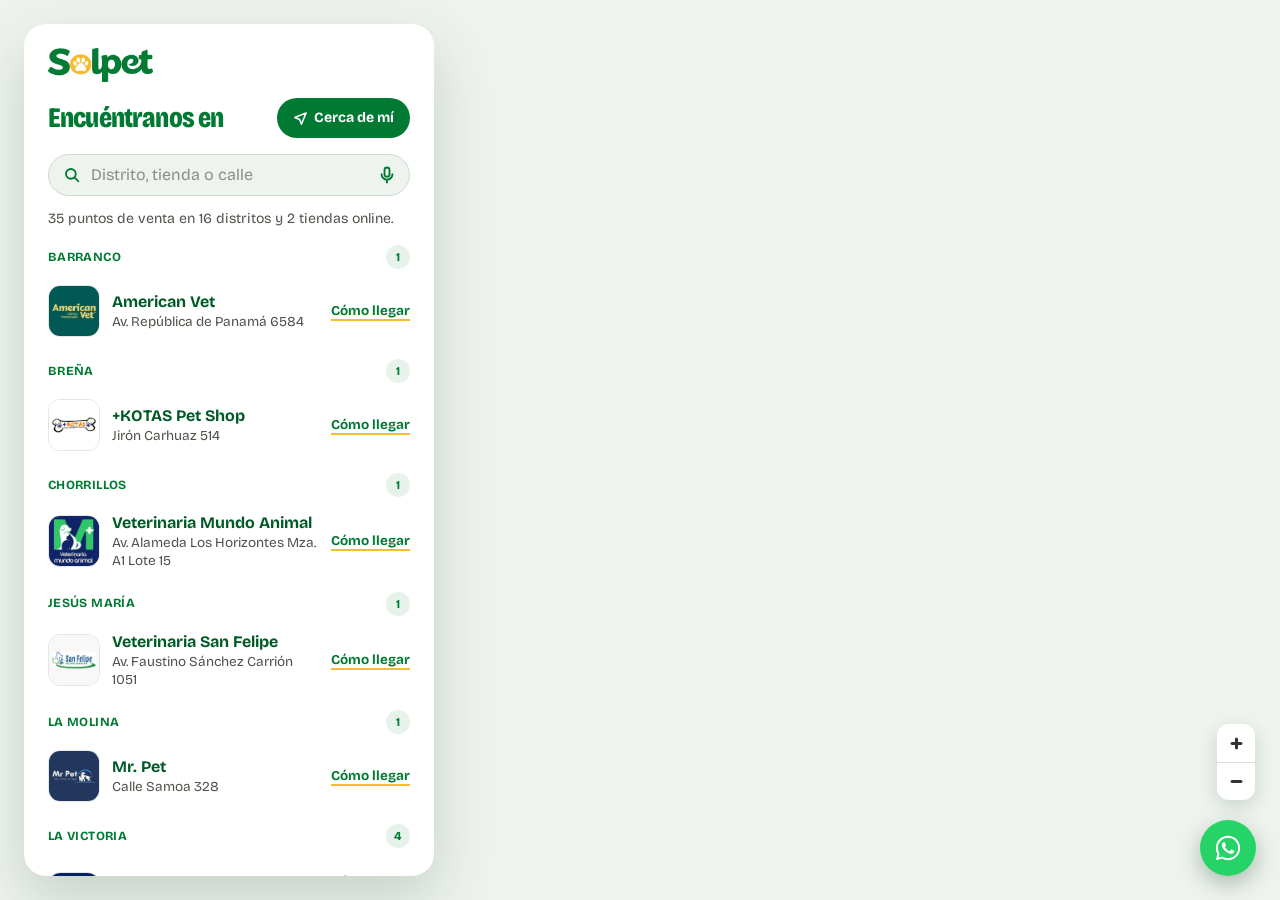
<file: index.html>
<!doctype html>
<html lang="es">
<head>
  <meta charset="utf-8">
  <meta name="viewport" content="width=device-width, initial-scale=1, viewport-fit=cover">
  <title>Solpet | Puntos de venta</title>
  <meta name="description" content="Encuentra las tiendas y veterinarias de Lima donde están los productos de Solpet.">
  <meta name="theme-color" content="#007A33">
  <link rel="icon" type="image/png" href="assets/favicon.png">
  <link rel="apple-touch-icon" href="assets/apple-touch-icon.png">
  <link rel="canonical" href="https://unrecord.github.io/SOLPET/">
  <link rel="manifest" href="manifest.webmanifest">
  <!-- vista previa al compartir el enlace (WhatsApp, Facebook, etc.): las direcciones deben ser completas -->
  <meta property="og:type" content="website">
  <meta property="og:site_name" content="Solpet">
  <meta property="og:locale" content="es_PE">
  <meta property="og:url" content="https://unrecord.github.io/SOLPET/">
  <meta property="og:title" content="Solpet | Encuentra tu punto de venta más cercano">
  <meta property="og:description" content="Tiendas y veterinarias de Lima donde están los productos de Solpet. Busca por distrito, por voz o cerca de ti.">
  <meta property="og:image" content="https://unrecord.github.io/SOLPET/assets/compartir.png">
  <meta property="og:image:width" content="1200">
  <meta property="og:image:height" content="630">
  <meta property="og:image:alt" content="Logo de Solpet y el texto: encuentra tu punto de venta más cercano">
  <meta name="twitter:card" content="summary_large_image">
  <link rel="preconnect" href="https://fonts.googleapis.com">
  <link rel="preconnect" href="https://fonts.gstatic.com" crossorigin>
  <link rel="preconnect" href="https://tiles.openfreemap.org" crossorigin>
  <link href="https://fonts.googleapis.com/css2?family=Bricolage+Grotesque:opsz,wdth,wght@12..96,75..100,400..800&display=swap" rel="stylesheet">
  <link rel="stylesheet" href="assets/vendor/maplibre/maplibre-gl.css">
  <link rel="stylesheet" href="mapa/base.css">
  <link rel="stylesheet" href="mapa/estilos.css">
  <script src="assets/vendor/maplibre/maplibre-gl.js" defer></script>
  <script src="mapa/tiendas.js" defer></script>
  <script src="mapa/mapa.js" defer></script>
  <script src="mapa/lugares.js" defer></script>
  <script src="mapa/app.js" defer></script>
</head>
<body>
  <main>
    <h1 class="sr-only">Solpet: puntos de venta en Lima</h1>
    <div class="map" id="map" role="region" aria-label="Mapa de puntos de venta en Lima"></div>
  </main>
  <noscript><p class="noscript">Para ver el mapa de puntos de venta, activa JavaScript en tu navegador.</p></noscript>

  <!-- barra superior: logo, buscador (con voz) y "cerca de mí" -->
  <header class="bar">
    <div class="bar__row">
      <img class="bar__logo" src="assets/solpet-logo.webp" alt="Solpet" width="640" height="208">
      <div class="search">
        <label class="sr-only" for="store-q">Buscar por distrito, tienda o calle</label>
        <svg viewBox="0 0 24 24" aria-hidden="true" fill="none" stroke="currentColor" stroke-width="2.4" stroke-linecap="round"><circle cx="10.5" cy="10.5" r="6.5"/><path d="m15.5 15.5 5 5"/></svg>
        <input id="store-q" type="search" placeholder="Distrito, tienda o calle" autocomplete="off" enterkeyhint="search">
        <button class="search__mic" id="voice" type="button" aria-label="Buscar por voz: di tu distrito o zona" hidden>
          <svg viewBox="0 0 24 24" aria-hidden="true" fill="none" stroke="currentColor" stroke-width="2.2" stroke-linecap="round" stroke-linejoin="round"><rect x="9" y="3" width="6" height="11" rx="3"/><path d="M5.5 11a6.5 6.5 0 0 0 13 0M12 17.5V21"/></svg>
        </button>
      </div>
      <button class="btn btn--verde bar__near" id="near-me" type="button" aria-label="Ver los puntos de venta más cercanos a mí">
        <svg viewBox="0 0 24 24" aria-hidden="true" fill="none" stroke="currentColor" stroke-width="2.4" stroke-linecap="round" stroke-linejoin="round"><path d="M21 3 3 10.5l7.5 3 3 7.5z"/></svg>
        <span>Cerca de mí</span>
      </button>
    </div>
    <p class="bar__count" id="store-count" aria-live="polite"></p>
  </header>

  <!-- contacto por WhatsApp: el mensaje se arma al tocarlo (con el lugar buscado, si hay uno) -->
  <aside aria-label="Contacto">
  <a class="wsp" id="wsp" href="https://wa.me/51960471967" target="_blank" rel="noopener"
     aria-label="Escríbenos por WhatsApp al 960 471 967 para saber cuál es la tienda más cercana" title="Escríbenos por WhatsApp">
    <svg viewBox="0 0 32 32" aria-hidden="true"><path fill="currentColor" d="M16.04 3C8.86 3 3.02 8.83 3.02 16c0 2.29.6 4.53 1.74 6.5L3 29l6.68-1.75A13 13 0 0 0 16.04 29C23.2 29 29 23.17 29 16S23.2 3 16.04 3Zm0 23.8c-2 0-3.95-.54-5.65-1.55l-.4-.24-3.97 1.04 1.06-3.86-.26-.4A10.77 10.77 0 0 1 5.2 16c0-5.97 4.86-10.82 10.84-10.82 5.97 0 10.8 4.85 10.8 10.82 0 5.96-4.84 10.8-10.8 10.8Zm5.93-8.1c-.33-.16-1.93-.95-2.23-1.06-.3-.11-.52-.16-.73.16-.22.33-.84 1.06-1.03 1.27-.19.22-.38.25-.7.08-.33-.16-1.38-.5-2.62-1.6-.97-.87-1.62-1.93-1.81-2.26-.19-.32-.02-.5.14-.66.15-.15.33-.38.49-.57.16-.19.22-.33.33-.54.1-.22.05-.41-.03-.57-.08-.16-.73-1.76-1-2.41-.27-.63-.54-.55-.73-.56h-.62c-.22 0-.57.08-.87.41-.3.32-1.14 1.11-1.14 2.71s1.17 3.15 1.33 3.36c.16.22 2.3 3.5 5.56 4.91.78.34 1.39.54 1.86.69.78.25 1.49.21 2.05.13.63-.09 1.93-.79 2.2-1.55.27-.76.27-1.41.19-1.55-.08-.13-.3-.21-.62-.37Z"/></svg>
  </a>
  </aside>

  <!-- avisos breves en el celular (ubicación, búsqueda por voz, tienda más cercana) -->
  <p class="toast" id="toast" role="status" aria-live="polite"></p>

  <!-- tarjetas que se deslizan; cada una corresponde a un pin -->
  <section class="deck" aria-label="Puntos de venta">
    <div class="deck__actions">
      <button class="btn deck__list-btn" id="open-list" type="button" aria-expanded="false" aria-controls="sheet">
        <svg viewBox="0 0 24 24" aria-hidden="true" fill="none" stroke="currentColor" stroke-width="2.4" stroke-linecap="round"><path d="M8 6h13M8 12h13M8 18h13"/><circle cx="3.5" cy="6" r="1.2" fill="currentColor"/><circle cx="3.5" cy="12" r="1.2" fill="currentColor"/><circle cx="3.5" cy="18" r="1.2" fill="currentColor"/></svg>
        <span>Ver lista</span>
      </button>
      <button class="deck__min" id="toggle-deck" type="button" aria-expanded="true" aria-controls="deck" aria-label="Ocultar las tiendas para ver más mapa">
        <svg viewBox="0 0 24 24" aria-hidden="true" fill="none" stroke-width="2.6" stroke-linecap="round" stroke-linejoin="round"><path d="m6 5 6 6 6-6" stroke="var(--verde)"/><path d="m6 12 6 6 6-6" stroke="var(--amarillo)"/></svg>
      </button>
    </div>
    <button class="deck__nav deck__nav--prev" type="button" data-dir="-1" aria-label="Tienda anterior"><svg viewBox="0 0 24 24" aria-hidden="true" fill="none" stroke="currentColor" stroke-width="2.6" stroke-linecap="round" stroke-linejoin="round"><path d="m15 5-7 7 7 7"/></svg></button>
    <ul class="deck__track" id="deck"></ul>
    <button class="deck__nav deck__nav--next" type="button" data-dir="1" aria-label="Tienda siguiente"><svg viewBox="0 0 24 24" aria-hidden="true" fill="none" stroke="currentColor" stroke-width="2.6" stroke-linecap="round" stroke-linejoin="round"><path d="m9 5 7 7-7 7"/></svg></button>
  </section>

  <!-- lista completa por distrito -->
  <aside class="sheet" id="sheet" aria-labelledby="t-lista" inert>
    <div class="sheet__head">
      <span class="sheet__grip" aria-hidden="true"></span>
      <h2 class="sheet__title" id="t-lista">Encuéntranos en</h2>
      <button class="sheet__close" id="close-list" type="button" aria-label="Cerrar la lista y volver al mapa">
        <svg viewBox="0 0 24 24" aria-hidden="true" fill="none" stroke="currentColor" stroke-width="2.6" stroke-linecap="round"><path d="M6 6l12 12M18 6 6 18"/></svg>
      </button>
    </div>
    <div class="sheet__list" id="store-list"></div>
  </aside>
</body>
</html>
</file>
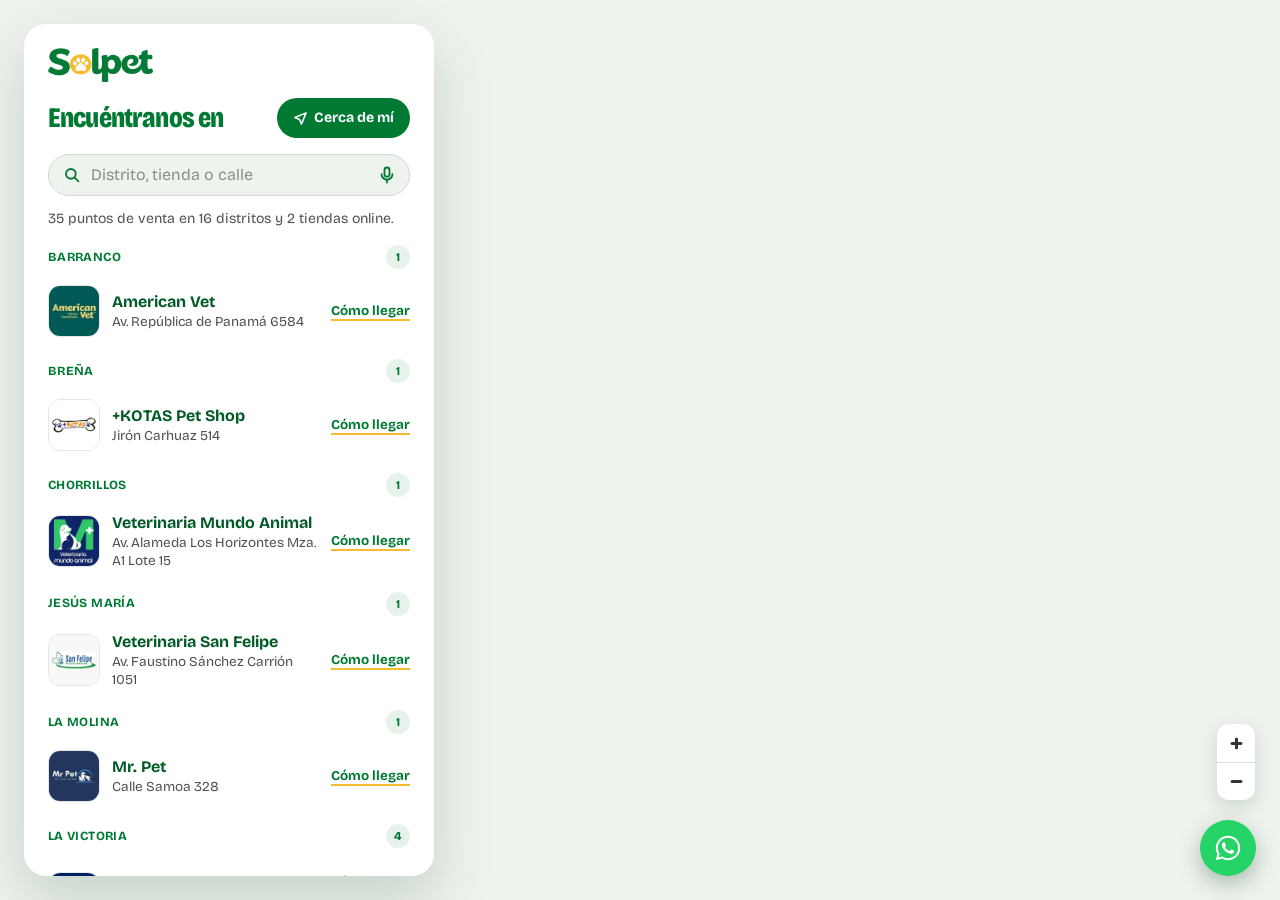
<file: propuesta-1/index.html>
<!doctype html>
<html lang="es">
<head>
  <meta charset="utf-8">
  <meta name="viewport" content="width=device-width, initial-scale=1">
  <title>Solpet | Puntos de venta</title>
  <meta name="robots" content="noindex">
  <!-- direccion anterior del mapa: lleva al mapa publicado en la raiz del sitio -->
  <link rel="canonical" href="../">
  <meta http-equiv="refresh" content="0; url=../">
  <script>location.replace('../' + location.search + location.hash);</script>
</head>
<body>
  <p><a href="../">Ir al mapa de puntos de venta de Solpet</a></p>
</body>
</html>
</file>
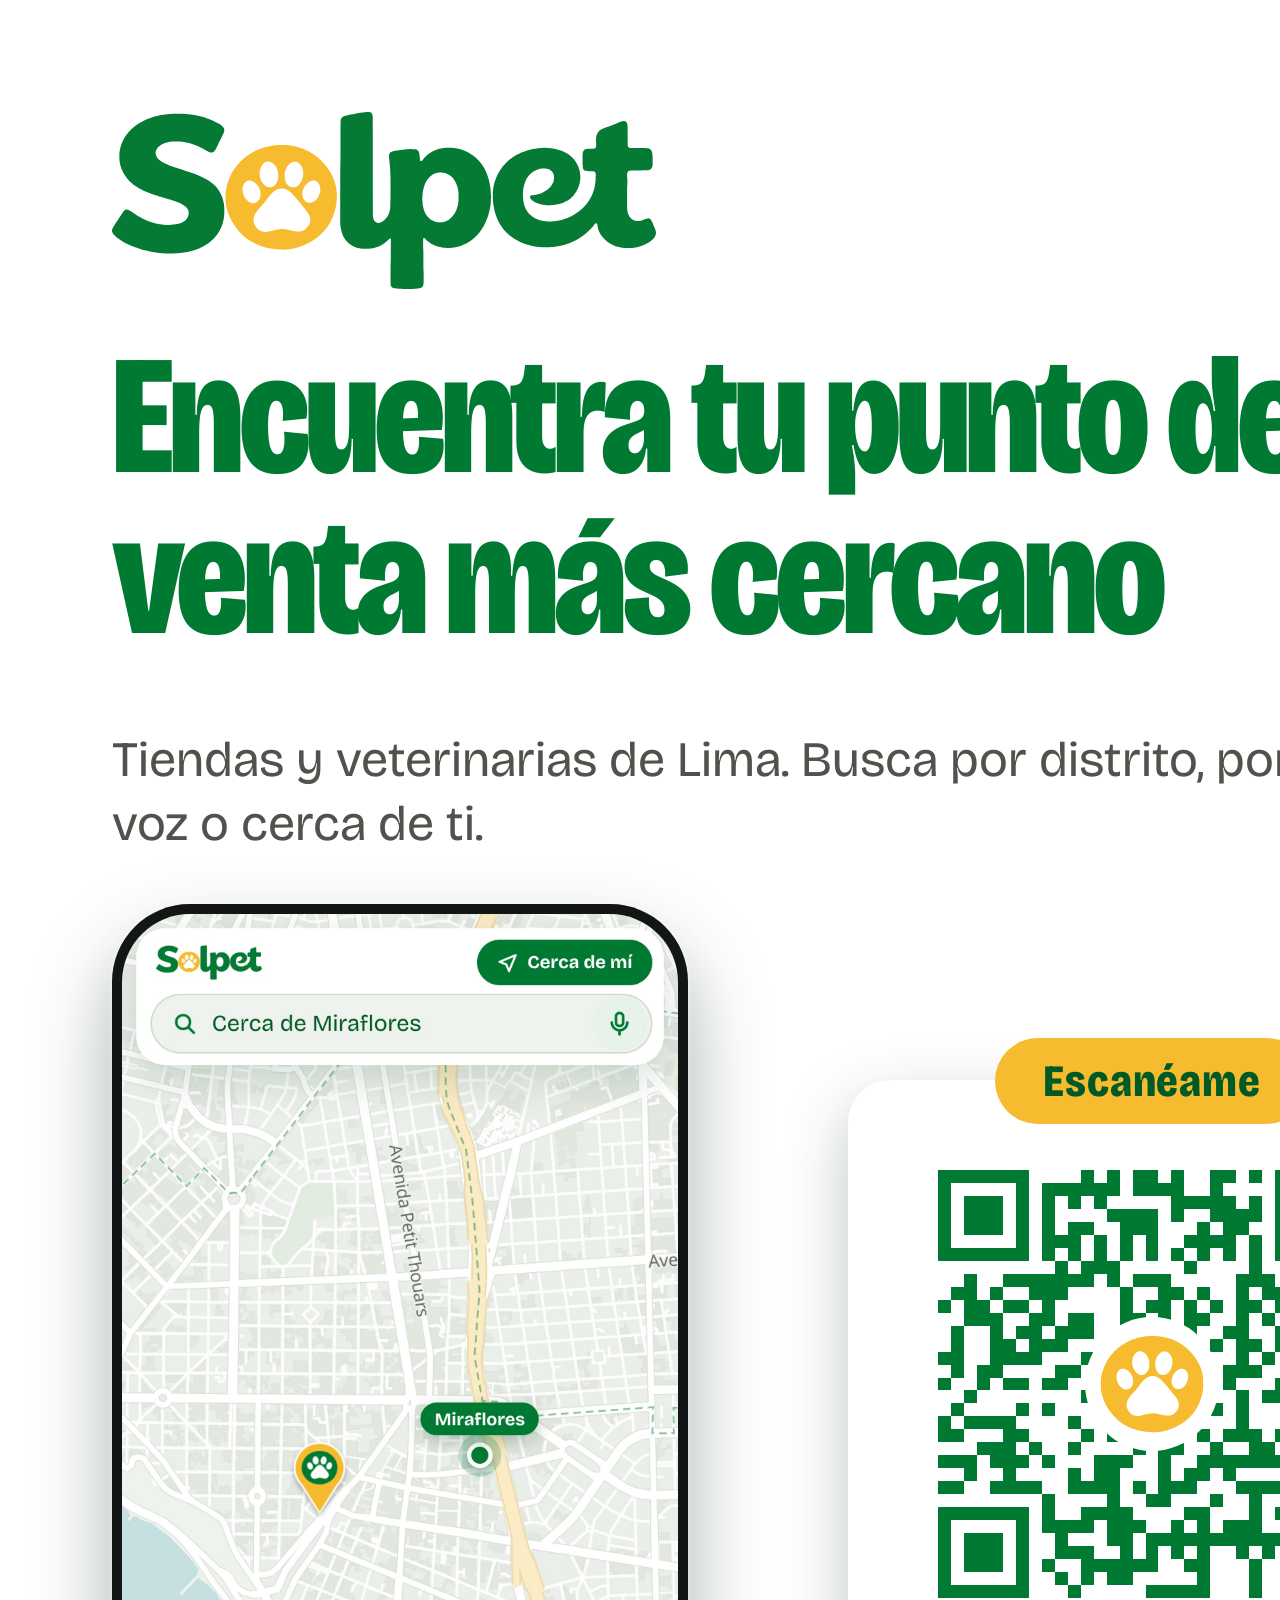
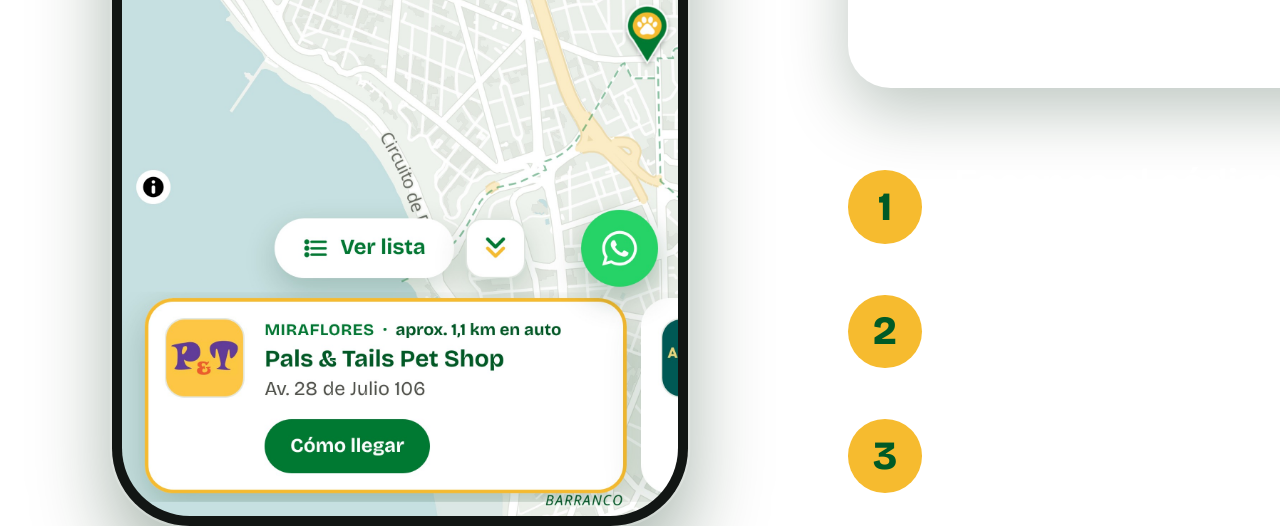
<file: publicidad/fuente/afiche-a3.html>
<!doctype html>
<html lang="es" data-impresion="297x420" data-vista="1200">
<head>
<meta charset="utf-8">
<title>Afiche A3 · Mapa de puntos de venta Solpet</title>
<link href="https://fonts.googleapis.com/css2?family=Bricolage+Grotesque:opsz,wdth,wght@12..96,75..100,400..800&display=block" rel="stylesheet">
<link rel="stylesheet" href="comun.css">
<style>
  .logo { position: absolute; left: 7rem; top: 7rem; width: 34rem; }
  .etiqueta { position: absolute; right: 7rem; top: 9rem; font-size: 1.8rem; padding: .8rem 2rem; }
  .titular { position: absolute; left: 7rem; top: 21rem; width: 86rem; font-size: 10.6rem; }
  .sub { position: absolute; left: 7rem; top: 45.5rem; width: 74rem; font-size: 3.1rem; line-height: 1.3; }
  .panel { left: calc(-1 * var(--b)); right: calc(-1 * var(--b)); top: 61rem; bottom: calc(-1 * var(--b)); background: var(--verde); overflow: hidden; }
  .banda { left: calc(-1 * var(--b)); right: calc(-1 * var(--b)); bottom: calc(-1 * var(--b)); height: calc(2.6rem + var(--b)); background: var(--amarillo); }
  .celular { left: 7rem; top: 56.5rem; --cw: 36rem; }
  .qr { left: 53rem; top: 67.5rem; width: 38rem; padding: 2.4rem; }
  .qr__cta { top: -2.6rem; font-size: 2.8rem; padding: 1rem 3rem; }
  .pasos { position: absolute; left: 53rem; top: 110rem; width: 41rem; gap: 1.9rem; color: var(--blanco); }
  .pasos li { gap: 2rem; }
  .pasos b { width: 4.6rem; height: 4.6rem; font-size: 2.5rem; }
  .pasos span { font-size: 2.45rem; }
</style>
</head>
<body>
<div class="pieza">
  <img class="logo" src="../../assets/solpet-logo.svg" alt="Solpet">
  <span class="etiqueta">Mapa de puntos de venta</span>
  <h1 class="titular">Encuentra tu punto de venta más cercano</h1>
  <p class="sub">Tiendas y veterinarias de Lima. Busca por distrito, por voz o cerca de ti.</p>

  <div class="sangra panel">
    <div class="halo" style="width:70rem;height:70rem;left:-9rem;top:4rem"></div>
    <div class="halo" style="width:50rem;height:50rem;left:1rem;top:14rem"></div>
    <img class="pin" src="../../assets/pin.svg" style="width:6rem;left:45rem;top:2rem;transform:rotate(8deg)">
  </div>
  <div class="sangra banda"></div>

  <div class="celular"><img src="app-celular.jpg" alt=""></div>

  <div class="qr">
    <span class="qr__cta">Escanéame</span>
    <img src="../../qr/qr-mapa-solpet.svg" alt="Código QR del mapa de puntos de venta">
  </div>
  <ol class="pasos">
    <li><b>1</b><span>Escanea el código con la cámara de tu celular</span></li>
    <li><b>2</b><span>Busca tu distrito, dilo por voz o toca «Cerca de mí»</span></li>
    <li><b>3</b><span>Toca «Cómo llegar» y ve con Google Maps</span></li>
  </ol>
</div>
</body>
</html>
</file>
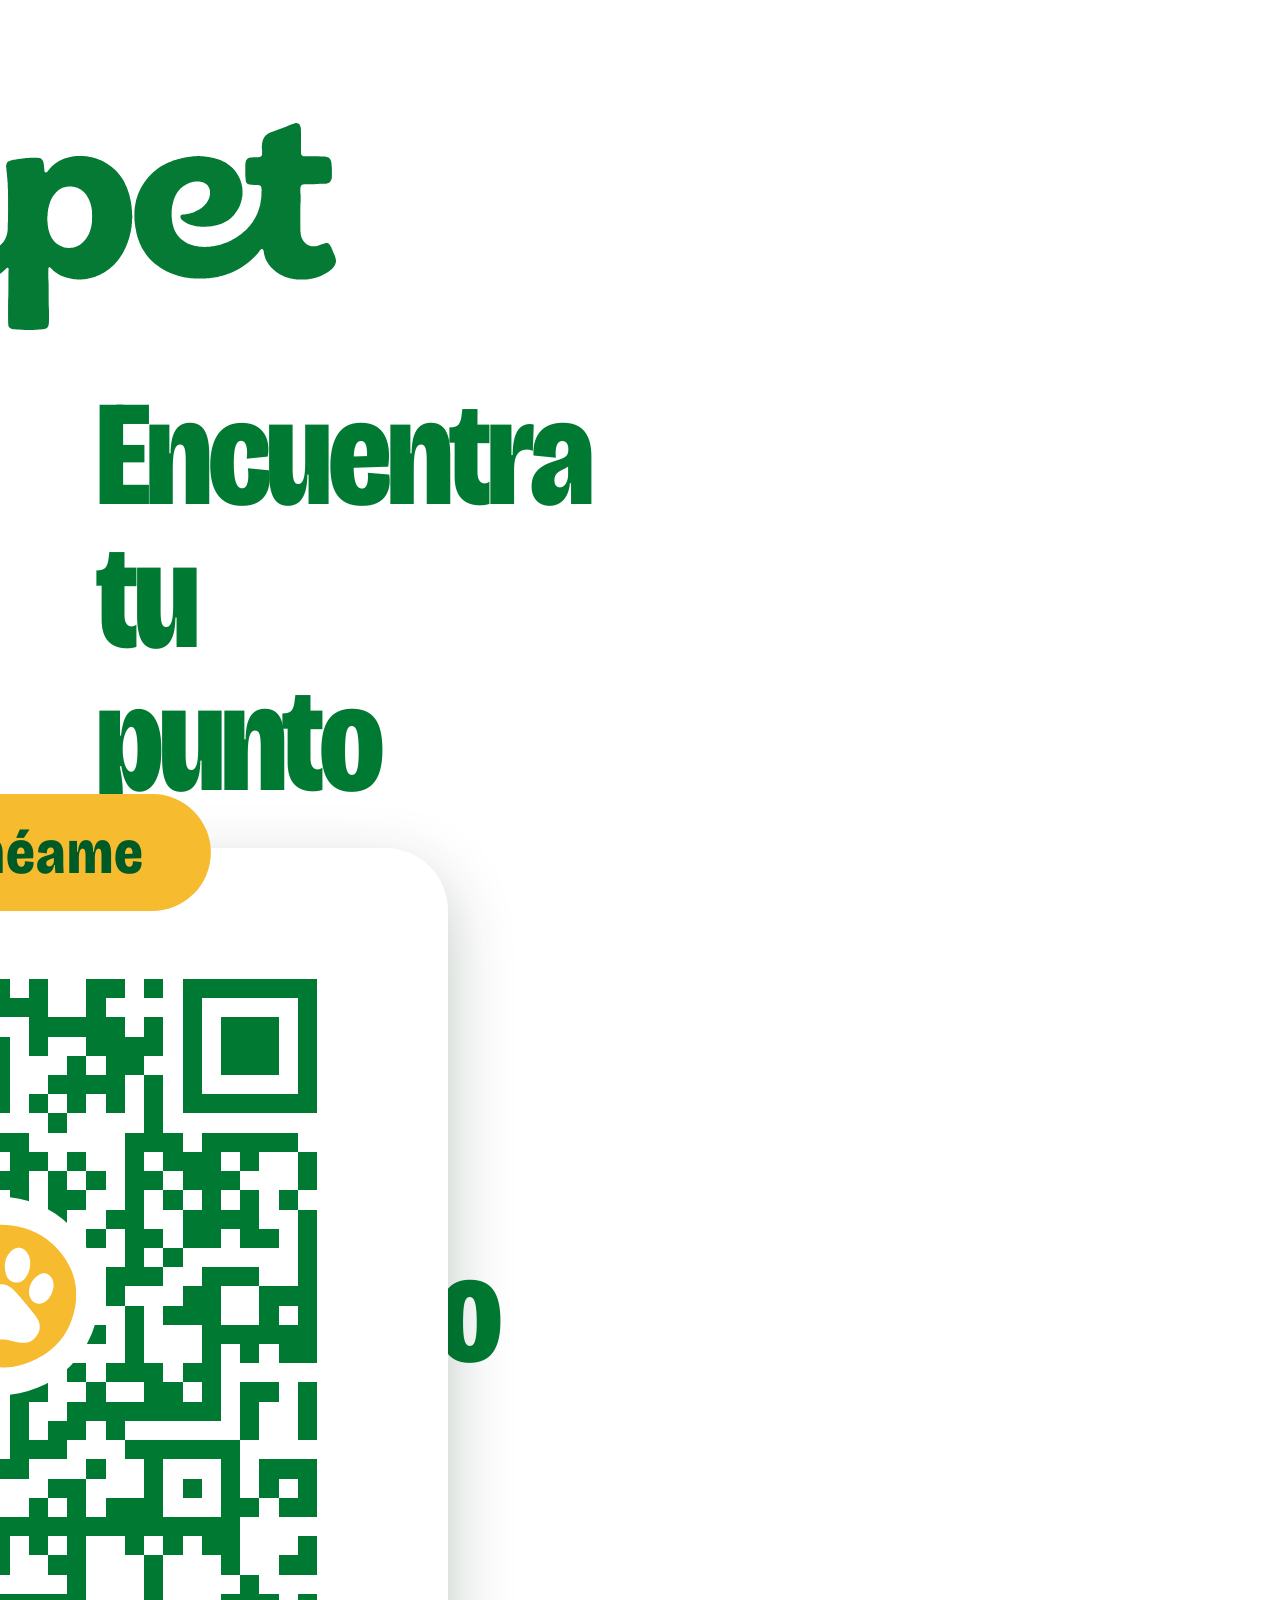
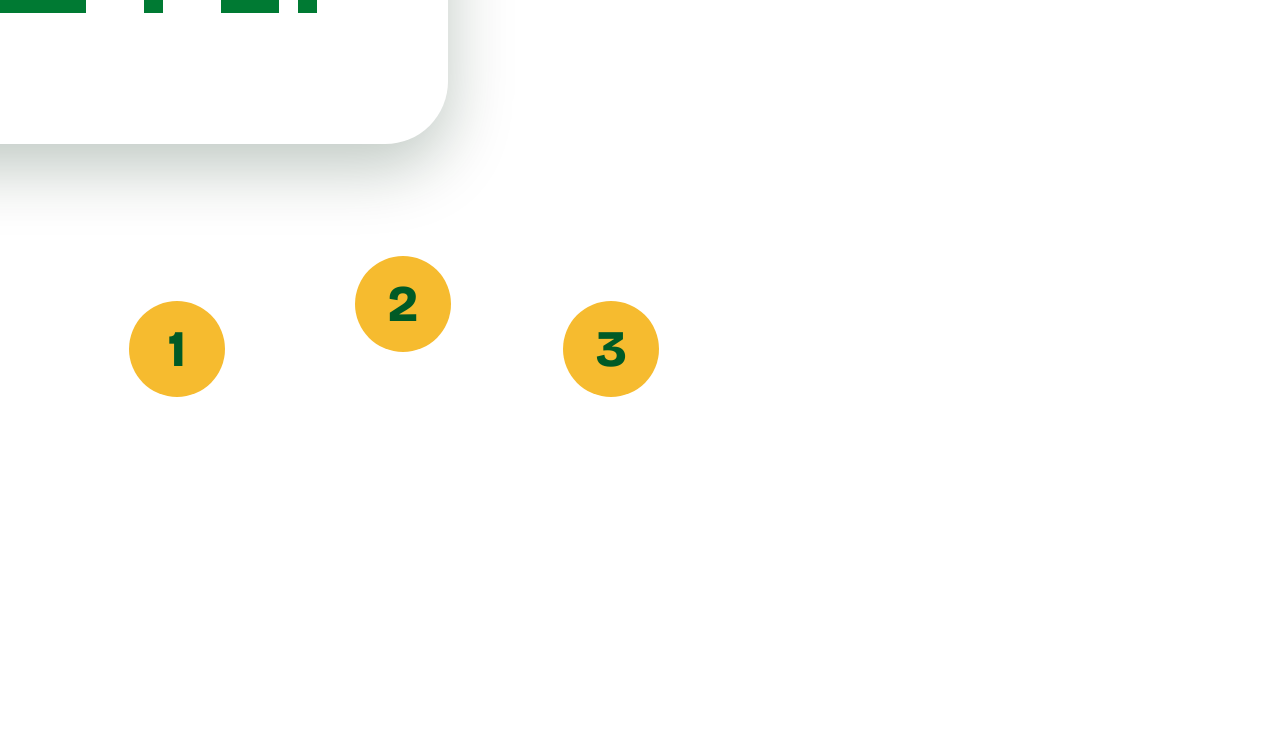
<file: publicidad/fuente/hablador-a5.html>
<!doctype html>
<html lang="es" data-impresion="148x210" data-vista="900">
<head>
<meta charset="utf-8">
<title>Hablador A5 · Mapa de puntos de venta Solpet</title>
<link href="https://fonts.googleapis.com/css2?family=Bricolage+Grotesque:opsz,wdth,wght@12..96,75..100,400..800&display=block" rel="stylesheet">
<link rel="stylesheet" href="comun.css">
<style>
  /* para mostradores y mesas: el QR es el protagonista */
  .logo { position: absolute; left: 50%; transform: translateX(-50%); top: 7rem; width: 42rem; }
  .titular { position: absolute; left: 6rem; right: 6rem; top: 24rem; font-size: 9.4rem; text-align: center; }
  .panel { left: calc(-1 * var(--b)); right: calc(-1 * var(--b)); top: 78rem; bottom: calc(-1 * var(--b)); background: var(--verde); overflow: hidden; }
  .banda { left: calc(-1 * var(--b)); right: calc(-1 * var(--b)); bottom: calc(-1 * var(--b)); height: calc(3rem + var(--b)); background: var(--amarillo); }
  .qr { left: 50%; transform: translateX(-50%); top: 53rem; width: 56rem; padding: 3.4rem; }
  .qr__cta { top: -3.4rem; font-size: 3.8rem; padding: 1.4rem 4.2rem; }
  .pasos { position: absolute; left: 5rem; right: 5rem; top: 116rem; grid-template-columns: repeat(3, 1fr); gap: 3rem; color: var(--blanco); }
  .pasos li { grid-template-columns: 1fr; justify-items: center; text-align: center; gap: 1.6rem; }
  .pasos b { width: 6rem; height: 6rem; font-size: 3.2rem; }
  .pasos span { font-size: 3.1rem; }
</style>
</head>
<body>
<div class="pieza">
  <img class="logo" src="../../assets/solpet-logo.svg" alt="Solpet">
  <h1 class="titular">Encuentra tu punto de venta más cercano</h1>
  <div class="sangra panel">
    <div class="halo" style="width:70rem;height:70rem;left:-25rem;top:20rem"></div>
    <div class="halo" style="width:60rem;height:60rem;left:70rem;top:-10rem"></div>
  </div>
  <div class="sangra banda"></div>
  <div class="qr">
    <span class="qr__cta">Escanéame</span>
    <img src="../../qr/qr-mapa-solpet.svg" alt="Código QR del mapa de puntos de venta">
  </div>
  <ol class="pasos">
    <li><b>1</b><span>Escanea el código</span></li>
    <li><b>2</b><span>Busca tu distrito o dilo por voz</span></li>
    <li><b>3</b><span>Toca «Cómo llegar»</span></li>
  </ol>
</div>
</body>
</html>
</file>
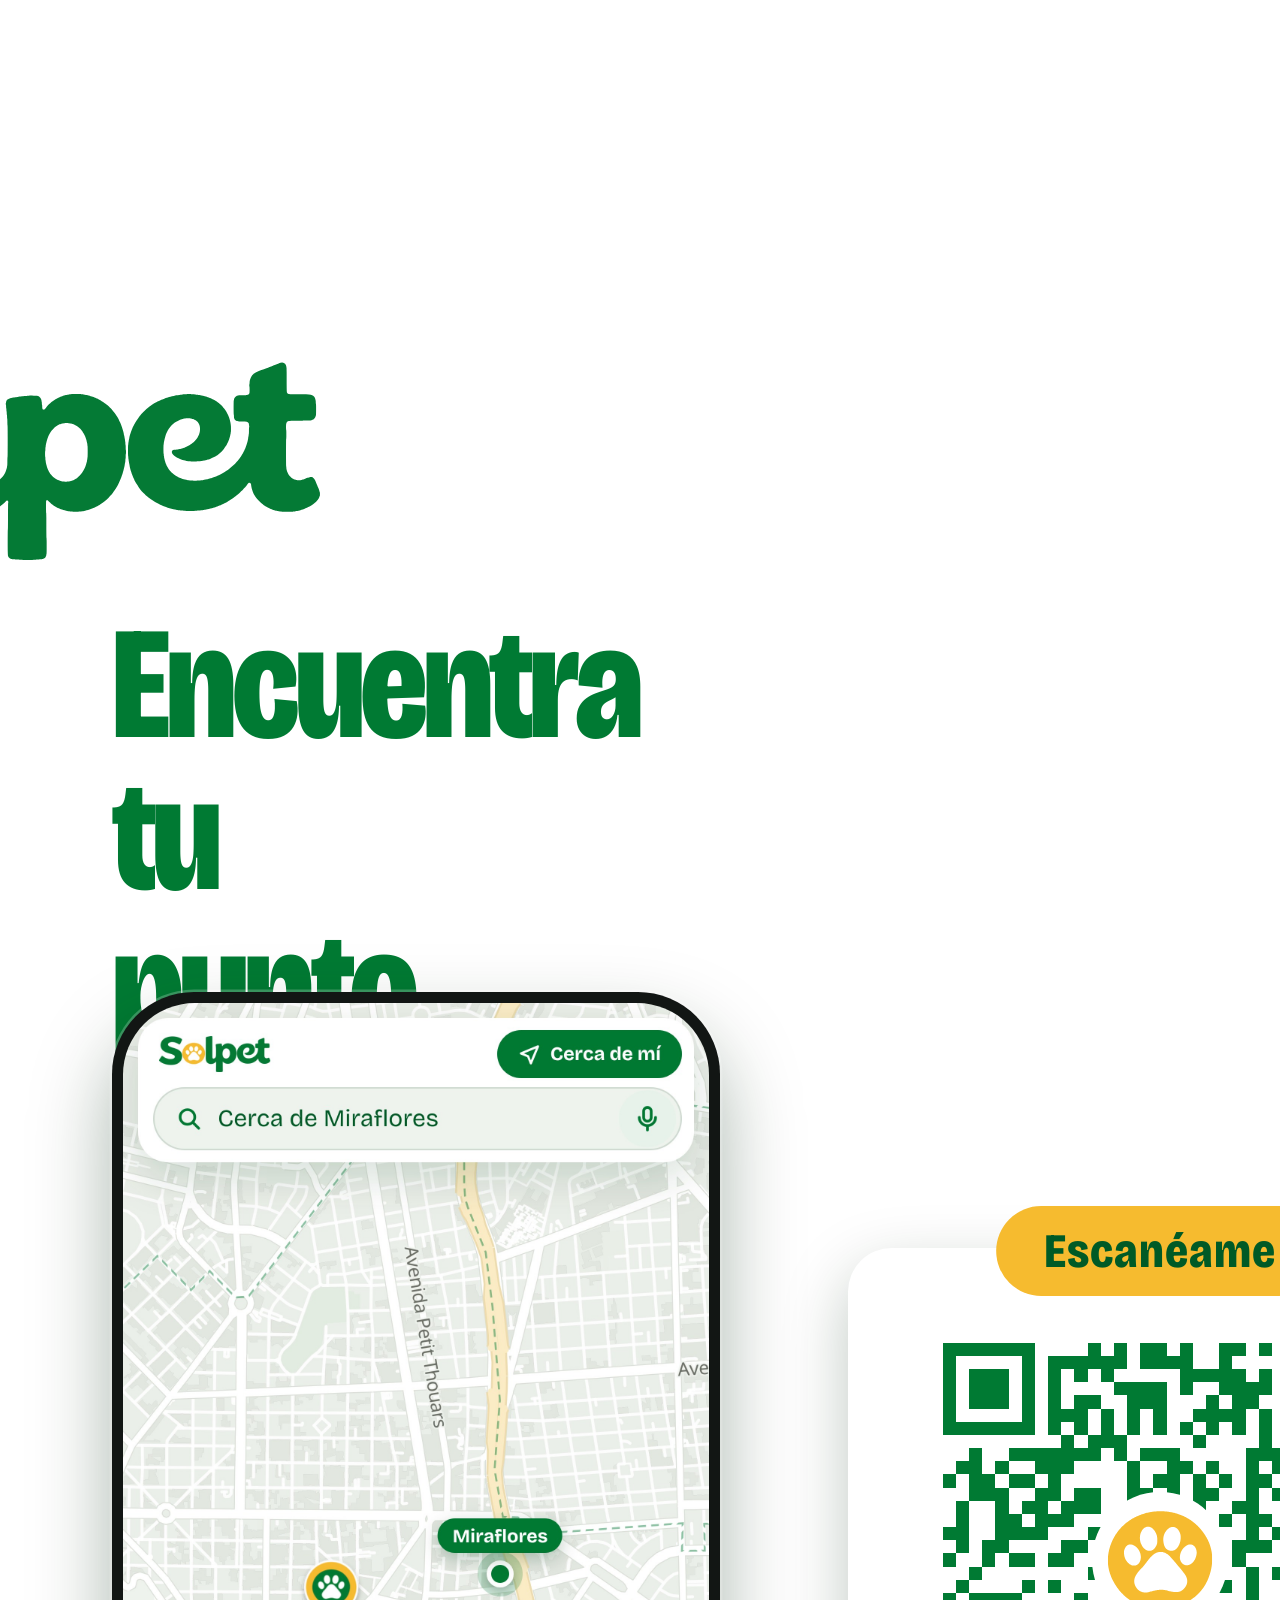
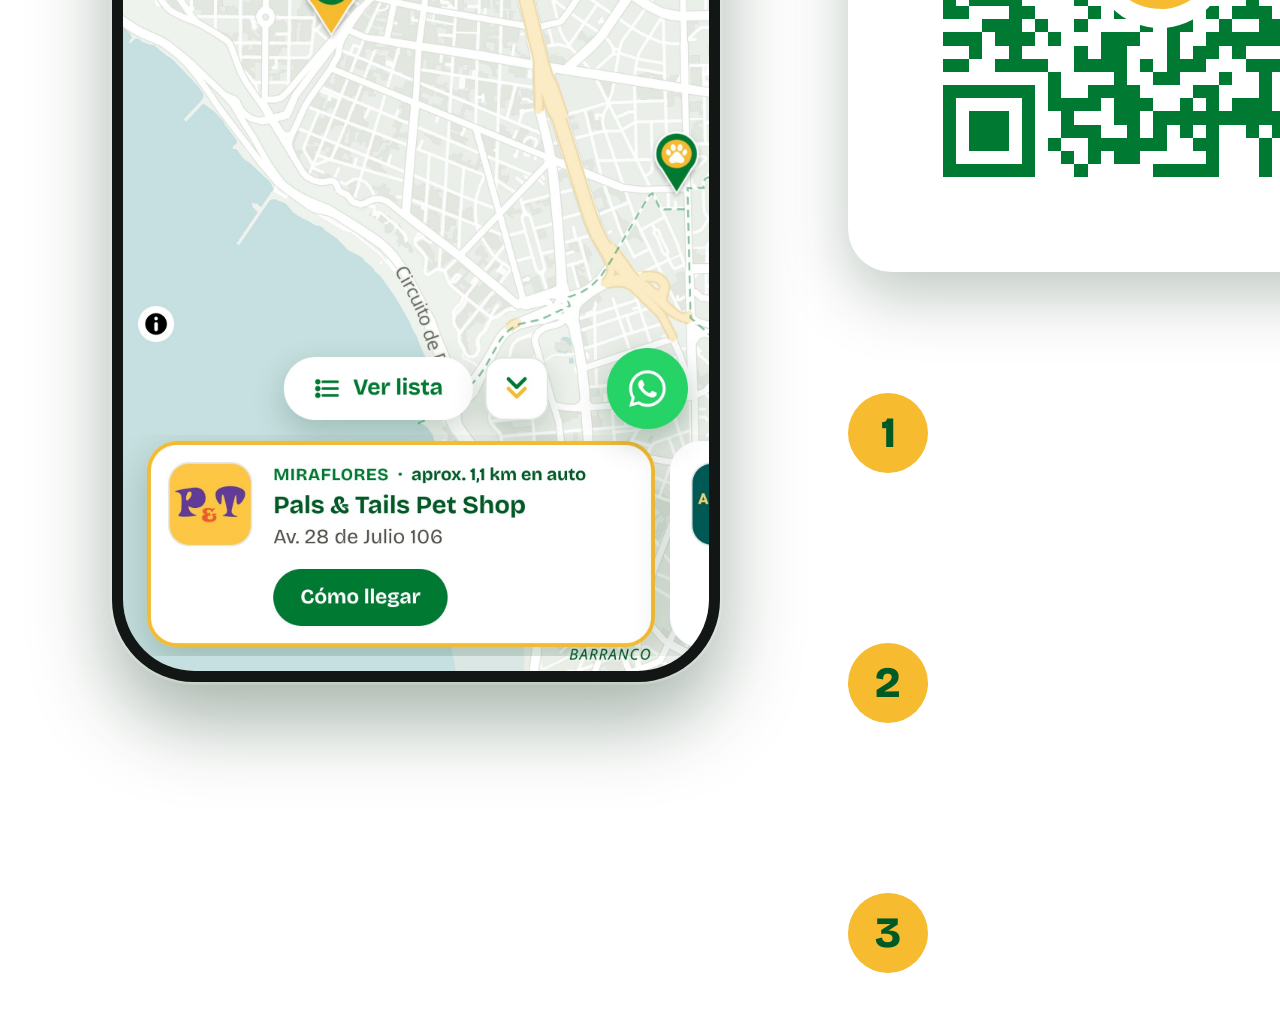
<file: publicidad/fuente/historia-1080x1920.html>
<!doctype html>
<html lang="es" data-digital="1080x1920">
<head>
<meta charset="utf-8">
<title>Historia 1080 × 1920 · Mapa de puntos de venta Solpet</title>
<link href="https://fonts.googleapis.com/css2?family=Bricolage+Grotesque:opsz,wdth,wght@12..96,75..100,400..800&display=block" rel="stylesheet">
<link rel="stylesheet" href="comun.css">
<style>
  /* Instagram y WhatsApp tapan ~14 % arriba y ~18 % abajo: lo importante va en el centro */
  .logo { position: absolute; left: 50%; transform: translateX(-50%); top: 22rem; width: 40rem; }
  .titular { position: absolute; left: 7rem; right: 7rem; top: 38rem; font-size: 10rem; text-align: center; }
  .panel { left: 0; right: 0; top: 68rem; bottom: 0; background: var(--verde); overflow: hidden; }
  .celular { left: 7rem; top: 62rem; --cw: 38rem; }
  .qr { left: 53rem; top: 78rem; width: 39rem; padding: 2.6rem; }
  .qr__cta { top: -2.6rem; font-size: 3rem; padding: 1rem 3rem; }
  .pasos { position: absolute; left: 53rem; right: 6rem; top: 122rem; gap: 2.2rem; color: var(--blanco); }
  .pasos li { gap: 1.8rem; }
  .pasos b { width: 5rem; height: 5rem; font-size: 2.7rem; }
  .pasos span { font-size: 2.8rem; }
  .banda { left: 0; right: 0; bottom: 0; height: 2.4rem; background: var(--amarillo); }
</style>
</head>
<body>
<div class="pieza">
  <img class="logo" src="../../assets/solpet-logo.svg" alt="Solpet">
  <h1 class="titular">Encuentra tu punto de venta más cercano</h1>
  <div class="sangra panel">
    <div class="halo" style="width:80rem;height:80rem;left:-25rem;top:10rem"></div>
    <div class="halo" style="width:55rem;height:55rem;left:-12rem;top:22rem"></div>
    <img class="pin" src="../../assets/pin.svg" style="width:6rem;left:88rem;top:4rem;transform:rotate(8deg)">
  </div>
  <div class="sangra banda"></div>
  <div class="celular"><img src="app-celular.jpg" alt=""></div>
  <div class="qr">
    <span class="qr__cta">Escanéame</span>
    <img src="../../qr/qr-mapa-solpet.svg" alt="Código QR del mapa de puntos de venta">
  </div>
  <ol class="pasos">
    <li><b>1</b><span>Escanea el código</span></li>
    <li><b>2</b><span>Busca tu distrito o dilo por voz</span></li>
    <li><b>3</b><span>Toca «Cómo llegar»</span></li>
  </ol>
</div>
</body>
</html>
</file>
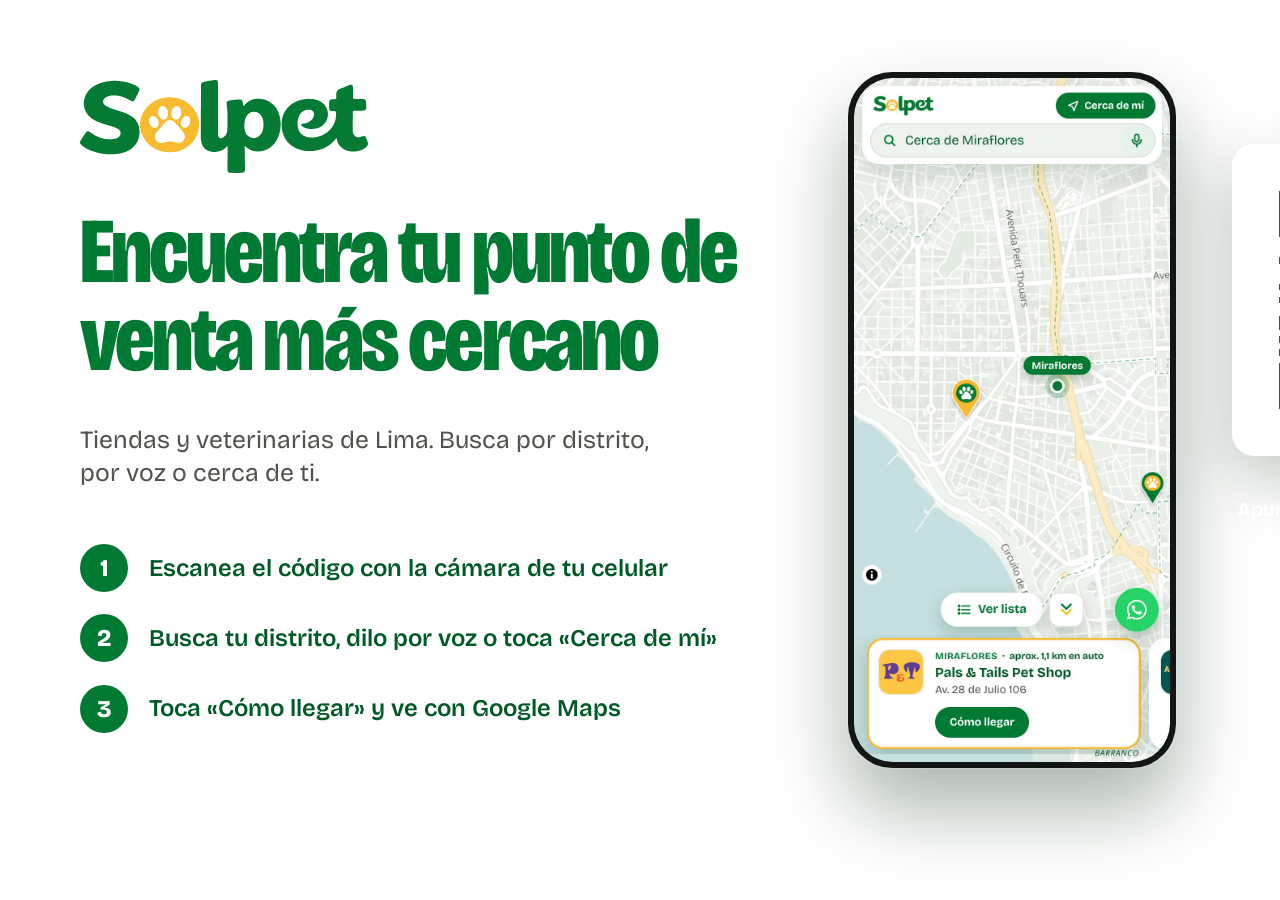
<file: publicidad/fuente/pantalla-1920x1080.html>
<!doctype html>
<html lang="es" data-digital="1920x1080">
<head>
<meta charset="utf-8">
<title>Pantalla 1920 × 1080 · Mapa de puntos de venta Solpet</title>
<link href="https://fonts.googleapis.com/css2?family=Bricolage+Grotesque:opsz,wdth,wght@12..96,75..100,400..800&display=block" rel="stylesheet">
<link rel="stylesheet" href="comun.css">
<style>
  /* para un TV o monitor en el stand: el QR se escanea desde la pantalla */
  .logo { position: absolute; left: 5rem; top: 5rem; width: 18rem; }
  .titular { position: absolute; left: 5rem; top: 13rem; width: 42rem; font-size: 5.8rem; }
  .sub { position: absolute; left: 5rem; top: 26.5rem; width: 38rem; font-size: 1.55rem; line-height: 1.35; }
  .pasos { position: absolute; left: 5rem; top: 34rem; width: 40rem; gap: 1.4rem; }
  .pasos li { gap: 1.3rem; }
  .pasos b { width: 3rem; height: 3rem; font-size: 1.5rem; background: var(--verde); color: var(--blanco); }
  .pasos span { font-size: 1.5rem; color: var(--verde-900); }
  .panel { left: 50rem; right: 0; top: 0; bottom: 0; background: var(--verde); overflow: hidden; }
  .banda { left: 0; right: 0; bottom: 0; height: 1rem; background: var(--amarillo); }
  .celular { left: 53rem; top: 4.5rem; --cw: 20.5rem; }
  .qr { left: 77rem; top: 9rem; width: 19.5rem; padding: 1.3rem; }
  .qr__cta { top: -1.7rem; font-size: 1.6rem; padding: .6rem 1.8rem; }
  .bajo-qr { position: absolute; left: 77rem; width: 19.5rem; top: 31rem; text-align: center; color: var(--blanco); font-size: 1.25rem; font-weight: 600; line-height: 1.35; }
</style>
</head>
<body>
<div class="pieza">
  <img class="logo" src="../../assets/solpet-logo.svg" alt="Solpet">
  <h1 class="titular">Encuentra tu punto de venta más cercano</h1>
  <p class="sub">Tiendas y veterinarias de Lima. Busca por distrito, por voz o cerca de ti.</p>
  <ol class="pasos">
    <li><b>1</b><span>Escanea el código con la cámara de tu celular</span></li>
    <li><b>2</b><span>Busca tu distrito, dilo por voz o toca «Cerca de mí»</span></li>
    <li><b>3</b><span>Toca «Cómo llegar» y ve con Google Maps</span></li>
  </ol>
  <div class="sangra panel">
    <div class="halo" style="width:40rem;height:40rem;left:-4rem;top:12rem"></div>
    <div class="halo" style="width:28rem;height:28rem;left:2rem;top:18rem"></div>
    <img class="pin" src="../../assets/pin.svg" style="width:3.2rem;left:44rem;top:44rem;transform:rotate(8deg)">
  </div>
  <div class="sangra banda"></div>
  <div class="celular"><img src="app-celular.jpg" alt=""></div>
  <div class="qr">
    <span class="qr__cta">Escanéame</span>
    <img src="../../qr/qr-mapa-solpet.svg" alt="Código QR del mapa de puntos de venta">
  </div>
  <p class="bajo-qr">Apunta la cámara de tu celular a la pantalla</p>
</div>
</body>
</html>
</file>
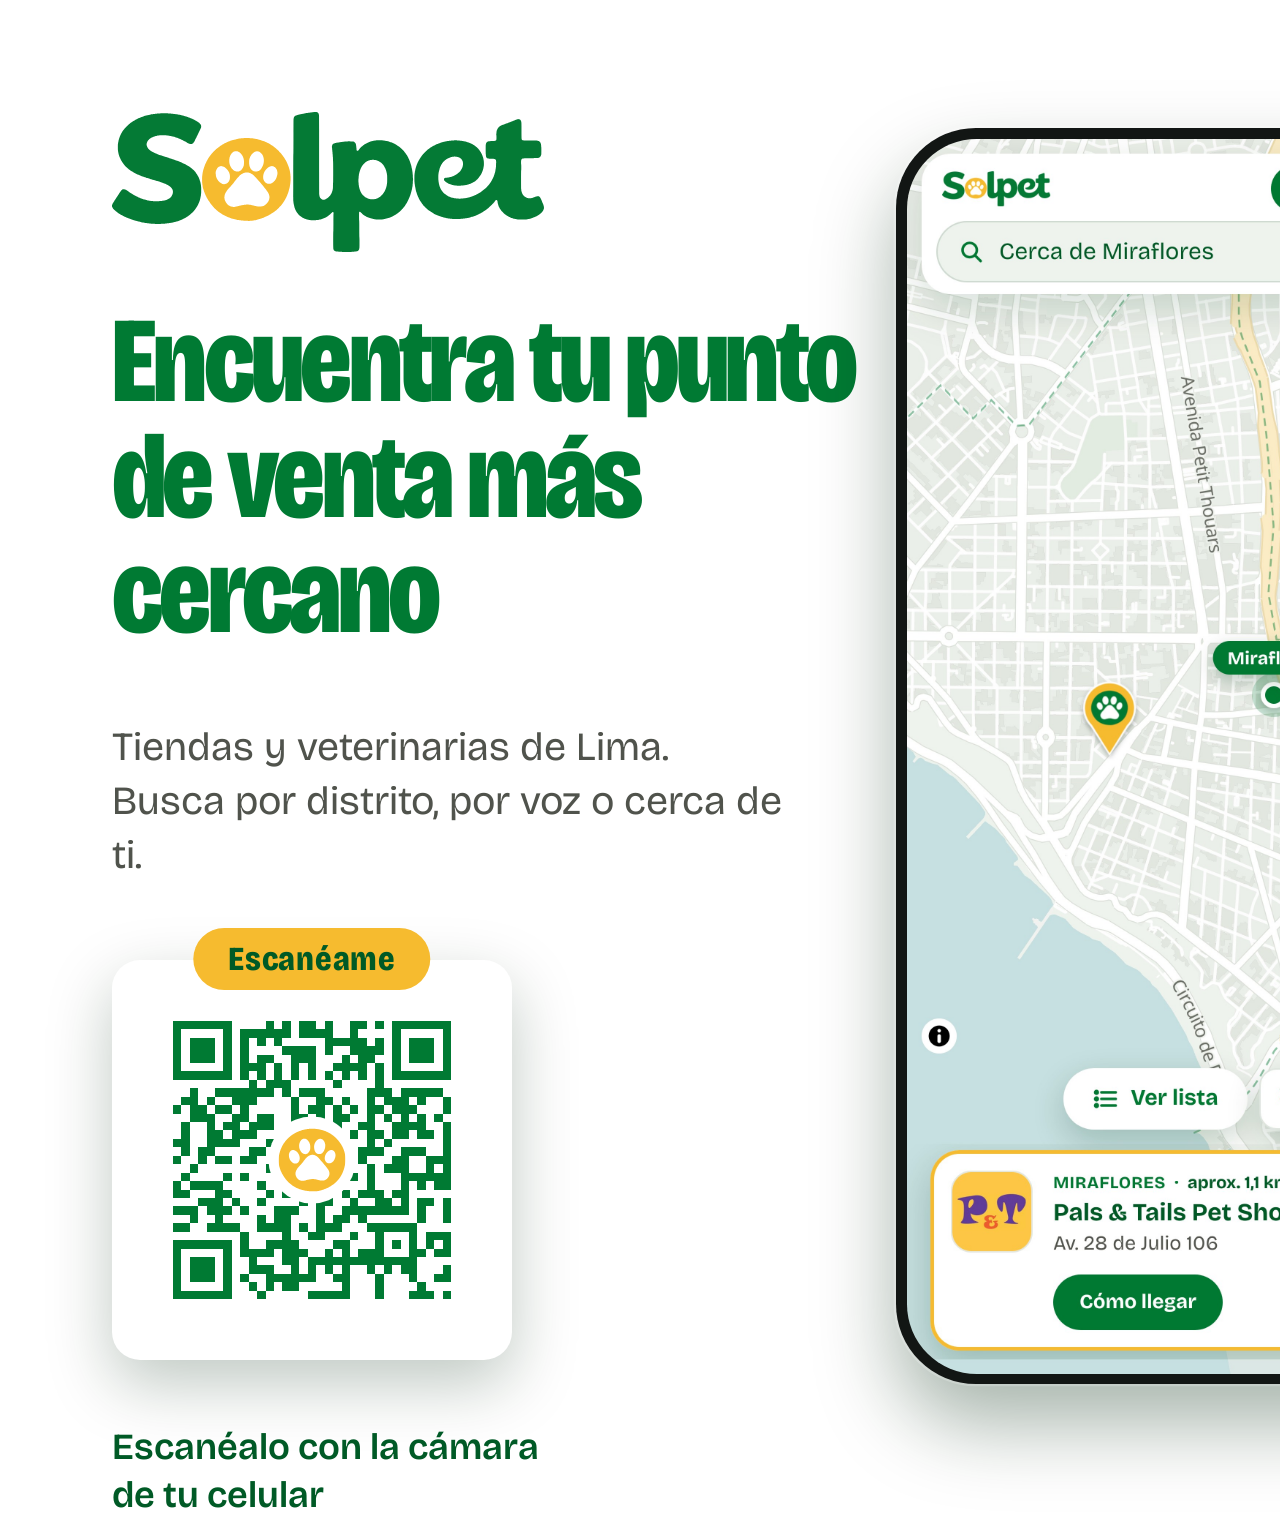
<file: publicidad/fuente/post-1080x1080.html>
<!doctype html>
<html lang="es" data-digital="1080x1080">
<head>
<meta charset="utf-8">
<title>Post 1080 × 1080 · Mapa de puntos de venta Solpet</title>
<link href="https://fonts.googleapis.com/css2?family=Bricolage+Grotesque:opsz,wdth,wght@12..96,75..100,400..800&display=block" rel="stylesheet">
<link rel="stylesheet" href="comun.css">
<style>
  .logo { position: absolute; left: 7rem; top: 7rem; width: 27rem; }
  .titular { position: absolute; left: 7rem; top: 19rem; width: 47rem; font-size: 7.6rem; }
  .sub { position: absolute; left: 7rem; top: 45rem; width: 42rem; font-size: 2.5rem; line-height: 1.35; }
  .qr { left: 7rem; top: 60rem; width: 25rem; padding: 1.7rem; }
  .qr__cta { top: -2rem; font-size: 2.1rem; padding: .7rem 2.2rem; }
  .bajo-qr { position: absolute; left: 7rem; top: 89rem; width: 27rem; font-size: 2.3rem; font-weight: 600; line-height: 1.3; color: var(--verde-900); }
  .panel { left: 58rem; right: 0; top: 0; bottom: 0; background: var(--verde); overflow: hidden; }
  .celular { left: 56rem; top: 8rem; --cw: 37rem; }
  .banda { left: 58rem; right: 0; bottom: 0; height: 2.2rem; background: var(--amarillo); }
</style>
</head>
<body>
<div class="pieza">
  <img class="logo" src="../../assets/solpet-logo.svg" alt="Solpet">
  <h1 class="titular">Encuentra tu punto de venta más cercano</h1>
  <p class="sub">Tiendas y veterinarias de Lima. Busca por distrito, por voz o cerca de ti.</p>
  <div class="qr">
    <span class="qr__cta">Escanéame</span>
    <img src="../../qr/qr-mapa-solpet.svg" alt="Código QR del mapa de puntos de venta">
  </div>
  <p class="bajo-qr">Escanéalo con la cámara de tu celular</p>
  <div class="sangra panel">
    <div class="halo" style="width:60rem;height:60rem;left:-10rem;top:20rem"></div>
    <div class="halo" style="width:40rem;height:40rem;left:0rem;top:30rem"></div>
  </div>
  <div class="sangra banda"></div>
  <div class="celular"><img src="app-celular.jpg" alt=""></div>
</div>
</body>
</html>
</file>
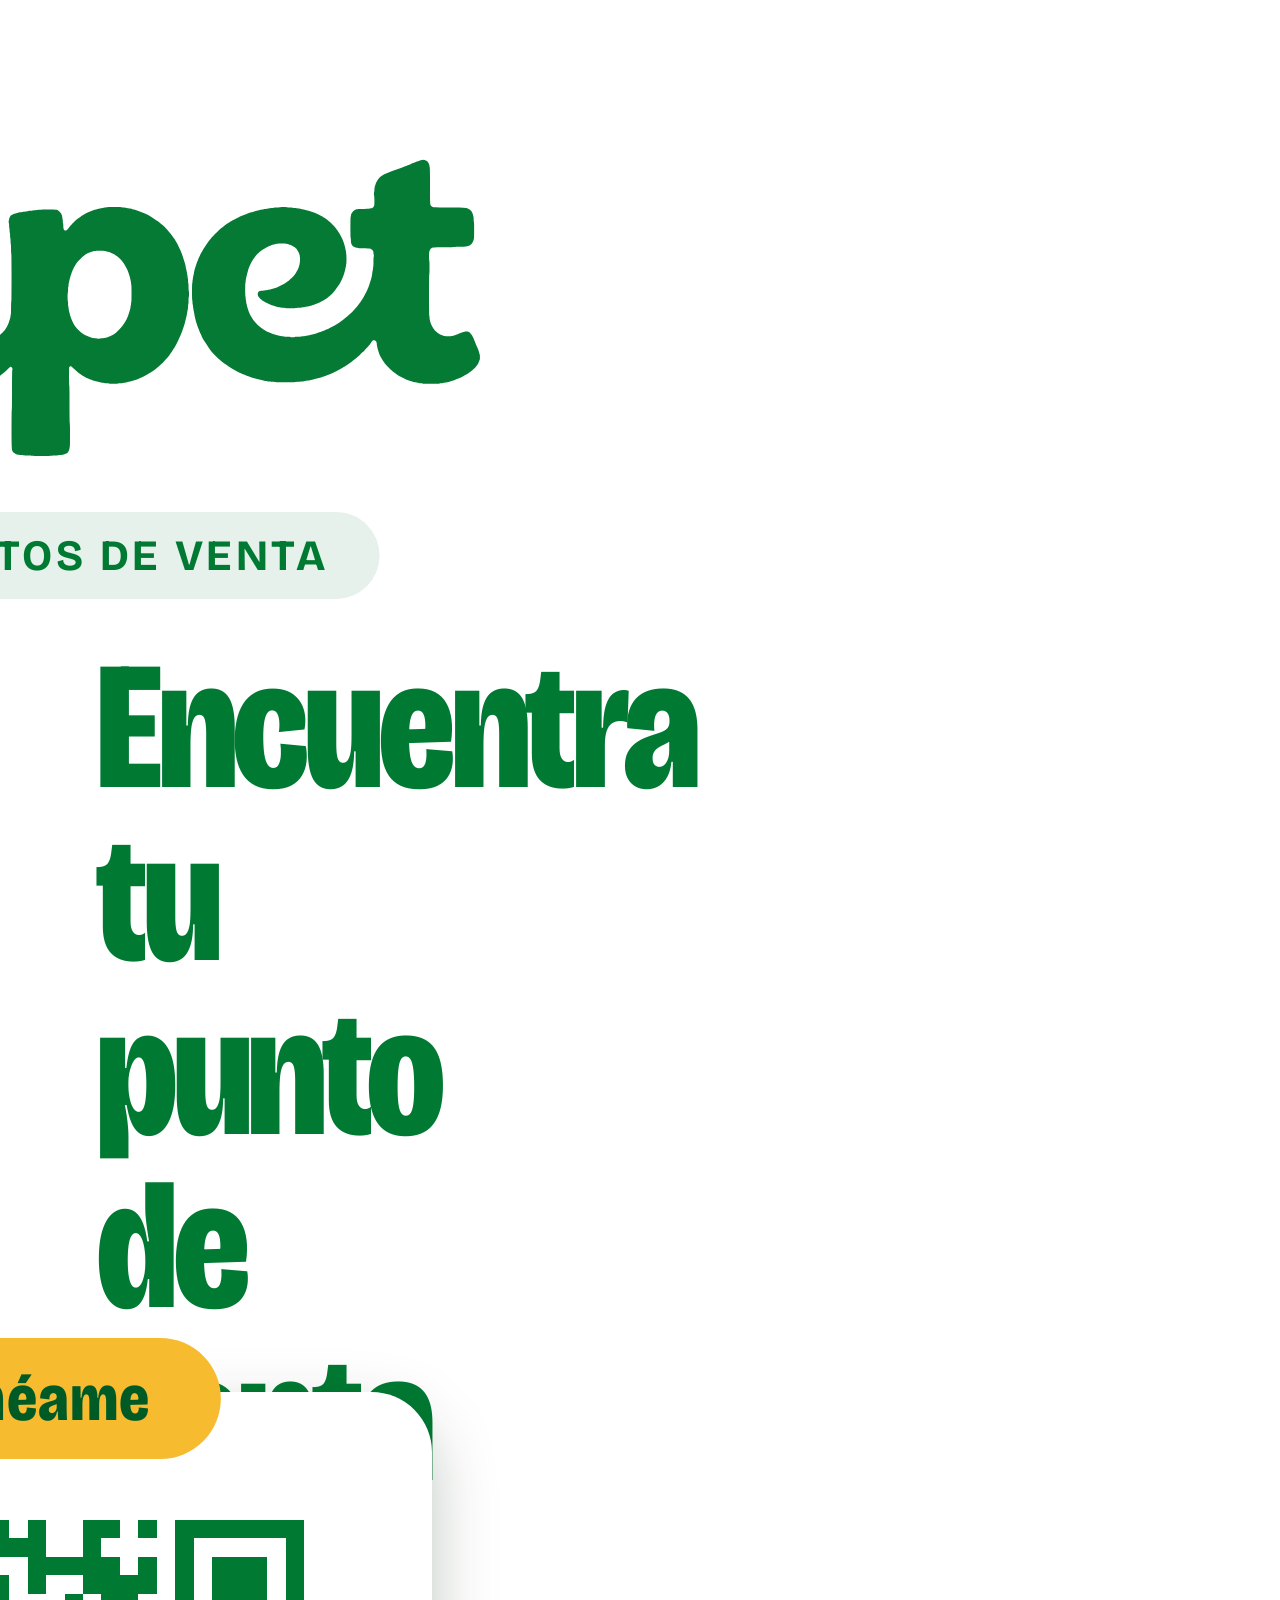
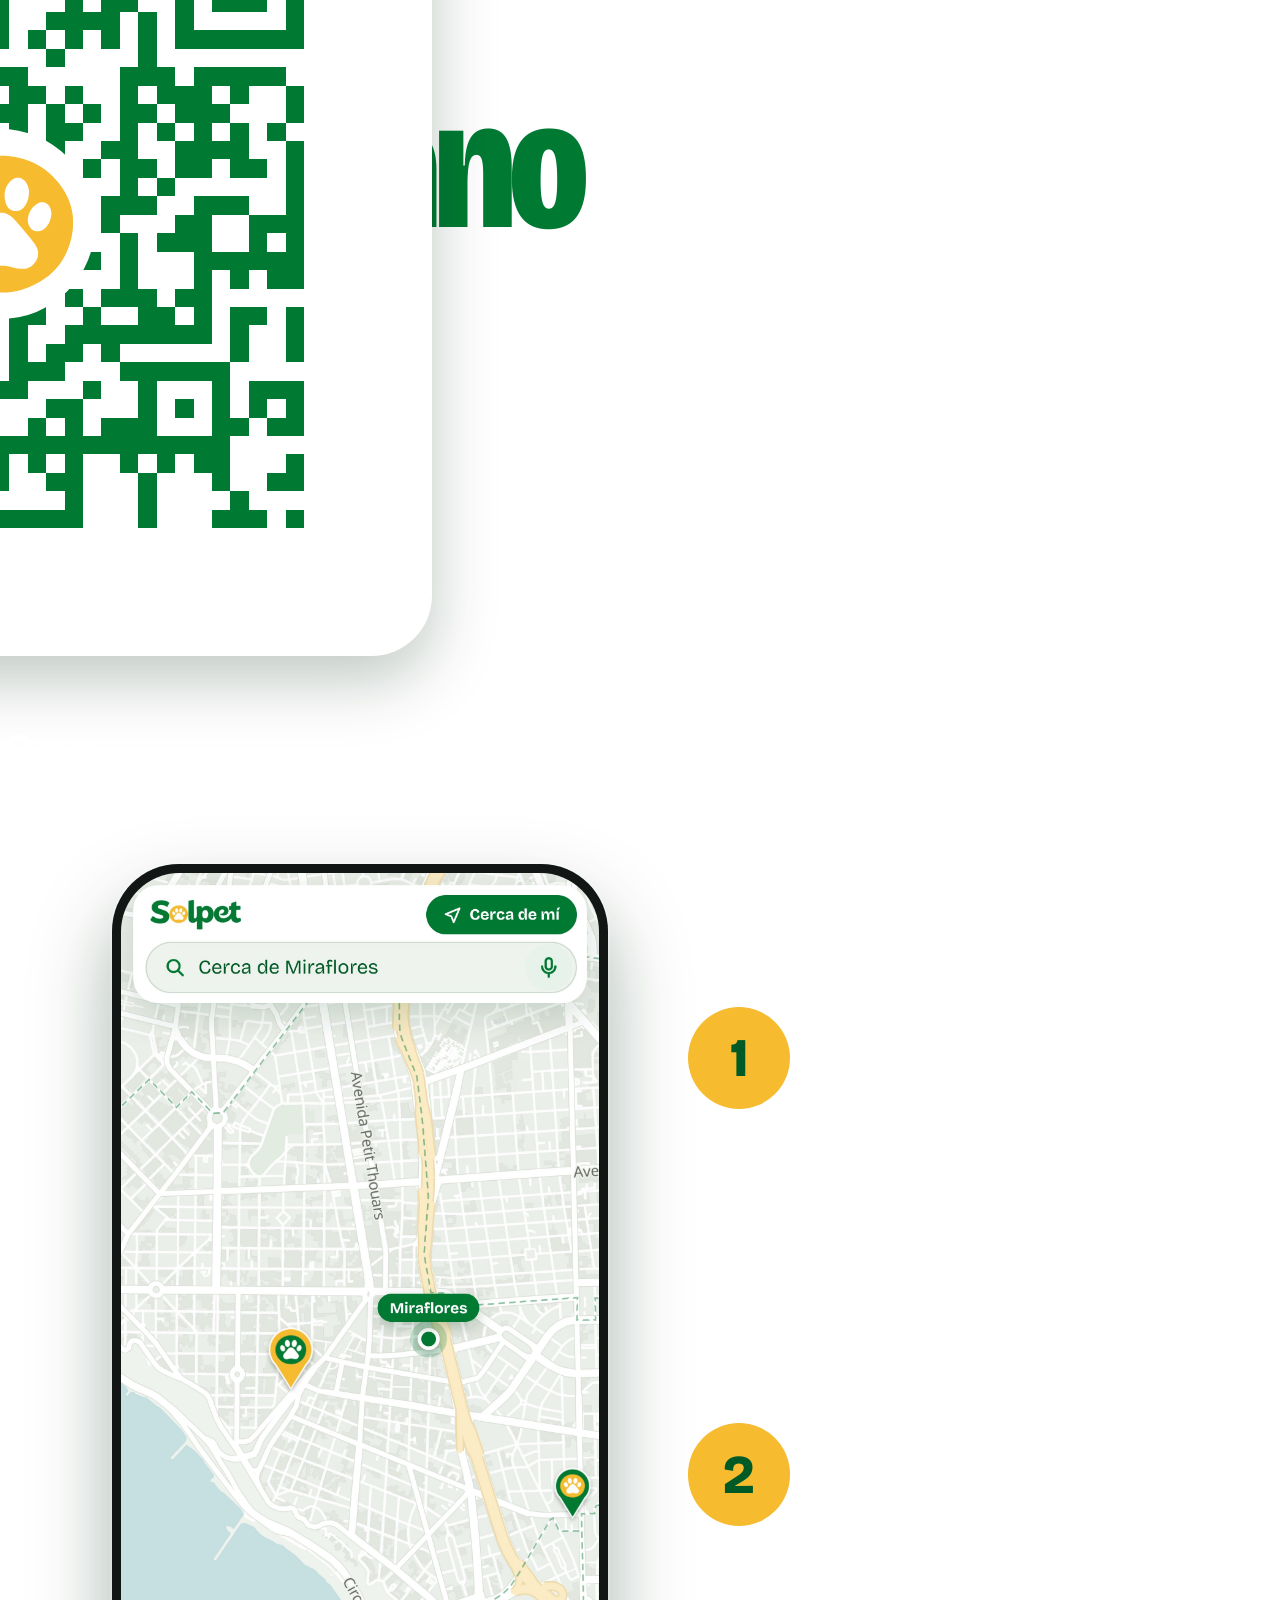
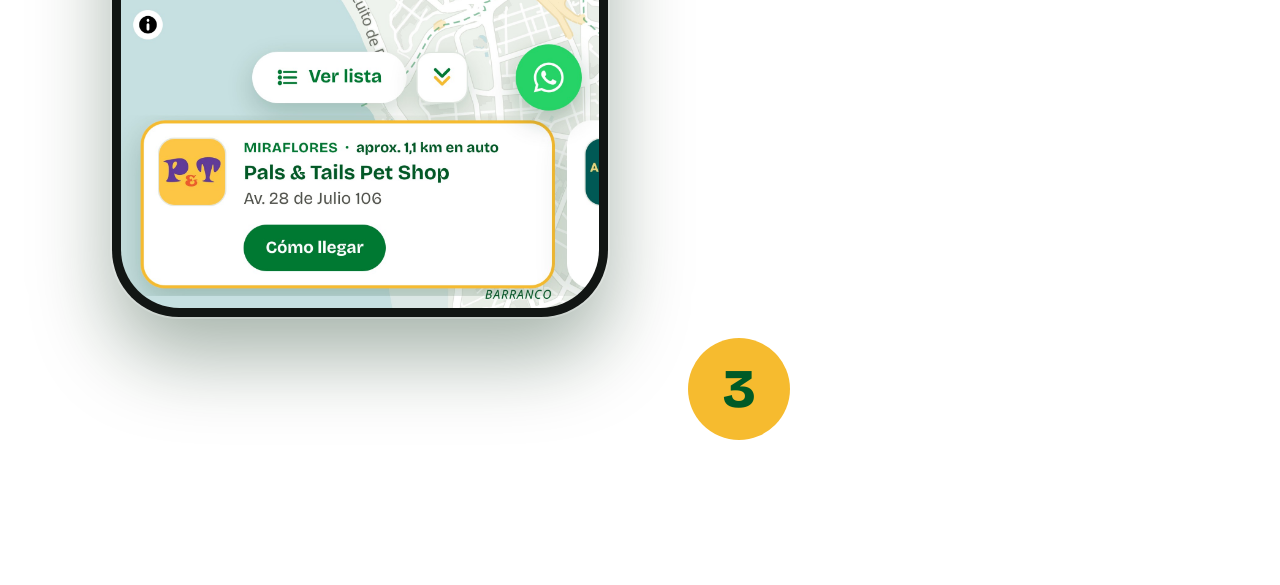
<file: publicidad/fuente/rollup-85x200.html>
<!doctype html>
<html lang="es" data-impresion="850x2000" data-vista="680">
<head>
<meta charset="utf-8">
<title>Roll-up 85 × 200 cm · Mapa de puntos de venta Solpet</title>
<link href="https://fonts.googleapis.com/css2?family=Bricolage+Grotesque:opsz,wdth,wght@12..96,75..100,400..800&display=block" rel="stylesheet">
<link rel="stylesheet" href="comun.css">
<style>
  /* 100rem = 85 cm. El QR queda a la altura del pecho (su centro a ~1,05 m del piso) y los últimos 12 cm
     quedan libres: en muchos roll-up la base los tapa. */
  .logo { position: absolute; left: 50%; transform: translateX(-50%); top: 9rem; width: 60rem; }
  .etiqueta { position: absolute; left: 50%; transform: translateX(-50%); top: 32rem; font-size: 2.7rem; padding: 1.1rem 3.2rem; white-space: nowrap; }
  .titular { position: absolute; left: 6rem; right: 6rem; top: 40rem; font-size: 11.4rem; text-align: center; }
  .panel { left: calc(-1 * var(--b)); right: calc(-1 * var(--b)); top: 80rem; bottom: calc(-1 * var(--b)); background: var(--verde); overflow: hidden; }
  .banda { left: calc(-1 * var(--b)); right: calc(-1 * var(--b)); bottom: calc(-1 * var(--b)); height: calc(14rem + var(--b)); background: var(--amarillo); }
  .qr { left: 50%; transform: translateX(-50%); top: 87rem; width: 54rem; padding: 3.4rem; }
  .qr__cta { top: -3.4rem; font-size: 4rem; padding: 1.4rem 4.4rem; }
  .bajo-qr { position: absolute; left: 0; right: 0; top: 145rem; text-align: center; color: var(--blanco); font-size: 3.6rem; font-weight: 600; }
  .celular { left: 7rem; top: 154rem; --cw: 31rem; }
  .pasos { position: absolute; left: 43rem; right: 6rem; top: 160rem; gap: 3.6rem; color: var(--blanco); }
  .pasos li { gap: 2.6rem; }
  .pasos b { width: 6.4rem; height: 6.4rem; font-size: 3.4rem; }
  .pasos span { font-size: 3.4rem; }
  .base { position: absolute; left: 0; right: 0; bottom: 4.4rem; text-align: center; font-size: 3.4rem; font-weight: 700; color: var(--verde-900); }
</style>
</head>
<body>
<div class="pieza">
  <img class="logo" src="../../assets/solpet-logo.svg" alt="Solpet">
  <span class="etiqueta">Mapa de puntos de venta</span>
  <h1 class="titular">Encuentra tu punto de venta más cercano</h1>

  <div class="sangra panel">
    <div class="halo" style="width:90rem;height:90rem;left:-30rem;top:60rem"></div>
    <div class="halo" style="width:60rem;height:60rem;left:-15rem;top:75rem"></div>
    <div class="halo" style="width:70rem;height:70rem;left:60rem;top:-20rem"></div>
    <img class="pin" src="../../assets/pin.svg" style="width:8rem;left:6rem;top:12rem;transform:rotate(-8deg)">
    <img class="pin" src="../../assets/pin.svg" style="width:6.5rem;left:85rem;top:40rem;transform:rotate(6deg)">
  </div>
  <div class="sangra banda"></div>

  <div class="qr">
    <span class="qr__cta">Escanéame</span>
    <img src="../../qr/qr-mapa-solpet.svg" alt="Código QR del mapa de puntos de venta">
  </div>
  <p class="bajo-qr">Con la cámara de tu celular</p>

  <div class="celular"><img src="app-celular.jpg" alt=""></div>
  <ol class="pasos">
    <li><b>1</b><span>Escanea el código</span></li>
    <li><b>2</b><span>Busca tu distrito, dilo por voz o toca «Cerca de mí»</span></li>
    <li><b>3</b><span>Toca «Cómo llegar» y ve con Google Maps</span></li>
  </ol>
  <p class="base">Tiendas y veterinarias en todo Lima</p>
</div>
</body>
</html>
</file>
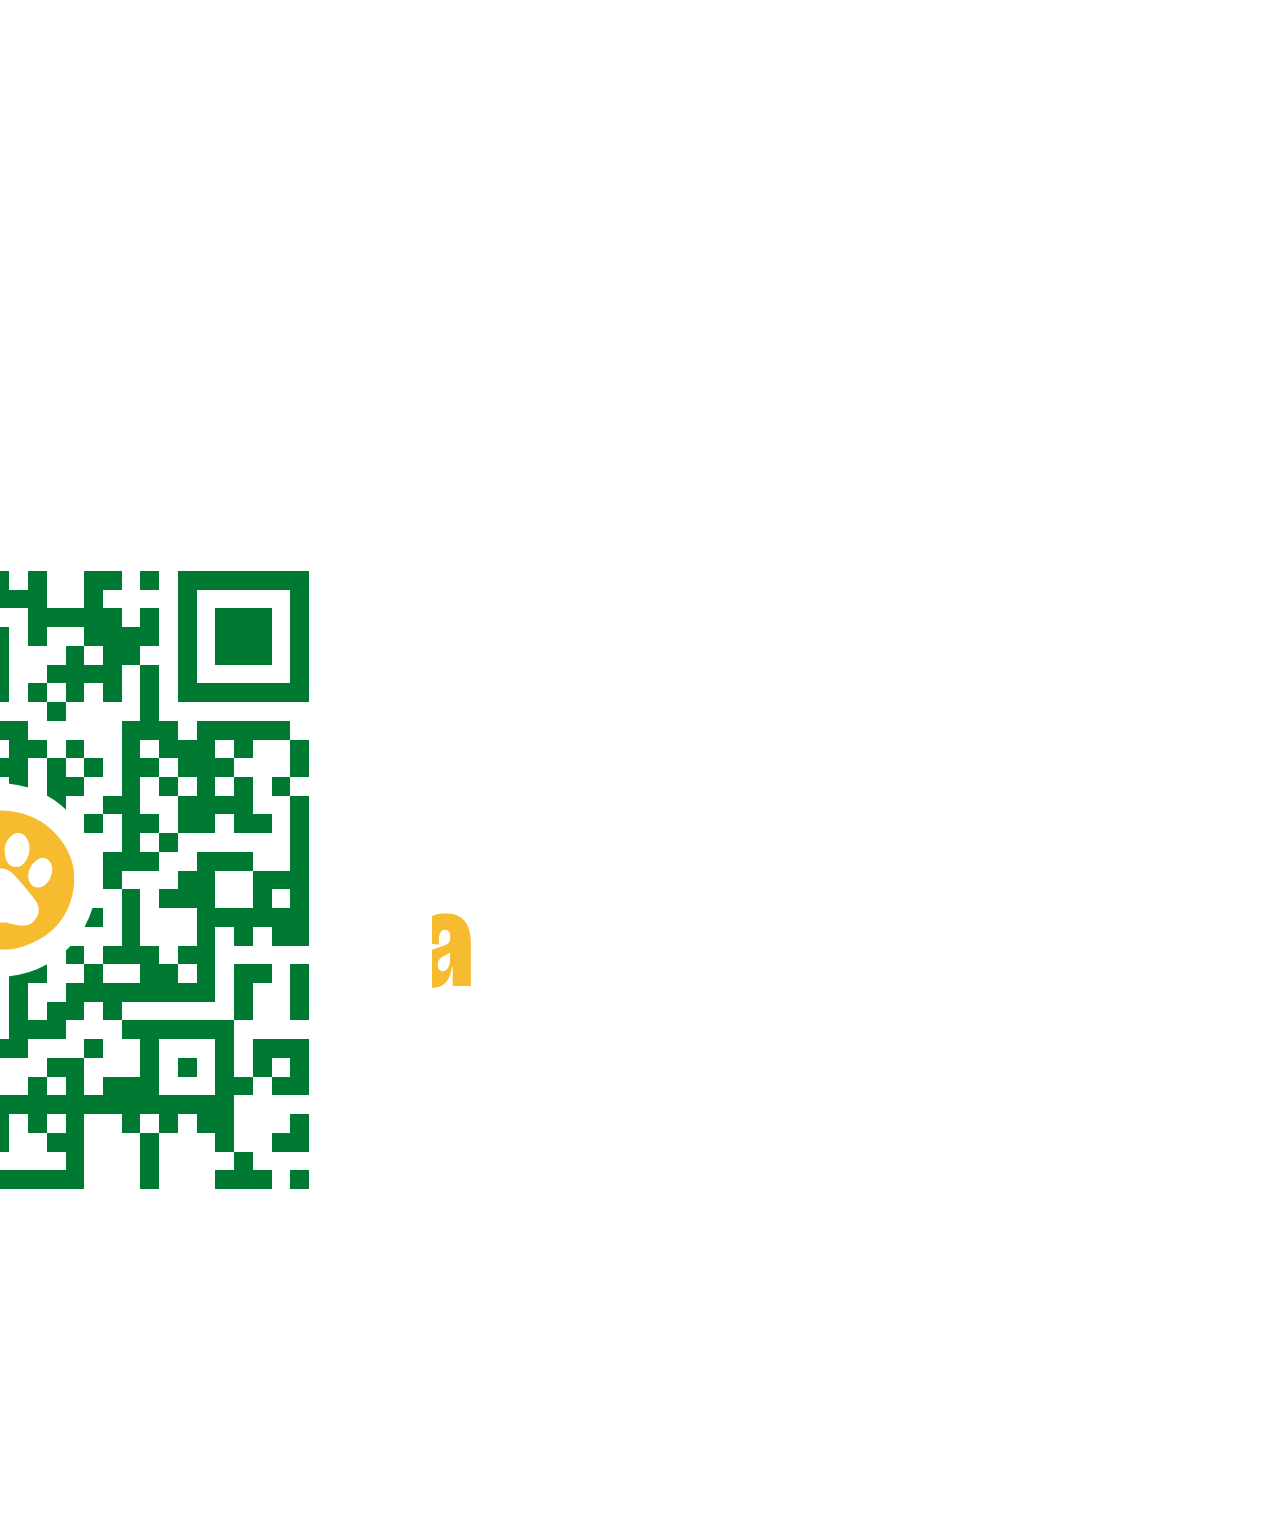
<file: publicidad/fuente/sticker-10x10.html>
<!doctype html>
<html lang="es" data-impresion="100x100" data-vista="900">
<head>
<meta charset="utf-8">
<title>Sticker 10 × 10 cm · Mapa de puntos de venta Solpet</title>
<link href="https://fonts.googleapis.com/css2?family=Bricolage+Grotesque:opsz,wdth,wght@12..96,75..100,400..800&display=block" rel="stylesheet">
<link rel="stylesheet" href="comun.css">
<style>
  .fondo { left: calc(-1 * var(--b)); right: calc(-1 * var(--b)); top: calc(-1 * var(--b)); bottom: calc(-1 * var(--b)); background: var(--verde); overflow: hidden; }
  .titular { position: absolute; left: 7rem; right: 7rem; top: 7rem; font-size: 8.4rem; text-align: center; color: var(--blanco); }
  .titular em { font-style: normal; color: var(--amarillo); }
  .qr { left: 50%; transform: translateX(-50%); top: 28rem; width: 54rem; padding: 3rem; box-shadow: none; }
  .logo { position: absolute; left: 50%; transform: translateX(-50%); top: 86rem; width: 30rem; }
</style>
</head>
<body>
<div class="pieza">
  <div class="sangra fondo">
    <div class="halo" style="width:80rem;height:80rem;left:-30rem;top:40rem"></div>
    <div class="halo" style="width:60rem;height:60rem;left:70rem;top:-20rem"></div>
  </div>
  <h1 class="titular">Escanea y encuentra <em>tu tienda más cercana</em></h1>
  <div class="qr"><img src="../../qr/qr-mapa-solpet.svg" alt="Código QR del mapa de puntos de venta"></div>
  <img class="logo" src="../../assets/solpet-logo-blanco.svg" alt="Solpet">
</div>
</body>
</html>
</file>
<file: assets/vendor/maplibre/maplibre-gl.css>
.maplibregl-map{font:12px/20px Helvetica Neue,Arial,Helvetica,sans-serif;overflow:hidden;position:relative;-webkit-tap-highlight-color:rgb(0 0 0/0)}.maplibregl-canvas{left:0;position:absolute;top:0}.maplibregl-map:fullscreen{height:100%;width:100%}.maplibregl-ctrl-group button.maplibregl-ctrl-compass{touch-action:none}.maplibregl-canvas-container.maplibregl-interactive,.maplibregl-ctrl-group button.maplibregl-ctrl-compass{cursor:grab;-webkit-user-select:none;-moz-user-select:none;user-select:none}.maplibregl-canvas-container.maplibregl-interactive.maplibregl-track-pointer{cursor:pointer}.maplibregl-canvas-container.maplibregl-interactive:active,.maplibregl-ctrl-group button.maplibregl-ctrl-compass:active{cursor:grabbing}.maplibregl-canvas-container.maplibregl-touch-zoom-rotate,.maplibregl-canvas-container.maplibregl-touch-zoom-rotate .maplibregl-canvas{touch-action:pan-x pan-y}.maplibregl-canvas-container.maplibregl-touch-drag-pan,.maplibregl-canvas-container.maplibregl-touch-drag-pan .maplibregl-canvas{touch-action:pinch-zoom}.maplibregl-canvas-container.maplibregl-touch-zoom-rotate.maplibregl-touch-drag-pan,.maplibregl-canvas-container.maplibregl-touch-zoom-rotate.maplibregl-touch-drag-pan .maplibregl-canvas{touch-action:none}.maplibregl-canvas-container.maplibregl-touch-drag-pan.maplibregl-cooperative-gestures,.maplibregl-canvas-container.maplibregl-touch-drag-pan.maplibregl-cooperative-gestures .maplibregl-canvas{touch-action:pan-x pan-y}.maplibregl-ctrl-bottom-left,.maplibregl-ctrl-bottom-right,.maplibregl-ctrl-top-left,.maplibregl-ctrl-top-right{pointer-events:none;position:absolute;z-index:2}.maplibregl-ctrl-top-left{left:0;top:0}.maplibregl-ctrl-top-right{right:0;top:0}.maplibregl-ctrl-bottom-left{bottom:0;left:0}.maplibregl-ctrl-bottom-right{bottom:0;right:0}.maplibregl-ctrl{clear:both;pointer-events:auto;transform:translate(0)}.maplibregl-ctrl-top-left .maplibregl-ctrl{float:left;margin:10px 0 0 10px}.maplibregl-ctrl-top-right .maplibregl-ctrl{float:right;margin:10px 10px 0 0}.maplibregl-ctrl-bottom-left .maplibregl-ctrl{float:left;margin:0 0 10px 10px}.maplibregl-ctrl-bottom-right .maplibregl-ctrl{float:right;margin:0 10px 10px 0}.maplibregl-ctrl-group{background:#fff;border-radius:4px}.maplibregl-ctrl-group:not(:empty){box-shadow:0 0 0 2px rgba(0,0,0,.1)}@media (forced-colors:active){.maplibregl-ctrl-group:not(:empty){box-shadow:0 0 0 2px ButtonText}}.maplibregl-ctrl-group button{background-color:transparent;border:0;box-sizing:border-box;cursor:pointer;display:block;height:29px;outline:none;padding:0;width:29px}.maplibregl-ctrl-group button+button{border-top:1px solid #ddd}.maplibregl-ctrl button .maplibregl-ctrl-icon{background-position:50%;background-repeat:no-repeat;display:block;height:100%;width:100%}@media (forced-colors:active){.maplibregl-ctrl-icon{background-color:transparent}.maplibregl-ctrl-group button+button{border-top:1px solid ButtonText}}.maplibregl-ctrl button::-moz-focus-inner{border:0;padding:0}.maplibregl-ctrl-attrib-button:focus,.maplibregl-ctrl-group button:focus{box-shadow:0 0 2px 2px #0096ff}.maplibregl-ctrl button:disabled{cursor:not-allowed}.maplibregl-ctrl button:disabled .maplibregl-ctrl-icon{opacity:.25}.maplibregl-ctrl button:not(:disabled):hover{background-color:rgb(0 0 0/5%)}.maplibregl-ctrl-group button:focus:focus-visible{box-shadow:0 0 2px 2px #0096ff}.maplibregl-ctrl-group button:focus:not(:focus-visible){box-shadow:none}.maplibregl-ctrl-group button:focus:first-child{border-radius:4px 4px 0 0}.maplibregl-ctrl-group button:focus:last-child{border-radius:0 0 4px 4px}.maplibregl-ctrl-group button:focus:only-child{border-radius:inherit}.maplibregl-ctrl button.maplibregl-ctrl-zoom-out .maplibregl-ctrl-icon{background-image:url("data:image/svg+xml;charset=utf-8,%3Csvg xmlns='http://www.w3.org/2000/svg' width='29' height='29' fill='%23333' viewBox='0 0 29 29'%3E%3Cpath d='M10 13c-.75 0-1.5.75-1.5 1.5S9.25 16 10 16h9c.75 0 1.5-.75 1.5-1.5S19.75 13 19 13z'/%3E%3C/svg%3E")}.maplibregl-ctrl button.maplibregl-ctrl-zoom-in .maplibregl-ctrl-icon{background-image:url("data:image/svg+xml;charset=utf-8,%3Csvg xmlns='http://www.w3.org/2000/svg' width='29' height='29' fill='%23333' viewBox='0 0 29 29'%3E%3Cpath d='M14.5 8.5c-.75 0-1.5.75-1.5 1.5v3h-3c-.75 0-1.5.75-1.5 1.5S9.25 16 10 16h3v3c0 .75.75 1.5 1.5 1.5S16 19.75 16 19v-3h3c.75 0 1.5-.75 1.5-1.5S19.75 13 19 13h-3v-3c0-.75-.75-1.5-1.5-1.5'/%3E%3C/svg%3E")}@media (forced-colors:active){.maplibregl-ctrl button.maplibregl-ctrl-zoom-out .maplibregl-ctrl-icon{background-image:url("data:image/svg+xml;charset=utf-8,%3Csvg xmlns='http://www.w3.org/2000/svg' width='29' height='29' fill='%23fff' viewBox='0 0 29 29'%3E%3Cpath d='M10 13c-.75 0-1.5.75-1.5 1.5S9.25 16 10 16h9c.75 0 1.5-.75 1.5-1.5S19.75 13 19 13z'/%3E%3C/svg%3E")}.maplibregl-ctrl button.maplibregl-ctrl-zoom-in .maplibregl-ctrl-icon{background-image:url("data:image/svg+xml;charset=utf-8,%3Csvg xmlns='http://www.w3.org/2000/svg' width='29' height='29' fill='%23fff' viewBox='0 0 29 29'%3E%3Cpath d='M14.5 8.5c-.75 0-1.5.75-1.5 1.5v3h-3c-.75 0-1.5.75-1.5 1.5S9.25 16 10 16h3v3c0 .75.75 1.5 1.5 1.5S16 19.75 16 19v-3h3c.75 0 1.5-.75 1.5-1.5S19.75 13 19 13h-3v-3c0-.75-.75-1.5-1.5-1.5'/%3E%3C/svg%3E")}}@media (forced-colors:active) and (prefers-color-scheme:light){.maplibregl-ctrl button.maplibregl-ctrl-zoom-out .maplibregl-ctrl-icon{background-image:url("data:image/svg+xml;charset=utf-8,%3Csvg xmlns='http://www.w3.org/2000/svg' width='29' height='29' viewBox='0 0 29 29'%3E%3Cpath d='M10 13c-.75 0-1.5.75-1.5 1.5S9.25 16 10 16h9c.75 0 1.5-.75 1.5-1.5S19.75 13 19 13z'/%3E%3C/svg%3E")}.maplibregl-ctrl button.maplibregl-ctrl-zoom-in .maplibregl-ctrl-icon{background-image:url("data:image/svg+xml;charset=utf-8,%3Csvg xmlns='http://www.w3.org/2000/svg' width='29' height='29' viewBox='0 0 29 29'%3E%3Cpath d='M14.5 8.5c-.75 0-1.5.75-1.5 1.5v3h-3c-.75 0-1.5.75-1.5 1.5S9.25 16 10 16h3v3c0 .75.75 1.5 1.5 1.5S16 19.75 16 19v-3h3c.75 0 1.5-.75 1.5-1.5S19.75 13 19 13h-3v-3c0-.75-.75-1.5-1.5-1.5'/%3E%3C/svg%3E")}}.maplibregl-ctrl button.maplibregl-ctrl-fullscreen .maplibregl-ctrl-icon{background-image:url("data:image/svg+xml;charset=utf-8,%3Csvg xmlns='http://www.w3.org/2000/svg' width='29' height='29' fill='%23333' viewBox='0 0 29 29'%3E%3Cpath d='M24 16v5.5c0 1.75-.75 2.5-2.5 2.5H16v-1l3-1.5-4-5.5 1-1 5.5 4 1.5-3zM6 16l1.5 3 5.5-4 1 1-4 5.5 3 1.5v1H7.5C5.75 24 5 23.25 5 21.5V16zm7-11v1l-3 1.5 4 5.5-1 1-5.5-4L6 13H5V7.5C5 5.75 5.75 5 7.5 5zm11 2.5c0-1.75-.75-2.5-2.5-2.5H16v1l3 1.5-4 5.5 1 1 5.5-4 1.5 3h1z'/%3E%3C/svg%3E")}.maplibregl-ctrl button.maplibregl-ctrl-shrink .maplibregl-ctrl-icon{background-image:url("data:image/svg+xml;charset=utf-8,%3Csvg xmlns='http://www.w3.org/2000/svg' width='29' height='29' viewBox='0 0 29 29'%3E%3Cpath d='M18.5 16c-1.75 0-2.5.75-2.5 2.5V24h1l1.5-3 5.5 4 1-1-4-5.5 3-1.5v-1zM13 18.5c0-1.75-.75-2.5-2.5-2.5H5v1l3 1.5L4 24l1 1 5.5-4 1.5 3h1zm3-8c0 1.75.75 2.5 2.5 2.5H24v-1l-3-1.5L25 5l-1-1-5.5 4L17 5h-1zM10.5 13c1.75 0 2.5-.75 2.5-2.5V5h-1l-1.5 3L5 4 4 5l4 5.5L5 12v1z'/%3E%3C/svg%3E")}@media (forced-colors:active){.maplibregl-ctrl button.maplibregl-ctrl-fullscreen .maplibregl-ctrl-icon{background-image:url("data:image/svg+xml;charset=utf-8,%3Csvg xmlns='http://www.w3.org/2000/svg' width='29' height='29' fill='%23fff' viewBox='0 0 29 29'%3E%3Cpath d='M24 16v5.5c0 1.75-.75 2.5-2.5 2.5H16v-1l3-1.5-4-5.5 1-1 5.5 4 1.5-3zM6 16l1.5 3 5.5-4 1 1-4 5.5 3 1.5v1H7.5C5.75 24 5 23.25 5 21.5V16zm7-11v1l-3 1.5 4 5.5-1 1-5.5-4L6 13H5V7.5C5 5.75 5.75 5 7.5 5zm11 2.5c0-1.75-.75-2.5-2.5-2.5H16v1l3 1.5-4 5.5 1 1 5.5-4 1.5 3h1z'/%3E%3C/svg%3E")}.maplibregl-ctrl button.maplibregl-ctrl-shrink .maplibregl-ctrl-icon{background-image:url("data:image/svg+xml;charset=utf-8,%3Csvg xmlns='http://www.w3.org/2000/svg' width='29' height='29' fill='%23fff' viewBox='0 0 29 29'%3E%3Cpath d='M18.5 16c-1.75 0-2.5.75-2.5 2.5V24h1l1.5-3 5.5 4 1-1-4-5.5 3-1.5v-1zM13 18.5c0-1.75-.75-2.5-2.5-2.5H5v1l3 1.5L4 24l1 1 5.5-4 1.5 3h1zm3-8c0 1.75.75 2.5 2.5 2.5H24v-1l-3-1.5L25 5l-1-1-5.5 4L17 5h-1zM10.5 13c1.75 0 2.5-.75 2.5-2.5V5h-1l-1.5 3L5 4 4 5l4 5.5L5 12v1z'/%3E%3C/svg%3E")}}@media (forced-colors:active) and (prefers-color-scheme:light){.maplibregl-ctrl button.maplibregl-ctrl-fullscreen .maplibregl-ctrl-icon{background-image:url("data:image/svg+xml;charset=utf-8,%3Csvg xmlns='http://www.w3.org/2000/svg' width='29' height='29' viewBox='0 0 29 29'%3E%3Cpath d='M24 16v5.5c0 1.75-.75 2.5-2.5 2.5H16v-1l3-1.5-4-5.5 1-1 5.5 4 1.5-3zM6 16l1.5 3 5.5-4 1 1-4 5.5 3 1.5v1H7.5C5.75 24 5 23.25 5 21.5V16zm7-11v1l-3 1.5 4 5.5-1 1-5.5-4L6 13H5V7.5C5 5.75 5.75 5 7.5 5zm11 2.5c0-1.75-.75-2.5-2.5-2.5H16v1l3 1.5-4 5.5 1 1 5.5-4 1.5 3h1z'/%3E%3C/svg%3E")}.maplibregl-ctrl button.maplibregl-ctrl-shrink .maplibregl-ctrl-icon{background-image:url("data:image/svg+xml;charset=utf-8,%3Csvg xmlns='http://www.w3.org/2000/svg' width='29' height='29' viewBox='0 0 29 29'%3E%3Cpath d='M18.5 16c-1.75 0-2.5.75-2.5 2.5V24h1l1.5-3 5.5 4 1-1-4-5.5 3-1.5v-1zM13 18.5c0-1.75-.75-2.5-2.5-2.5H5v1l3 1.5L4 24l1 1 5.5-4 1.5 3h1zm3-8c0 1.75.75 2.5 2.5 2.5H24v-1l-3-1.5L25 5l-1-1-5.5 4L17 5h-1zM10.5 13c1.75 0 2.5-.75 2.5-2.5V5h-1l-1.5 3L5 4 4 5l4 5.5L5 12v1z'/%3E%3C/svg%3E")}}.maplibregl-ctrl button.maplibregl-ctrl-compass .maplibregl-ctrl-icon{background-image:url("data:image/svg+xml;charset=utf-8,%3Csvg xmlns='http://www.w3.org/2000/svg' width='29' height='29' fill='%23333' viewBox='0 0 29 29'%3E%3Cpath d='m10.5 14 4-8 4 8z'/%3E%3Cpath fill='%23ccc' d='m10.5 16 4 8 4-8z'/%3E%3C/svg%3E")}@media (forced-colors:active){.maplibregl-ctrl button.maplibregl-ctrl-compass .maplibregl-ctrl-icon{background-image:url("data:image/svg+xml;charset=utf-8,%3Csvg xmlns='http://www.w3.org/2000/svg' width='29' height='29' fill='%23fff' viewBox='0 0 29 29'%3E%3Cpath d='m10.5 14 4-8 4 8z'/%3E%3Cpath fill='%23ccc' d='m10.5 16 4 8 4-8z'/%3E%3C/svg%3E")}}@media (forced-colors:active) and (prefers-color-scheme:light){.maplibregl-ctrl button.maplibregl-ctrl-compass .maplibregl-ctrl-icon{background-image:url("data:image/svg+xml;charset=utf-8,%3Csvg xmlns='http://www.w3.org/2000/svg' width='29' height='29' viewBox='0 0 29 29'%3E%3Cpath d='m10.5 14 4-8 4 8z'/%3E%3Cpath fill='%23ccc' d='m10.5 16 4 8 4-8z'/%3E%3C/svg%3E")}}.maplibregl-ctrl button.maplibregl-ctrl-terrain .maplibregl-ctrl-icon{background-image:url("data:image/svg+xml;charset=utf-8,%3Csvg xmlns='http://www.w3.org/2000/svg' width='22' height='22' fill='%23333' viewBox='0 0 22 22'%3E%3Cpath d='m1.754 13.406 4.453-4.851 3.09 3.09 3.281 3.277.969-.969-3.309-3.312 3.844-4.121 6.148 6.886h1.082v-.855l-7.207-8.07-4.84 5.187L6.169 6.57l-5.48 5.965v.871ZM.688 16.844h20.625v1.375H.688Zm0 0'/%3E%3C/svg%3E")}.maplibregl-ctrl button.maplibregl-ctrl-terrain-enabled .maplibregl-ctrl-icon{background-image:url("data:image/svg+xml;charset=utf-8,%3Csvg xmlns='http://www.w3.org/2000/svg' width='22' height='22' fill='%2333b5e5' viewBox='0 0 22 22'%3E%3Cpath d='m1.754 13.406 4.453-4.851 3.09 3.09 3.281 3.277.969-.969-3.309-3.312 3.844-4.121 6.148 6.886h1.082v-.855l-7.207-8.07-4.84 5.187L6.169 6.57l-5.48 5.965v.871ZM.688 16.844h20.625v1.375H.688Zm0 0'/%3E%3C/svg%3E")}.maplibregl-ctrl button.maplibregl-ctrl-geolocate .maplibregl-ctrl-icon{background-image:url("data:image/svg+xml;charset=utf-8,%3Csvg xmlns='http://www.w3.org/2000/svg' width='29' height='29' fill='%23333' viewBox='0 0 20 20'%3E%3Cpath d='M10 4C9 4 9 5 9 5v.1A5 5 0 0 0 5.1 9H5s-1 0-1 1 1 1 1 1h.1A5 5 0 0 0 9 14.9v.1s0 1 1 1 1-1 1-1v-.1a5 5 0 0 0 3.9-3.9h.1s1 0 1-1-1-1-1-1h-.1A5 5 0 0 0 11 5.1V5s0-1-1-1m0 2.5a3.5 3.5 0 1 1 0 7 3.5 3.5 0 1 1 0-7'/%3E%3Ccircle cx='10' cy='10' r='2'/%3E%3C/svg%3E")}.maplibregl-ctrl button.maplibregl-ctrl-geolocate:disabled .maplibregl-ctrl-icon{background-image:url("data:image/svg+xml;charset=utf-8,%3Csvg xmlns='http://www.w3.org/2000/svg' width='29' height='29' fill='%23aaa' viewBox='0 0 20 20'%3E%3Cpath d='M10 4C9 4 9 5 9 5v.1A5 5 0 0 0 5.1 9H5s-1 0-1 1 1 1 1 1h.1A5 5 0 0 0 9 14.9v.1s0 1 1 1 1-1 1-1v-.1a5 5 0 0 0 3.9-3.9h.1s1 0 1-1-1-1-1-1h-.1A5 5 0 0 0 11 5.1V5s0-1-1-1m0 2.5a3.5 3.5 0 1 1 0 7 3.5 3.5 0 1 1 0-7'/%3E%3Ccircle cx='10' cy='10' r='2'/%3E%3Cpath fill='red' d='m14 5 1 1-9 9-1-1z'/%3E%3C/svg%3E")}.maplibregl-ctrl button.maplibregl-ctrl-geolocate.maplibregl-ctrl-geolocate-active .maplibregl-ctrl-icon{background-image:url("data:image/svg+xml;charset=utf-8,%3Csvg xmlns='http://www.w3.org/2000/svg' width='29' height='29' fill='%2333b5e5' viewBox='0 0 20 20'%3E%3Cpath d='M10 4C9 4 9 5 9 5v.1A5 5 0 0 0 5.1 9H5s-1 0-1 1 1 1 1 1h.1A5 5 0 0 0 9 14.9v.1s0 1 1 1 1-1 1-1v-.1a5 5 0 0 0 3.9-3.9h.1s1 0 1-1-1-1-1-1h-.1A5 5 0 0 0 11 5.1V5s0-1-1-1m0 2.5a3.5 3.5 0 1 1 0 7 3.5 3.5 0 1 1 0-7'/%3E%3Ccircle cx='10' cy='10' r='2'/%3E%3C/svg%3E")}.maplibregl-ctrl button.maplibregl-ctrl-geolocate.maplibregl-ctrl-geolocate-active-error .maplibregl-ctrl-icon{background-image:url("data:image/svg+xml;charset=utf-8,%3Csvg xmlns='http://www.w3.org/2000/svg' width='29' height='29' fill='%23e58978' viewBox='0 0 20 20'%3E%3Cpath d='M10 4C9 4 9 5 9 5v.1A5 5 0 0 0 5.1 9H5s-1 0-1 1 1 1 1 1h.1A5 5 0 0 0 9 14.9v.1s0 1 1 1 1-1 1-1v-.1a5 5 0 0 0 3.9-3.9h.1s1 0 1-1-1-1-1-1h-.1A5 5 0 0 0 11 5.1V5s0-1-1-1m0 2.5a3.5 3.5 0 1 1 0 7 3.5 3.5 0 1 1 0-7'/%3E%3Ccircle cx='10' cy='10' r='2'/%3E%3C/svg%3E")}.maplibregl-ctrl button.maplibregl-ctrl-geolocate.maplibregl-ctrl-geolocate-background .maplibregl-ctrl-icon{background-image:url("data:image/svg+xml;charset=utf-8,%3Csvg xmlns='http://www.w3.org/2000/svg' width='29' height='29' fill='%2333b5e5' viewBox='0 0 20 20'%3E%3Cpath d='M10 4C9 4 9 5 9 5v.1A5 5 0 0 0 5.1 9H5s-1 0-1 1 1 1 1 1h.1A5 5 0 0 0 9 14.9v.1s0 1 1 1 1-1 1-1v-.1a5 5 0 0 0 3.9-3.9h.1s1 0 1-1-1-1-1-1h-.1A5 5 0 0 0 11 5.1V5s0-1-1-1m0 2.5a3.5 3.5 0 1 1 0 7 3.5 3.5 0 1 1 0-7'/%3E%3C/svg%3E")}.maplibregl-ctrl button.maplibregl-ctrl-geolocate.maplibregl-ctrl-geolocate-background-error .maplibregl-ctrl-icon{background-image:url("data:image/svg+xml;charset=utf-8,%3Csvg xmlns='http://www.w3.org/2000/svg' width='29' height='29' fill='%23e54e33' viewBox='0 0 20 20'%3E%3Cpath d='M10 4C9 4 9 5 9 5v.1A5 5 0 0 0 5.1 9H5s-1 0-1 1 1 1 1 1h.1A5 5 0 0 0 9 14.9v.1s0 1 1 1 1-1 1-1v-.1a5 5 0 0 0 3.9-3.9h.1s1 0 1-1-1-1-1-1h-.1A5 5 0 0 0 11 5.1V5s0-1-1-1m0 2.5a3.5 3.5 0 1 1 0 7 3.5 3.5 0 1 1 0-7'/%3E%3C/svg%3E")}.maplibregl-ctrl button.maplibregl-ctrl-geolocate.maplibregl-ctrl-geolocate-waiting .maplibregl-ctrl-icon{animation:maplibregl-spin 2s linear infinite}@media (forced-colors:active){.maplibregl-ctrl button.maplibregl-ctrl-geolocate .maplibregl-ctrl-icon{background-image:url("data:image/svg+xml;charset=utf-8,%3Csvg xmlns='http://www.w3.org/2000/svg' width='29' height='29' fill='%23fff' viewBox='0 0 20 20'%3E%3Cpath d='M10 4C9 4 9 5 9 5v.1A5 5 0 0 0 5.1 9H5s-1 0-1 1 1 1 1 1h.1A5 5 0 0 0 9 14.9v.1s0 1 1 1 1-1 1-1v-.1a5 5 0 0 0 3.9-3.9h.1s1 0 1-1-1-1-1-1h-.1A5 5 0 0 0 11 5.1V5s0-1-1-1m0 2.5a3.5 3.5 0 1 1 0 7 3.5 3.5 0 1 1 0-7'/%3E%3Ccircle cx='10' cy='10' r='2'/%3E%3C/svg%3E")}.maplibregl-ctrl button.maplibregl-ctrl-geolocate:disabled .maplibregl-ctrl-icon{background-image:url("data:image/svg+xml;charset=utf-8,%3Csvg xmlns='http://www.w3.org/2000/svg' width='29' height='29' fill='%23999' viewBox='0 0 20 20'%3E%3Cpath d='M10 4C9 4 9 5 9 5v.1A5 5 0 0 0 5.1 9H5s-1 0-1 1 1 1 1 1h.1A5 5 0 0 0 9 14.9v.1s0 1 1 1 1-1 1-1v-.1a5 5 0 0 0 3.9-3.9h.1s1 0 1-1-1-1-1-1h-.1A5 5 0 0 0 11 5.1V5s0-1-1-1m0 2.5a3.5 3.5 0 1 1 0 7 3.5 3.5 0 1 1 0-7'/%3E%3Ccircle cx='10' cy='10' r='2'/%3E%3Cpath fill='red' d='m14 5 1 1-9 9-1-1z'/%3E%3C/svg%3E")}.maplibregl-ctrl button.maplibregl-ctrl-geolocate.maplibregl-ctrl-geolocate-active .maplibregl-ctrl-icon{background-image:url("data:image/svg+xml;charset=utf-8,%3Csvg xmlns='http://www.w3.org/2000/svg' width='29' height='29' fill='%2333b5e5' viewBox='0 0 20 20'%3E%3Cpath d='M10 4C9 4 9 5 9 5v.1A5 5 0 0 0 5.1 9H5s-1 0-1 1 1 1 1 1h.1A5 5 0 0 0 9 14.9v.1s0 1 1 1 1-1 1-1v-.1a5 5 0 0 0 3.9-3.9h.1s1 0 1-1-1-1-1-1h-.1A5 5 0 0 0 11 5.1V5s0-1-1-1m0 2.5a3.5 3.5 0 1 1 0 7 3.5 3.5 0 1 1 0-7'/%3E%3Ccircle cx='10' cy='10' r='2'/%3E%3C/svg%3E")}.maplibregl-ctrl button.maplibregl-ctrl-geolocate.maplibregl-ctrl-geolocate-active-error .maplibregl-ctrl-icon{background-image:url("data:image/svg+xml;charset=utf-8,%3Csvg xmlns='http://www.w3.org/2000/svg' width='29' height='29' fill='%23e58978' viewBox='0 0 20 20'%3E%3Cpath d='M10 4C9 4 9 5 9 5v.1A5 5 0 0 0 5.1 9H5s-1 0-1 1 1 1 1 1h.1A5 5 0 0 0 9 14.9v.1s0 1 1 1 1-1 1-1v-.1a5 5 0 0 0 3.9-3.9h.1s1 0 1-1-1-1-1-1h-.1A5 5 0 0 0 11 5.1V5s0-1-1-1m0 2.5a3.5 3.5 0 1 1 0 7 3.5 3.5 0 1 1 0-7'/%3E%3Ccircle cx='10' cy='10' r='2'/%3E%3C/svg%3E")}.maplibregl-ctrl button.maplibregl-ctrl-geolocate.maplibregl-ctrl-geolocate-background .maplibregl-ctrl-icon{background-image:url("data:image/svg+xml;charset=utf-8,%3Csvg xmlns='http://www.w3.org/2000/svg' width='29' height='29' fill='%2333b5e5' viewBox='0 0 20 20'%3E%3Cpath d='M10 4C9 4 9 5 9 5v.1A5 5 0 0 0 5.1 9H5s-1 0-1 1 1 1 1 1h.1A5 5 0 0 0 9 14.9v.1s0 1 1 1 1-1 1-1v-.1a5 5 0 0 0 3.9-3.9h.1s1 0 1-1-1-1-1-1h-.1A5 5 0 0 0 11 5.1V5s0-1-1-1m0 2.5a3.5 3.5 0 1 1 0 7 3.5 3.5 0 1 1 0-7'/%3E%3C/svg%3E")}.maplibregl-ctrl button.maplibregl-ctrl-geolocate.maplibregl-ctrl-geolocate-background-error .maplibregl-ctrl-icon{background-image:url("data:image/svg+xml;charset=utf-8,%3Csvg xmlns='http://www.w3.org/2000/svg' width='29' height='29' fill='%23e54e33' viewBox='0 0 20 20'%3E%3Cpath d='M10 4C9 4 9 5 9 5v.1A5 5 0 0 0 5.1 9H5s-1 0-1 1 1 1 1 1h.1A5 5 0 0 0 9 14.9v.1s0 1 1 1 1-1 1-1v-.1a5 5 0 0 0 3.9-3.9h.1s1 0 1-1-1-1-1-1h-.1A5 5 0 0 0 11 5.1V5s0-1-1-1m0 2.5a3.5 3.5 0 1 1 0 7 3.5 3.5 0 1 1 0-7'/%3E%3C/svg%3E")}}@media (forced-colors:active) and (prefers-color-scheme:light){.maplibregl-ctrl button.maplibregl-ctrl-geolocate .maplibregl-ctrl-icon{background-image:url("data:image/svg+xml;charset=utf-8,%3Csvg xmlns='http://www.w3.org/2000/svg' width='29' height='29' viewBox='0 0 20 20'%3E%3Cpath d='M10 4C9 4 9 5 9 5v.1A5 5 0 0 0 5.1 9H5s-1 0-1 1 1 1 1 1h.1A5 5 0 0 0 9 14.9v.1s0 1 1 1 1-1 1-1v-.1a5 5 0 0 0 3.9-3.9h.1s1 0 1-1-1-1-1-1h-.1A5 5 0 0 0 11 5.1V5s0-1-1-1m0 2.5a3.5 3.5 0 1 1 0 7 3.5 3.5 0 1 1 0-7'/%3E%3Ccircle cx='10' cy='10' r='2'/%3E%3C/svg%3E")}.maplibregl-ctrl button.maplibregl-ctrl-geolocate:disabled .maplibregl-ctrl-icon{background-image:url("data:image/svg+xml;charset=utf-8,%3Csvg xmlns='http://www.w3.org/2000/svg' width='29' height='29' fill='%23666' viewBox='0 0 20 20'%3E%3Cpath d='M10 4C9 4 9 5 9 5v.1A5 5 0 0 0 5.1 9H5s-1 0-1 1 1 1 1 1h.1A5 5 0 0 0 9 14.9v.1s0 1 1 1 1-1 1-1v-.1a5 5 0 0 0 3.9-3.9h.1s1 0 1-1-1-1-1-1h-.1A5 5 0 0 0 11 5.1V5s0-1-1-1m0 2.5a3.5 3.5 0 1 1 0 7 3.5 3.5 0 1 1 0-7'/%3E%3Ccircle cx='10' cy='10' r='2'/%3E%3Cpath fill='red' d='m14 5 1 1-9 9-1-1z'/%3E%3C/svg%3E")}}@keyframes maplibregl-spin{0%{transform:rotate(0deg)}to{transform:rotate(1turn)}}a.maplibregl-ctrl-logo{background-image:url("data:image/svg+xml;charset=utf-8,%3Csvg xmlns='http://www.w3.org/2000/svg' width='88' height='23' fill='none'%3E%3Cpath fill='%23000' fill-opacity='.4' fill-rule='evenodd' d='M17.408 16.796h-1.827l2.501-12.095h.198l3.324 6.533.988 2.19.988-2.19 3.258-6.533h.181l2.6 12.095h-1.81l-1.218-5.644-.362-1.71-.658 1.71-2.929 5.644h-.098l-2.914-5.644-.757-1.71-.345 1.71zm1.958-3.42-.726 3.663a1.255 1.255 0 0 1-1.232 1.011h-1.827a1.255 1.255 0 0 1-1.229-1.509l2.501-12.095a1.255 1.255 0 0 1 1.23-1.001h.197a1.25 1.25 0 0 1 1.12.685l3.19 6.273 3.125-6.263a1.25 1.25 0 0 1 1.123-.695h.181a1.255 1.255 0 0 1 1.227.991l1.443 6.71a5 5 0 0 1 .314-.787l.009-.016a4.6 4.6 0 0 1 1.777-1.887c.782-.46 1.668-.667 2.611-.667a4.6 4.6 0 0 1 1.7.32l.306.134c.21-.16.474-.256.759-.256h1.694a1.255 1.255 0 0 1 1.212.925 1.255 1.255 0 0 1 1.212-.925h1.711c.284 0 .545.094.755.252.613-.3 1.312-.45 2.075-.45 1.356 0 2.557.445 3.482 1.4q.47.48.763 1.064V4.701a1.255 1.255 0 0 1 1.255-1.255h1.86A1.255 1.255 0 0 1 54.44 4.7v9.194h2.217c.19 0 .37.043.532.118v-4.77c0-.356.147-.678.385-.906a2.42 2.42 0 0 1-.682-1.71c0-.665.267-1.253.735-1.7a2.45 2.45 0 0 1 1.722-.674 2.43 2.43 0 0 1 1.705.675q.318.302.504.683V4.7a1.255 1.255 0 0 1 1.255-1.255h1.744A1.255 1.255 0 0 1 65.812 4.7v3.335a4.8 4.8 0 0 1 1.526-.246c.938 0 1.817.214 2.59.69a4.47 4.47 0 0 1 1.67 1.743v-.98a1.255 1.255 0 0 1 1.256-1.256h1.777c.233 0 .451.064.639.174a3.4 3.4 0 0 1 1.567-.372c.346 0 .861.02 1.285.232a1.25 1.25 0 0 1 .689 1.004 4.7 4.7 0 0 1 .853-.588c.795-.44 1.675-.647 2.61-.647 1.385 0 2.65.39 3.525 1.396.836.938 1.168 2.173 1.168 3.528q-.001.515-.056 1.051a1.255 1.255 0 0 1-.947 1.09l.408.952a1.255 1.255 0 0 1-.477 1.552c-.418.268-.92.463-1.458.612-.613.171-1.304.244-2.049.244-1.06 0-2.043-.207-2.886-.698l-.015-.008c-.798-.48-1.419-1.135-1.818-1.963l-.004-.008a5.8 5.8 0 0 1-.548-2.512q0-.429.053-.843a1.3 1.3 0 0 1-.333-.086l-.166-.004c-.223 0-.426.062-.643.228-.03.024-.142.139-.142.59v3.883a1.255 1.255 0 0 1-1.256 1.256h-1.777a1.255 1.255 0 0 1-1.256-1.256V15.69l-.032.057a4.8 4.8 0 0 1-1.86 1.833 5.04 5.04 0 0 1-2.484.634 4.5 4.5 0 0 1-1.935-.424 1.25 1.25 0 0 1-.764.258h-1.71a1.255 1.255 0 0 1-1.256-1.255V7.687a2.4 2.4 0 0 1-.428.625c.253.23.412.561.412.93v7.553a1.255 1.255 0 0 1-1.256 1.255h-1.843a1.25 1.25 0 0 1-.894-.373c-.228.23-.544.373-.894.373H51.32a1.255 1.255 0 0 1-1.256-1.255v-1.251l-.061.117a4.7 4.7 0 0 1-1.782 1.884 4.77 4.77 0 0 1-2.485.67 5.6 5.6 0 0 1-1.485-.188l.009 2.764a1.255 1.255 0 0 1-1.255 1.259h-1.729a1.255 1.255 0 0 1-1.255-1.255v-3.537a1.255 1.255 0 0 1-1.167.793h-1.679a1.25 1.25 0 0 1-.77-.263 4.5 4.5 0 0 1-1.945.429c-.885 0-1.724-.21-2.495-.632l-.017-.01a5 5 0 0 1-1.081-.836 1.255 1.255 0 0 1-1.254 1.312h-1.81a1.255 1.255 0 0 1-1.228-.99l-.782-3.625-2.044 3.939a1.25 1.25 0 0 1-1.115.676h-.098a1.25 1.25 0 0 1-1.116-.68l-2.061-3.994zM35.92 16.63l.207-.114.223-.15q.493-.356.735-.785l.061-.118.033 1.332h1.678V9.242h-1.694l-.033 1.267q-.133-.329-.526-.658l-.032-.028a3.2 3.2 0 0 0-.668-.428l-.27-.12a3.3 3.3 0 0 0-1.235-.23q-1.136-.001-1.974.493a3.36 3.36 0 0 0-1.3 1.382q-.445.89-.444 2.074 0 1.2.51 2.107a3.8 3.8 0 0 0 1.382 1.381 3.9 3.9 0 0 0 1.893.477q.795 0 1.455-.33zm-2.789-5.38q-.576.675-.575 1.762 0 1.102.559 1.794.576.675 1.645.675a2.25 2.25 0 0 0 .934-.19 2.2 2.2 0 0 0 .468-.29l.178-.161a2.2 2.2 0 0 0 .397-.561q.244-.5.244-1.15v-.115q0-.708-.296-1.267l-.043-.077a2.2 2.2 0 0 0-.633-.709l-.13-.086-.047-.028a2.1 2.1 0 0 0-1.073-.285q-1.052 0-1.629.692zm2.316 2.706c.163-.17.28-.407.28-.83v-.114c0-.292-.06-.508-.15-.68a.96.96 0 0 0-.353-.389.85.85 0 0 0-.464-.127c-.4 0-.56.114-.664.239l-.01.012c-.148.174-.275.45-.275.945 0 .506.122.801.27.99.097.11.266.224.68.224.303 0 .504-.09.687-.269zm7.545 1.705a2.6 2.6 0 0 0 .331.423q.319.33.755.548l.173.074q.65.255 1.49.255 1.02 0 1.844-.493a3.45 3.45 0 0 0 1.316-1.4q.493-.904.493-2.089 0-1.909-.988-2.913-.988-1.02-2.584-1.02-.898 0-1.575.347a3 3 0 0 0-.415.262l-.199.166a3.4 3.4 0 0 0-.64.82V9.242h-1.712v11.553h1.729l-.017-5.134zm.53-1.138q.206.29.48.5l.155.11.053.034q.51.296 1.119.297 1.07 0 1.645-.675.577-.69.576-1.762 0-1.119-.576-1.777-.558-.675-1.645-.675-.435 0-.835.16a2 2 0 0 0-.284.136 2 2 0 0 0-.363.254 2.2 2.2 0 0 0-.46.569l-.082.162a2.6 2.6 0 0 0-.213 1.072v.115q0 .707.296 1.267l.135.211zm.964-.818a1.1 1.1 0 0 0 .367.385.94.94 0 0 0 .476.118c.423 0 .59-.117.687-.23.159-.194.28-.478.28-.95 0-.53-.133-.8-.266-.952l-.021-.025c-.078-.094-.231-.221-.68-.221a1 1 0 0 0-.503.135l-.012.007a.86.86 0 0 0-.335.343c-.073.133-.132.324-.132.614v.115a1.4 1.4 0 0 0 .14.66zm15.7-6.222q.347-.346.346-.856a1.05 1.05 0 0 0-.345-.79 1.18 1.18 0 0 0-.84-.329q-.51 0-.855.33a1.05 1.05 0 0 0-.346.79q0 .51.346.855.345.346.856.346.51 0 .839-.346zm4.337 9.314.033-1.332q.191.403.59.747l.098.081a4 4 0 0 0 .316.224l.223.122a3.2 3.2 0 0 0 1.44.322 3.8 3.8 0 0 0 1.875-.477 3.5 3.5 0 0 0 1.382-1.366q.527-.89.526-2.09 0-1.184-.444-2.073a3.24 3.24 0 0 0-1.283-1.399q-.823-.51-1.942-.51a3.5 3.5 0 0 0-1.527.344l-.086.043-.165.09a3 3 0 0 0-.33.214q-.432.315-.656.707a2 2 0 0 0-.099.198l.082-1.283V4.701h-1.744v12.095zm.473-2.509a2.5 2.5 0 0 0 .566.7q.117.098.245.18l.144.08a2.1 2.1 0 0 0 .975.232q1.07 0 1.645-.675.576-.69.576-1.778 0-1.102-.576-1.777-.56-.691-1.645-.692a2.2 2.2 0 0 0-1.015.235q-.22.113-.415.282l-.15.142a2.1 2.1 0 0 0-.42.594q-.223.479-.223 1.1v.115q0 .705.293 1.26zm2.616-.293c.157-.191.28-.479.28-.967 0-.51-.13-.79-.276-.961l-.021-.026c-.082-.1-.232-.225-.67-.225a.87.87 0 0 0-.681.279l-.012.011c-.154.155-.274.38-.274.807v.115c0 .285.057.499.144.669a1.1 1.1 0 0 0 .367.405c.137.082.28.123.455.123.423 0 .59-.118.686-.23zm8.266-3.013q.345-.13.724-.14l.069-.002q.493 0 .642.099l.247-1.794q-.196-.099-.717-.099a2.3 2.3 0 0 0-.545.063 2 2 0 0 0-.411.148 2.2 2.2 0 0 0-.4.249 2.5 2.5 0 0 0-.485.499 2.7 2.7 0 0 0-.32.581l-.05.137v-1.48h-1.778v7.553h1.777v-3.884q0-.546.159-.943a1.5 1.5 0 0 1 .466-.636 2.5 2.5 0 0 1 .399-.253 2 2 0 0 1 .224-.099zm9.784 2.656.05-.922q0-1.743-.856-2.698-.838-.97-2.584-.97-1.119-.001-2.007.493a3.46 3.46 0 0 0-1.4 1.382q-.493.906-.493 2.106 0 1.07.428 1.975.428.89 1.332 1.432.906.526 2.255.526.973 0 1.668-.185l.044-.012.135-.04q.613-.184.984-.421l-.542-1.267q-.3.162-.642.274l-.297.087q-.51.131-1.3.131-.954 0-1.497-.444a1.6 1.6 0 0 1-.192-.193q-.366-.44-.512-1.234l-.004-.021zm-5.427-1.256-.003.022h3.752v-.138q-.011-.727-.288-1.118a1 1 0 0 0-.156-.176q-.46-.428-1.316-.428-.986 0-1.494.604-.379.45-.494 1.234zm-27.053 2.77V4.7h-1.86v12.095h5.333V15.15zm7.103-5.908v7.553h-1.843V9.242h1.843z'/%3E%3Cpath fill='%23fff' d='m19.63 11.151-.757-1.71-.345 1.71-1.12 5.644h-1.827L18.083 4.7h.197l3.325 6.533.988 2.19.988-2.19L26.839 4.7h.181l2.6 12.095h-1.81l-1.218-5.644-.362-1.71-.658 1.71-2.93 5.644h-.098l-2.913-5.644zm14.836 5.81q-1.02 0-1.893-.478a3.8 3.8 0 0 1-1.381-1.382q-.51-.906-.51-2.106 0-1.185.444-2.074a3.36 3.36 0 0 1 1.3-1.382q.839-.494 1.974-.494a3.3 3.3 0 0 1 1.234.231 3.3 3.3 0 0 1 .97.575q.396.33.527.659l.033-1.267h1.694v7.553H37.18l-.033-1.332q-.279.593-1.02 1.053a3.17 3.17 0 0 1-1.662.444zm.296-1.482q.938 0 1.58-.642.642-.66.642-1.711v-.115q0-.708-.296-1.267a2.2 2.2 0 0 0-.807-.872 2.1 2.1 0 0 0-1.119-.313q-1.053 0-1.629.692-.575.675-.575 1.76 0 1.103.559 1.795.577.675 1.645.675zm6.521-6.237h1.711v1.4q.906-1.597 2.83-1.597 1.596 0 2.584 1.02.988 1.005.988 2.914 0 1.185-.493 2.09a3.46 3.46 0 0 1-1.316 1.399 3.5 3.5 0 0 1-1.844.493q-.954 0-1.662-.329a2.67 2.67 0 0 1-1.086-.97l.017 5.134h-1.728zm4.048 6.22q1.07 0 1.645-.674.577-.69.576-1.762 0-1.119-.576-1.777-.558-.675-1.645-.675-.592 0-1.12.296-.51.28-.822.823-.296.527-.296 1.234v.115q0 .708.296 1.267.313.543.823.855.51.296 1.119.297z'/%3E%3Cpath fill='%23e1e3e9' d='M51.325 4.7h1.86v10.45h3.473v1.646h-5.333zm7.12 4.542h1.843v7.553h-1.843zm.905-1.415a1.16 1.16 0 0 1-.856-.346 1.17 1.17 0 0 1-.346-.856 1.05 1.05 0 0 1 .346-.79q.346-.329.856-.329.494 0 .839.33a1.05 1.05 0 0 1 .345.79 1.16 1.16 0 0 1-.345.855q-.33.346-.84.346zm7.875 9.133a3.17 3.17 0 0 1-1.662-.444q-.723-.46-1.004-1.053l-.033 1.332h-1.71V4.701h1.743v4.657l-.082 1.283q.279-.658 1.086-1.119a3.5 3.5 0 0 1 1.778-.477q1.119 0 1.942.51a3.24 3.24 0 0 1 1.283 1.4q.445.888.444 2.072 0 1.201-.526 2.09a3.5 3.5 0 0 1-1.382 1.366 3.8 3.8 0 0 1-1.876.477zm-.296-1.481q1.069 0 1.645-.675.577-.69.577-1.778 0-1.102-.577-1.776-.56-.691-1.645-.692a2.12 2.12 0 0 0-1.58.659q-.642.641-.642 1.694v.115q0 .71.296 1.267a2.4 2.4 0 0 0 .807.872 2.1 2.1 0 0 0 1.119.313zm5.927-6.237h1.777v1.481q.263-.757.856-1.217a2.14 2.14 0 0 1 1.349-.46q.527 0 .724.098l-.247 1.794q-.149-.099-.642-.099-.774 0-1.416.494-.626.493-.626 1.58v3.883h-1.777V9.242zm9.534 7.718q-1.35 0-2.255-.526-.904-.543-1.332-1.432a4.6 4.6 0 0 1-.428-1.975q0-1.2.493-2.106a3.46 3.46 0 0 1 1.4-1.382q.889-.495 2.007-.494 1.744 0 2.584.97.855.956.856 2.7 0 .444-.05.92h-5.43q.18 1.005.708 1.45.542.443 1.497.443.79 0 1.3-.131a4 4 0 0 0 .938-.362l.542 1.267q-.411.263-1.119.46-.708.198-1.711.197zm1.596-4.558q.016-1.02-.444-1.432-.46-.428-1.316-.428-1.728 0-1.991 1.86z'/%3E%3Cpath d='M5.074 15.948a.484.657 0 0 0-.486.659v1.84a.484.657 0 0 0 .486.659h4.101a.484.657 0 0 0 .486-.659v-1.84a.484.657 0 0 0-.486-.659zm3.56 1.16H5.617v.838h3.017z' style='fill:%23fff;fill-rule:evenodd;stroke-width:1.03600001'/%3E%3Cg style='stroke-width:1.12603545'%3E%3Cpath d='M-9.408-1.416c-3.833-.025-7.056 2.912-7.08 6.615-.02 3.08 1.653 4.832 3.107 6.268.903.892 1.721 1.74 2.32 2.902l-.525-.004c-.543-.003-.992.304-1.24.639a1.87 1.87 0 0 0-.362 1.121l-.011 1.877c-.003.402.104.787.347 1.125.244.338.688.653 1.23.656l4.142.028c.542.003.99-.306 1.238-.641a1.87 1.87 0 0 0 .363-1.121l.012-1.875a1.87 1.87 0 0 0-.348-1.127c-.243-.338-.688-.653-1.23-.656l-.518-.004c.597-1.145 1.425-1.983 2.348-2.87 1.473-1.414 3.18-3.149 3.2-6.226-.016-3.59-2.923-6.684-6.993-6.707m-.006 1.1v.002c3.274.02 5.92 2.532 5.9 5.6-.017 2.706-1.39 4.026-2.863 5.44-1.034.994-2.118 2.033-2.814 3.633-.018.041-.052.055-.075.065q-.013.004-.02.01a.34.34 0 0 1-.226.084.34.34 0 0 1-.224-.086l-.092-.077c-.699-1.615-1.768-2.669-2.781-3.67-1.454-1.435-2.797-2.762-2.78-5.478.02-3.067 2.7-5.545 5.975-5.523m-.02 2.826c-1.62-.01-2.944 1.315-2.955 2.96-.01 1.646 1.295 2.988 2.916 2.999h.002c1.621.01 2.943-1.316 2.953-2.961.011-1.646-1.294-2.988-2.916-2.998m-.005 1.1c1.017.006 1.829.83 1.822 1.89s-.83 1.874-1.848 1.867c-1.018-.006-1.829-.83-1.822-1.89s.83-1.874 1.848-1.868m-2.155 11.857 4.14.025c.271.002.49.305.487.676l-.013 1.875c-.003.37-.224.67-.495.668l-4.14-.025c-.27-.002-.487-.306-.485-.676l.012-1.875c.003-.37.224-.67.494-.668' style='color:%23000;font-style:normal;font-variant:normal;font-weight:400;font-stretch:normal;font-size:medium;line-height:normal;font-family:sans-serif;font-variant-ligatures:normal;font-variant-position:normal;font-variant-caps:normal;font-variant-numeric:normal;font-variant-alternates:normal;font-feature-settings:normal;text-indent:0;text-align:start;text-decoration:none;text-decoration-line:none;text-decoration-style:solid;text-decoration-color:%23000;letter-spacing:normal;word-spacing:normal;text-transform:none;writing-mode:lr-tb;direction:ltr;text-orientation:mixed;dominant-baseline:auto;baseline-shift:baseline;text-anchor:start;white-space:normal;shape-padding:0;clip-rule:evenodd;display:inline;overflow:visible;visibility:visible;opacity:1;isolation:auto;mix-blend-mode:normal;color-interpolation:sRGB;color-interpolation-filters:linearRGB;solid-color:%23000;solid-opacity:1;vector-effect:none;fill:%23000;fill-opacity:.4;fill-rule:evenodd;stroke:none;stroke-width:2.47727823;stroke-linecap:butt;stroke-linejoin:miter;stroke-miterlimit:4;stroke-dasharray:none;stroke-dashoffset:0;stroke-opacity:1;color-rendering:auto;image-rendering:auto;shape-rendering:auto;text-rendering:auto' transform='translate(15.553 2.85)scale(.88807)'/%3E%3Cpath d='M-9.415-.316C-12.69-.338-15.37 2.14-15.39 5.207c-.017 2.716 1.326 4.041 2.78 5.477 1.013 1 2.081 2.055 2.78 3.67l.092.076a.34.34 0 0 0 .225.086.34.34 0 0 0 .227-.083l.019-.01c.022-.009.057-.024.074-.064.697-1.6 1.78-2.64 2.814-3.634 1.473-1.414 2.847-2.733 2.864-5.44.02-3.067-2.627-5.58-5.901-5.601m-.057 8.784c1.621.011 2.944-1.315 2.955-2.96.01-1.646-1.295-2.988-2.916-2.999-1.622-.01-2.945 1.315-2.955 2.96s1.295 2.989 2.916 3' style='clip-rule:evenodd;fill:%23e1e3e9;fill-opacity:1;fill-rule:evenodd;stroke:none;stroke-width:2.47727823;stroke-miterlimit:4;stroke-dasharray:none;stroke-opacity:.4' transform='translate(15.553 2.85)scale(.88807)'/%3E%3Cpath d='M-11.594 15.465c-.27-.002-.492.297-.494.668l-.012 1.876c-.003.371.214.673.485.675l4.14.027c.271.002.492-.298.495-.668l.012-1.877c.003-.37-.215-.672-.485-.674z' style='clip-rule:evenodd;fill:%23fff;fill-opacity:1;fill-rule:evenodd;stroke:none;stroke-width:2.47727823;stroke-miterlimit:4;stroke-dasharray:none;stroke-opacity:.4' transform='translate(15.553 2.85)scale(.88807)'/%3E%3C/g%3E%3C/svg%3E");background-repeat:no-repeat;cursor:pointer;display:block;height:23px;margin:0 0 -4px -4px;overflow:hidden;width:88px}a.maplibregl-ctrl-logo.maplibregl-compact{width:14px}@media (forced-colors:active){a.maplibregl-ctrl-logo{background-color:transparent;background-image:url("data:image/svg+xml;charset=utf-8,%3Csvg xmlns='http://www.w3.org/2000/svg' width='88' height='23' fill='none'%3E%3Cpath fill='%23000' fill-opacity='.4' fill-rule='evenodd' d='M17.408 16.796h-1.827l2.501-12.095h.198l3.324 6.533.988 2.19.988-2.19 3.258-6.533h.181l2.6 12.095h-1.81l-1.218-5.644-.362-1.71-.658 1.71-2.929 5.644h-.098l-2.914-5.644-.757-1.71-.345 1.71zm1.958-3.42-.726 3.663a1.255 1.255 0 0 1-1.232 1.011h-1.827a1.255 1.255 0 0 1-1.229-1.509l2.501-12.095a1.255 1.255 0 0 1 1.23-1.001h.197a1.25 1.25 0 0 1 1.12.685l3.19 6.273 3.125-6.263a1.25 1.25 0 0 1 1.123-.695h.181a1.255 1.255 0 0 1 1.227.991l1.443 6.71a5 5 0 0 1 .314-.787l.009-.016a4.6 4.6 0 0 1 1.777-1.887c.782-.46 1.668-.667 2.611-.667a4.6 4.6 0 0 1 1.7.32l.306.134c.21-.16.474-.256.759-.256h1.694a1.255 1.255 0 0 1 1.212.925 1.255 1.255 0 0 1 1.212-.925h1.711c.284 0 .545.094.755.252.613-.3 1.312-.45 2.075-.45 1.356 0 2.557.445 3.482 1.4q.47.48.763 1.064V4.701a1.255 1.255 0 0 1 1.255-1.255h1.86A1.255 1.255 0 0 1 54.44 4.7v9.194h2.217c.19 0 .37.043.532.118v-4.77c0-.356.147-.678.385-.906a2.42 2.42 0 0 1-.682-1.71c0-.665.267-1.253.735-1.7a2.45 2.45 0 0 1 1.722-.674 2.43 2.43 0 0 1 1.705.675q.318.302.504.683V4.7a1.255 1.255 0 0 1 1.255-1.255h1.744A1.255 1.255 0 0 1 65.812 4.7v3.335a4.8 4.8 0 0 1 1.526-.246c.938 0 1.817.214 2.59.69a4.47 4.47 0 0 1 1.67 1.743v-.98a1.255 1.255 0 0 1 1.256-1.256h1.777c.233 0 .451.064.639.174a3.4 3.4 0 0 1 1.567-.372c.346 0 .861.02 1.285.232a1.25 1.25 0 0 1 .689 1.004 4.7 4.7 0 0 1 .853-.588c.795-.44 1.675-.647 2.61-.647 1.385 0 2.65.39 3.525 1.396.836.938 1.168 2.173 1.168 3.528q-.001.515-.056 1.051a1.255 1.255 0 0 1-.947 1.09l.408.952a1.255 1.255 0 0 1-.477 1.552c-.418.268-.92.463-1.458.612-.613.171-1.304.244-2.049.244-1.06 0-2.043-.207-2.886-.698l-.015-.008c-.798-.48-1.419-1.135-1.818-1.963l-.004-.008a5.8 5.8 0 0 1-.548-2.512q0-.429.053-.843a1.3 1.3 0 0 1-.333-.086l-.166-.004c-.223 0-.426.062-.643.228-.03.024-.142.139-.142.59v3.883a1.255 1.255 0 0 1-1.256 1.256h-1.777a1.255 1.255 0 0 1-1.256-1.256V15.69l-.032.057a4.8 4.8 0 0 1-1.86 1.833 5.04 5.04 0 0 1-2.484.634 4.5 4.5 0 0 1-1.935-.424 1.25 1.25 0 0 1-.764.258h-1.71a1.255 1.255 0 0 1-1.256-1.255V7.687a2.4 2.4 0 0 1-.428.625c.253.23.412.561.412.93v7.553a1.255 1.255 0 0 1-1.256 1.255h-1.843a1.25 1.25 0 0 1-.894-.373c-.228.23-.544.373-.894.373H51.32a1.255 1.255 0 0 1-1.256-1.255v-1.251l-.061.117a4.7 4.7 0 0 1-1.782 1.884 4.77 4.77 0 0 1-2.485.67 5.6 5.6 0 0 1-1.485-.188l.009 2.764a1.255 1.255 0 0 1-1.255 1.259h-1.729a1.255 1.255 0 0 1-1.255-1.255v-3.537a1.255 1.255 0 0 1-1.167.793h-1.679a1.25 1.25 0 0 1-.77-.263 4.5 4.5 0 0 1-1.945.429c-.885 0-1.724-.21-2.495-.632l-.017-.01a5 5 0 0 1-1.081-.836 1.255 1.255 0 0 1-1.254 1.312h-1.81a1.255 1.255 0 0 1-1.228-.99l-.782-3.625-2.044 3.939a1.25 1.25 0 0 1-1.115.676h-.098a1.25 1.25 0 0 1-1.116-.68l-2.061-3.994zM35.92 16.63l.207-.114.223-.15q.493-.356.735-.785l.061-.118.033 1.332h1.678V9.242h-1.694l-.033 1.267q-.133-.329-.526-.658l-.032-.028a3.2 3.2 0 0 0-.668-.428l-.27-.12a3.3 3.3 0 0 0-1.235-.23q-1.136-.001-1.974.493a3.36 3.36 0 0 0-1.3 1.382q-.445.89-.444 2.074 0 1.2.51 2.107a3.8 3.8 0 0 0 1.382 1.381 3.9 3.9 0 0 0 1.893.477q.795 0 1.455-.33zm-2.789-5.38q-.576.675-.575 1.762 0 1.102.559 1.794.576.675 1.645.675a2.25 2.25 0 0 0 .934-.19 2.2 2.2 0 0 0 .468-.29l.178-.161a2.2 2.2 0 0 0 .397-.561q.244-.5.244-1.15v-.115q0-.708-.296-1.267l-.043-.077a2.2 2.2 0 0 0-.633-.709l-.13-.086-.047-.028a2.1 2.1 0 0 0-1.073-.285q-1.052 0-1.629.692zm2.316 2.706c.163-.17.28-.407.28-.83v-.114c0-.292-.06-.508-.15-.68a.96.96 0 0 0-.353-.389.85.85 0 0 0-.464-.127c-.4 0-.56.114-.664.239l-.01.012c-.148.174-.275.45-.275.945 0 .506.122.801.27.99.097.11.266.224.68.224.303 0 .504-.09.687-.269zm7.545 1.705a2.6 2.6 0 0 0 .331.423q.319.33.755.548l.173.074q.65.255 1.49.255 1.02 0 1.844-.493a3.45 3.45 0 0 0 1.316-1.4q.493-.904.493-2.089 0-1.909-.988-2.913-.988-1.02-2.584-1.02-.898 0-1.575.347a3 3 0 0 0-.415.262l-.199.166a3.4 3.4 0 0 0-.64.82V9.242h-1.712v11.553h1.729l-.017-5.134zm.53-1.138q.206.29.48.5l.155.11.053.034q.51.296 1.119.297 1.07 0 1.645-.675.577-.69.576-1.762 0-1.119-.576-1.777-.558-.675-1.645-.675-.435 0-.835.16a2 2 0 0 0-.284.136 2 2 0 0 0-.363.254 2.2 2.2 0 0 0-.46.569l-.082.162a2.6 2.6 0 0 0-.213 1.072v.115q0 .707.296 1.267l.135.211zm.964-.818a1.1 1.1 0 0 0 .367.385.94.94 0 0 0 .476.118c.423 0 .59-.117.687-.23.159-.194.28-.478.28-.95 0-.53-.133-.8-.266-.952l-.021-.025c-.078-.094-.231-.221-.68-.221a1 1 0 0 0-.503.135l-.012.007a.86.86 0 0 0-.335.343c-.073.133-.132.324-.132.614v.115a1.4 1.4 0 0 0 .14.66zm15.7-6.222q.347-.346.346-.856a1.05 1.05 0 0 0-.345-.79 1.18 1.18 0 0 0-.84-.329q-.51 0-.855.33a1.05 1.05 0 0 0-.346.79q0 .51.346.855.345.346.856.346.51 0 .839-.346zm4.337 9.314.033-1.332q.191.403.59.747l.098.081a4 4 0 0 0 .316.224l.223.122a3.2 3.2 0 0 0 1.44.322 3.8 3.8 0 0 0 1.875-.477 3.5 3.5 0 0 0 1.382-1.366q.527-.89.526-2.09 0-1.184-.444-2.073a3.24 3.24 0 0 0-1.283-1.399q-.823-.51-1.942-.51a3.5 3.5 0 0 0-1.527.344l-.086.043-.165.09a3 3 0 0 0-.33.214q-.432.315-.656.707a2 2 0 0 0-.099.198l.082-1.283V4.701h-1.744v12.095zm.473-2.509a2.5 2.5 0 0 0 .566.7q.117.098.245.18l.144.08a2.1 2.1 0 0 0 .975.232q1.07 0 1.645-.675.576-.69.576-1.778 0-1.102-.576-1.777-.56-.691-1.645-.692a2.2 2.2 0 0 0-1.015.235q-.22.113-.415.282l-.15.142a2.1 2.1 0 0 0-.42.594q-.223.479-.223 1.1v.115q0 .705.293 1.26zm2.616-.293c.157-.191.28-.479.28-.967 0-.51-.13-.79-.276-.961l-.021-.026c-.082-.1-.232-.225-.67-.225a.87.87 0 0 0-.681.279l-.012.011c-.154.155-.274.38-.274.807v.115c0 .285.057.499.144.669a1.1 1.1 0 0 0 .367.405c.137.082.28.123.455.123.423 0 .59-.118.686-.23zm8.266-3.013q.345-.13.724-.14l.069-.002q.493 0 .642.099l.247-1.794q-.196-.099-.717-.099a2.3 2.3 0 0 0-.545.063 2 2 0 0 0-.411.148 2.2 2.2 0 0 0-.4.249 2.5 2.5 0 0 0-.485.499 2.7 2.7 0 0 0-.32.581l-.05.137v-1.48h-1.778v7.553h1.777v-3.884q0-.546.159-.943a1.5 1.5 0 0 1 .466-.636 2.5 2.5 0 0 1 .399-.253 2 2 0 0 1 .224-.099zm9.784 2.656.05-.922q0-1.743-.856-2.698-.838-.97-2.584-.97-1.119-.001-2.007.493a3.46 3.46 0 0 0-1.4 1.382q-.493.906-.493 2.106 0 1.07.428 1.975.428.89 1.332 1.432.906.526 2.255.526.973 0 1.668-.185l.044-.012.135-.04q.613-.184.984-.421l-.542-1.267q-.3.162-.642.274l-.297.087q-.51.131-1.3.131-.954 0-1.497-.444a1.6 1.6 0 0 1-.192-.193q-.366-.44-.512-1.234l-.004-.021zm-5.427-1.256-.003.022h3.752v-.138q-.011-.727-.288-1.118a1 1 0 0 0-.156-.176q-.46-.428-1.316-.428-.986 0-1.494.604-.379.45-.494 1.234zm-27.053 2.77V4.7h-1.86v12.095h5.333V15.15zm7.103-5.908v7.553h-1.843V9.242h1.843z'/%3E%3Cpath fill='%23fff' d='m19.63 11.151-.757-1.71-.345 1.71-1.12 5.644h-1.827L18.083 4.7h.197l3.325 6.533.988 2.19.988-2.19L26.839 4.7h.181l2.6 12.095h-1.81l-1.218-5.644-.362-1.71-.658 1.71-2.93 5.644h-.098l-2.913-5.644zm14.836 5.81q-1.02 0-1.893-.478a3.8 3.8 0 0 1-1.381-1.382q-.51-.906-.51-2.106 0-1.185.444-2.074a3.36 3.36 0 0 1 1.3-1.382q.839-.494 1.974-.494a3.3 3.3 0 0 1 1.234.231 3.3 3.3 0 0 1 .97.575q.396.33.527.659l.033-1.267h1.694v7.553H37.18l-.033-1.332q-.279.593-1.02 1.053a3.17 3.17 0 0 1-1.662.444zm.296-1.482q.938 0 1.58-.642.642-.66.642-1.711v-.115q0-.708-.296-1.267a2.2 2.2 0 0 0-.807-.872 2.1 2.1 0 0 0-1.119-.313q-1.053 0-1.629.692-.575.675-.575 1.76 0 1.103.559 1.795.577.675 1.645.675zm6.521-6.237h1.711v1.4q.906-1.597 2.83-1.597 1.596 0 2.584 1.02.988 1.005.988 2.914 0 1.185-.493 2.09a3.46 3.46 0 0 1-1.316 1.399 3.5 3.5 0 0 1-1.844.493q-.954 0-1.662-.329a2.67 2.67 0 0 1-1.086-.97l.017 5.134h-1.728zm4.048 6.22q1.07 0 1.645-.674.577-.69.576-1.762 0-1.119-.576-1.777-.558-.675-1.645-.675-.592 0-1.12.296-.51.28-.822.823-.296.527-.296 1.234v.115q0 .708.296 1.267.313.543.823.855.51.296 1.119.297z'/%3E%3Cpath fill='%23e1e3e9' d='M51.325 4.7h1.86v10.45h3.473v1.646h-5.333zm7.12 4.542h1.843v7.553h-1.843zm.905-1.415a1.16 1.16 0 0 1-.856-.346 1.17 1.17 0 0 1-.346-.856 1.05 1.05 0 0 1 .346-.79q.346-.329.856-.329.494 0 .839.33a1.05 1.05 0 0 1 .345.79 1.16 1.16 0 0 1-.345.855q-.33.346-.84.346zm7.875 9.133a3.17 3.17 0 0 1-1.662-.444q-.723-.46-1.004-1.053l-.033 1.332h-1.71V4.701h1.743v4.657l-.082 1.283q.279-.658 1.086-1.119a3.5 3.5 0 0 1 1.778-.477q1.119 0 1.942.51a3.24 3.24 0 0 1 1.283 1.4q.445.888.444 2.072 0 1.201-.526 2.09a3.5 3.5 0 0 1-1.382 1.366 3.8 3.8 0 0 1-1.876.477zm-.296-1.481q1.069 0 1.645-.675.577-.69.577-1.778 0-1.102-.577-1.776-.56-.691-1.645-.692a2.12 2.12 0 0 0-1.58.659q-.642.641-.642 1.694v.115q0 .71.296 1.267a2.4 2.4 0 0 0 .807.872 2.1 2.1 0 0 0 1.119.313zm5.927-6.237h1.777v1.481q.263-.757.856-1.217a2.14 2.14 0 0 1 1.349-.46q.527 0 .724.098l-.247 1.794q-.149-.099-.642-.099-.774 0-1.416.494-.626.493-.626 1.58v3.883h-1.777V9.242zm9.534 7.718q-1.35 0-2.255-.526-.904-.543-1.332-1.432a4.6 4.6 0 0 1-.428-1.975q0-1.2.493-2.106a3.46 3.46 0 0 1 1.4-1.382q.889-.495 2.007-.494 1.744 0 2.584.97.855.956.856 2.7 0 .444-.05.92h-5.43q.18 1.005.708 1.45.542.443 1.497.443.79 0 1.3-.131a4 4 0 0 0 .938-.362l.542 1.267q-.411.263-1.119.46-.708.198-1.711.197zm1.596-4.558q.016-1.02-.444-1.432-.46-.428-1.316-.428-1.728 0-1.991 1.86z'/%3E%3Cpath d='M5.074 15.948a.484.657 0 0 0-.486.659v1.84a.484.657 0 0 0 .486.659h4.101a.484.657 0 0 0 .486-.659v-1.84a.484.657 0 0 0-.486-.659zm3.56 1.16H5.617v.838h3.017z' style='fill:%23fff;fill-rule:evenodd;stroke-width:1.03600001'/%3E%3Cg style='stroke-width:1.12603545'%3E%3Cpath d='M-9.408-1.416c-3.833-.025-7.056 2.912-7.08 6.615-.02 3.08 1.653 4.832 3.107 6.268.903.892 1.721 1.74 2.32 2.902l-.525-.004c-.543-.003-.992.304-1.24.639a1.87 1.87 0 0 0-.362 1.121l-.011 1.877c-.003.402.104.787.347 1.125.244.338.688.653 1.23.656l4.142.028c.542.003.99-.306 1.238-.641a1.87 1.87 0 0 0 .363-1.121l.012-1.875a1.87 1.87 0 0 0-.348-1.127c-.243-.338-.688-.653-1.23-.656l-.518-.004c.597-1.145 1.425-1.983 2.348-2.87 1.473-1.414 3.18-3.149 3.2-6.226-.016-3.59-2.923-6.684-6.993-6.707m-.006 1.1v.002c3.274.02 5.92 2.532 5.9 5.6-.017 2.706-1.39 4.026-2.863 5.44-1.034.994-2.118 2.033-2.814 3.633-.018.041-.052.055-.075.065q-.013.004-.02.01a.34.34 0 0 1-.226.084.34.34 0 0 1-.224-.086l-.092-.077c-.699-1.615-1.768-2.669-2.781-3.67-1.454-1.435-2.797-2.762-2.78-5.478.02-3.067 2.7-5.545 5.975-5.523m-.02 2.826c-1.62-.01-2.944 1.315-2.955 2.96-.01 1.646 1.295 2.988 2.916 2.999h.002c1.621.01 2.943-1.316 2.953-2.961.011-1.646-1.294-2.988-2.916-2.998m-.005 1.1c1.017.006 1.829.83 1.822 1.89s-.83 1.874-1.848 1.867c-1.018-.006-1.829-.83-1.822-1.89s.83-1.874 1.848-1.868m-2.155 11.857 4.14.025c.271.002.49.305.487.676l-.013 1.875c-.003.37-.224.67-.495.668l-4.14-.025c-.27-.002-.487-.306-.485-.676l.012-1.875c.003-.37.224-.67.494-.668' style='color:%23000;font-style:normal;font-variant:normal;font-weight:400;font-stretch:normal;font-size:medium;line-height:normal;font-family:sans-serif;font-variant-ligatures:normal;font-variant-position:normal;font-variant-caps:normal;font-variant-numeric:normal;font-variant-alternates:normal;font-feature-settings:normal;text-indent:0;text-align:start;text-decoration:none;text-decoration-line:none;text-decoration-style:solid;text-decoration-color:%23000;letter-spacing:normal;word-spacing:normal;text-transform:none;writing-mode:lr-tb;direction:ltr;text-orientation:mixed;dominant-baseline:auto;baseline-shift:baseline;text-anchor:start;white-space:normal;shape-padding:0;clip-rule:evenodd;display:inline;overflow:visible;visibility:visible;opacity:1;isolation:auto;mix-blend-mode:normal;color-interpolation:sRGB;color-interpolation-filters:linearRGB;solid-color:%23000;solid-opacity:1;vector-effect:none;fill:%23000;fill-opacity:.4;fill-rule:evenodd;stroke:none;stroke-width:2.47727823;stroke-linecap:butt;stroke-linejoin:miter;stroke-miterlimit:4;stroke-dasharray:none;stroke-dashoffset:0;stroke-opacity:1;color-rendering:auto;image-rendering:auto;shape-rendering:auto;text-rendering:auto' transform='translate(15.553 2.85)scale(.88807)'/%3E%3Cpath d='M-9.415-.316C-12.69-.338-15.37 2.14-15.39 5.207c-.017 2.716 1.326 4.041 2.78 5.477 1.013 1 2.081 2.055 2.78 3.67l.092.076a.34.34 0 0 0 .225.086.34.34 0 0 0 .227-.083l.019-.01c.022-.009.057-.024.074-.064.697-1.6 1.78-2.64 2.814-3.634 1.473-1.414 2.847-2.733 2.864-5.44.02-3.067-2.627-5.58-5.901-5.601m-.057 8.784c1.621.011 2.944-1.315 2.955-2.96.01-1.646-1.295-2.988-2.916-2.999-1.622-.01-2.945 1.315-2.955 2.96s1.295 2.989 2.916 3' style='clip-rule:evenodd;fill:%23e1e3e9;fill-opacity:1;fill-rule:evenodd;stroke:none;stroke-width:2.47727823;stroke-miterlimit:4;stroke-dasharray:none;stroke-opacity:.4' transform='translate(15.553 2.85)scale(.88807)'/%3E%3Cpath d='M-11.594 15.465c-.27-.002-.492.297-.494.668l-.012 1.876c-.003.371.214.673.485.675l4.14.027c.271.002.492-.298.495-.668l.012-1.877c.003-.37-.215-.672-.485-.674z' style='clip-rule:evenodd;fill:%23fff;fill-opacity:1;fill-rule:evenodd;stroke:none;stroke-width:2.47727823;stroke-miterlimit:4;stroke-dasharray:none;stroke-opacity:.4' transform='translate(15.553 2.85)scale(.88807)'/%3E%3C/g%3E%3C/svg%3E")}}@media (forced-colors:active) and (prefers-color-scheme:light){a.maplibregl-ctrl-logo{background-image:url("data:image/svg+xml;charset=utf-8,%3Csvg xmlns='http://www.w3.org/2000/svg' width='88' height='23' fill='none'%3E%3Cpath fill='%23000' fill-opacity='.4' fill-rule='evenodd' d='M17.408 16.796h-1.827l2.501-12.095h.198l3.324 6.533.988 2.19.988-2.19 3.258-6.533h.181l2.6 12.095h-1.81l-1.218-5.644-.362-1.71-.658 1.71-2.929 5.644h-.098l-2.914-5.644-.757-1.71-.345 1.71zm1.958-3.42-.726 3.663a1.255 1.255 0 0 1-1.232 1.011h-1.827a1.255 1.255 0 0 1-1.229-1.509l2.501-12.095a1.255 1.255 0 0 1 1.23-1.001h.197a1.25 1.25 0 0 1 1.12.685l3.19 6.273 3.125-6.263a1.25 1.25 0 0 1 1.123-.695h.181a1.255 1.255 0 0 1 1.227.991l1.443 6.71a5 5 0 0 1 .314-.787l.009-.016a4.6 4.6 0 0 1 1.777-1.887c.782-.46 1.668-.667 2.611-.667a4.6 4.6 0 0 1 1.7.32l.306.134c.21-.16.474-.256.759-.256h1.694a1.255 1.255 0 0 1 1.212.925 1.255 1.255 0 0 1 1.212-.925h1.711c.284 0 .545.094.755.252.613-.3 1.312-.45 2.075-.45 1.356 0 2.557.445 3.482 1.4q.47.48.763 1.064V4.701a1.255 1.255 0 0 1 1.255-1.255h1.86A1.255 1.255 0 0 1 54.44 4.7v9.194h2.217c.19 0 .37.043.532.118v-4.77c0-.356.147-.678.385-.906a2.42 2.42 0 0 1-.682-1.71c0-.665.267-1.253.735-1.7a2.45 2.45 0 0 1 1.722-.674 2.43 2.43 0 0 1 1.705.675q.318.302.504.683V4.7a1.255 1.255 0 0 1 1.255-1.255h1.744A1.255 1.255 0 0 1 65.812 4.7v3.335a4.8 4.8 0 0 1 1.526-.246c.938 0 1.817.214 2.59.69a4.47 4.47 0 0 1 1.67 1.743v-.98a1.255 1.255 0 0 1 1.256-1.256h1.777c.233 0 .451.064.639.174a3.4 3.4 0 0 1 1.567-.372c.346 0 .861.02 1.285.232a1.25 1.25 0 0 1 .689 1.004 4.7 4.7 0 0 1 .853-.588c.795-.44 1.675-.647 2.61-.647 1.385 0 2.65.39 3.525 1.396.836.938 1.168 2.173 1.168 3.528q-.001.515-.056 1.051a1.255 1.255 0 0 1-.947 1.09l.408.952a1.255 1.255 0 0 1-.477 1.552c-.418.268-.92.463-1.458.612-.613.171-1.304.244-2.049.244-1.06 0-2.043-.207-2.886-.698l-.015-.008c-.798-.48-1.419-1.135-1.818-1.963l-.004-.008a5.8 5.8 0 0 1-.548-2.512q0-.429.053-.843a1.3 1.3 0 0 1-.333-.086l-.166-.004c-.223 0-.426.062-.643.228-.03.024-.142.139-.142.59v3.883a1.255 1.255 0 0 1-1.256 1.256h-1.777a1.255 1.255 0 0 1-1.256-1.256V15.69l-.032.057a4.8 4.8 0 0 1-1.86 1.833 5.04 5.04 0 0 1-2.484.634 4.5 4.5 0 0 1-1.935-.424 1.25 1.25 0 0 1-.764.258h-1.71a1.255 1.255 0 0 1-1.256-1.255V7.687a2.4 2.4 0 0 1-.428.625c.253.23.412.561.412.93v7.553a1.255 1.255 0 0 1-1.256 1.255h-1.843a1.25 1.25 0 0 1-.894-.373c-.228.23-.544.373-.894.373H51.32a1.255 1.255 0 0 1-1.256-1.255v-1.251l-.061.117a4.7 4.7 0 0 1-1.782 1.884 4.77 4.77 0 0 1-2.485.67 5.6 5.6 0 0 1-1.485-.188l.009 2.764a1.255 1.255 0 0 1-1.255 1.259h-1.729a1.255 1.255 0 0 1-1.255-1.255v-3.537a1.255 1.255 0 0 1-1.167.793h-1.679a1.25 1.25 0 0 1-.77-.263 4.5 4.5 0 0 1-1.945.429c-.885 0-1.724-.21-2.495-.632l-.017-.01a5 5 0 0 1-1.081-.836 1.255 1.255 0 0 1-1.254 1.312h-1.81a1.255 1.255 0 0 1-1.228-.99l-.782-3.625-2.044 3.939a1.25 1.25 0 0 1-1.115.676h-.098a1.25 1.25 0 0 1-1.116-.68l-2.061-3.994zM35.92 16.63l.207-.114.223-.15q.493-.356.735-.785l.061-.118.033 1.332h1.678V9.242h-1.694l-.033 1.267q-.133-.329-.526-.658l-.032-.028a3.2 3.2 0 0 0-.668-.428l-.27-.12a3.3 3.3 0 0 0-1.235-.23q-1.136-.001-1.974.493a3.36 3.36 0 0 0-1.3 1.382q-.445.89-.444 2.074 0 1.2.51 2.107a3.8 3.8 0 0 0 1.382 1.381 3.9 3.9 0 0 0 1.893.477q.795 0 1.455-.33zm-2.789-5.38q-.576.675-.575 1.762 0 1.102.559 1.794.576.675 1.645.675a2.25 2.25 0 0 0 .934-.19 2.2 2.2 0 0 0 .468-.29l.178-.161a2.2 2.2 0 0 0 .397-.561q.244-.5.244-1.15v-.115q0-.708-.296-1.267l-.043-.077a2.2 2.2 0 0 0-.633-.709l-.13-.086-.047-.028a2.1 2.1 0 0 0-1.073-.285q-1.052 0-1.629.692zm2.316 2.706c.163-.17.28-.407.28-.83v-.114c0-.292-.06-.508-.15-.68a.96.96 0 0 0-.353-.389.85.85 0 0 0-.464-.127c-.4 0-.56.114-.664.239l-.01.012c-.148.174-.275.45-.275.945 0 .506.122.801.27.99.097.11.266.224.68.224.303 0 .504-.09.687-.269zm7.545 1.705a2.6 2.6 0 0 0 .331.423q.319.33.755.548l.173.074q.65.255 1.49.255 1.02 0 1.844-.493a3.45 3.45 0 0 0 1.316-1.4q.493-.904.493-2.089 0-1.909-.988-2.913-.988-1.02-2.584-1.02-.898 0-1.575.347a3 3 0 0 0-.415.262l-.199.166a3.4 3.4 0 0 0-.64.82V9.242h-1.712v11.553h1.729l-.017-5.134zm.53-1.138q.206.29.48.5l.155.11.053.034q.51.296 1.119.297 1.07 0 1.645-.675.577-.69.576-1.762 0-1.119-.576-1.777-.558-.675-1.645-.675-.435 0-.835.16a2 2 0 0 0-.284.136 2 2 0 0 0-.363.254 2.2 2.2 0 0 0-.46.569l-.082.162a2.6 2.6 0 0 0-.213 1.072v.115q0 .707.296 1.267l.135.211zm.964-.818a1.1 1.1 0 0 0 .367.385.94.94 0 0 0 .476.118c.423 0 .59-.117.687-.23.159-.194.28-.478.28-.95 0-.53-.133-.8-.266-.952l-.021-.025c-.078-.094-.231-.221-.68-.221a1 1 0 0 0-.503.135l-.012.007a.86.86 0 0 0-.335.343c-.073.133-.132.324-.132.614v.115a1.4 1.4 0 0 0 .14.66zm15.7-6.222q.347-.346.346-.856a1.05 1.05 0 0 0-.345-.79 1.18 1.18 0 0 0-.84-.329q-.51 0-.855.33a1.05 1.05 0 0 0-.346.79q0 .51.346.855.345.346.856.346.51 0 .839-.346zm4.337 9.314.033-1.332q.191.403.59.747l.098.081a4 4 0 0 0 .316.224l.223.122a3.2 3.2 0 0 0 1.44.322 3.8 3.8 0 0 0 1.875-.477 3.5 3.5 0 0 0 1.382-1.366q.527-.89.526-2.09 0-1.184-.444-2.073a3.24 3.24 0 0 0-1.283-1.399q-.823-.51-1.942-.51a3.5 3.5 0 0 0-1.527.344l-.086.043-.165.09a3 3 0 0 0-.33.214q-.432.315-.656.707a2 2 0 0 0-.099.198l.082-1.283V4.701h-1.744v12.095zm.473-2.509a2.5 2.5 0 0 0 .566.7q.117.098.245.18l.144.08a2.1 2.1 0 0 0 .975.232q1.07 0 1.645-.675.576-.69.576-1.778 0-1.102-.576-1.777-.56-.691-1.645-.692a2.2 2.2 0 0 0-1.015.235q-.22.113-.415.282l-.15.142a2.1 2.1 0 0 0-.42.594q-.223.479-.223 1.1v.115q0 .705.293 1.26zm2.616-.293c.157-.191.28-.479.28-.967 0-.51-.13-.79-.276-.961l-.021-.026c-.082-.1-.232-.225-.67-.225a.87.87 0 0 0-.681.279l-.012.011c-.154.155-.274.38-.274.807v.115c0 .285.057.499.144.669a1.1 1.1 0 0 0 .367.405c.137.082.28.123.455.123.423 0 .59-.118.686-.23zm8.266-3.013q.345-.13.724-.14l.069-.002q.493 0 .642.099l.247-1.794q-.196-.099-.717-.099a2.3 2.3 0 0 0-.545.063 2 2 0 0 0-.411.148 2.2 2.2 0 0 0-.4.249 2.5 2.5 0 0 0-.485.499 2.7 2.7 0 0 0-.32.581l-.05.137v-1.48h-1.778v7.553h1.777v-3.884q0-.546.159-.943a1.5 1.5 0 0 1 .466-.636 2.5 2.5 0 0 1 .399-.253 2 2 0 0 1 .224-.099zm9.784 2.656.05-.922q0-1.743-.856-2.698-.838-.97-2.584-.97-1.119-.001-2.007.493a3.46 3.46 0 0 0-1.4 1.382q-.493.906-.493 2.106 0 1.07.428 1.975.428.89 1.332 1.432.906.526 2.255.526.973 0 1.668-.185l.044-.012.135-.04q.613-.184.984-.421l-.542-1.267q-.3.162-.642.274l-.297.087q-.51.131-1.3.131-.954 0-1.497-.444a1.6 1.6 0 0 1-.192-.193q-.366-.44-.512-1.234l-.004-.021zm-5.427-1.256-.003.022h3.752v-.138q-.011-.727-.288-1.118a1 1 0 0 0-.156-.176q-.46-.428-1.316-.428-.986 0-1.494.604-.379.45-.494 1.234zm-27.053 2.77V4.7h-1.86v12.095h5.333V15.15zm7.103-5.908v7.553h-1.843V9.242h1.843z'/%3E%3Cpath fill='%23fff' d='m19.63 11.151-.757-1.71-.345 1.71-1.12 5.644h-1.827L18.083 4.7h.197l3.325 6.533.988 2.19.988-2.19L26.839 4.7h.181l2.6 12.095h-1.81l-1.218-5.644-.362-1.71-.658 1.71-2.93 5.644h-.098l-2.913-5.644zm14.836 5.81q-1.02 0-1.893-.478a3.8 3.8 0 0 1-1.381-1.382q-.51-.906-.51-2.106 0-1.185.444-2.074a3.36 3.36 0 0 1 1.3-1.382q.839-.494 1.974-.494a3.3 3.3 0 0 1 1.234.231 3.3 3.3 0 0 1 .97.575q.396.33.527.659l.033-1.267h1.694v7.553H37.18l-.033-1.332q-.279.593-1.02 1.053a3.17 3.17 0 0 1-1.662.444zm.296-1.482q.938 0 1.58-.642.642-.66.642-1.711v-.115q0-.708-.296-1.267a2.2 2.2 0 0 0-.807-.872 2.1 2.1 0 0 0-1.119-.313q-1.053 0-1.629.692-.575.675-.575 1.76 0 1.103.559 1.795.577.675 1.645.675zm6.521-6.237h1.711v1.4q.906-1.597 2.83-1.597 1.596 0 2.584 1.02.988 1.005.988 2.914 0 1.185-.493 2.09a3.46 3.46 0 0 1-1.316 1.399 3.5 3.5 0 0 1-1.844.493q-.954 0-1.662-.329a2.67 2.67 0 0 1-1.086-.97l.017 5.134h-1.728zm4.048 6.22q1.07 0 1.645-.674.577-.69.576-1.762 0-1.119-.576-1.777-.558-.675-1.645-.675-.592 0-1.12.296-.51.28-.822.823-.296.527-.296 1.234v.115q0 .708.296 1.267.313.543.823.855.51.296 1.119.297z'/%3E%3Cpath fill='%23e1e3e9' d='M51.325 4.7h1.86v10.45h3.473v1.646h-5.333zm7.12 4.542h1.843v7.553h-1.843zm.905-1.415a1.16 1.16 0 0 1-.856-.346 1.17 1.17 0 0 1-.346-.856 1.05 1.05 0 0 1 .346-.79q.346-.329.856-.329.494 0 .839.33a1.05 1.05 0 0 1 .345.79 1.16 1.16 0 0 1-.345.855q-.33.346-.84.346zm7.875 9.133a3.17 3.17 0 0 1-1.662-.444q-.723-.46-1.004-1.053l-.033 1.332h-1.71V4.701h1.743v4.657l-.082 1.283q.279-.658 1.086-1.119a3.5 3.5 0 0 1 1.778-.477q1.119 0 1.942.51a3.24 3.24 0 0 1 1.283 1.4q.445.888.444 2.072 0 1.201-.526 2.09a3.5 3.5 0 0 1-1.382 1.366 3.8 3.8 0 0 1-1.876.477zm-.296-1.481q1.069 0 1.645-.675.577-.69.577-1.778 0-1.102-.577-1.776-.56-.691-1.645-.692a2.12 2.12 0 0 0-1.58.659q-.642.641-.642 1.694v.115q0 .71.296 1.267a2.4 2.4 0 0 0 .807.872 2.1 2.1 0 0 0 1.119.313zm5.927-6.237h1.777v1.481q.263-.757.856-1.217a2.14 2.14 0 0 1 1.349-.46q.527 0 .724.098l-.247 1.794q-.149-.099-.642-.099-.774 0-1.416.494-.626.493-.626 1.58v3.883h-1.777V9.242zm9.534 7.718q-1.35 0-2.255-.526-.904-.543-1.332-1.432a4.6 4.6 0 0 1-.428-1.975q0-1.2.493-2.106a3.46 3.46 0 0 1 1.4-1.382q.889-.495 2.007-.494 1.744 0 2.584.97.855.956.856 2.7 0 .444-.05.92h-5.43q.18 1.005.708 1.45.542.443 1.497.443.79 0 1.3-.131a4 4 0 0 0 .938-.362l.542 1.267q-.411.263-1.119.46-.708.198-1.711.197zm1.596-4.558q.016-1.02-.444-1.432-.46-.428-1.316-.428-1.728 0-1.991 1.86z'/%3E%3Cpath d='M5.074 15.948a.484.657 0 0 0-.486.659v1.84a.484.657 0 0 0 .486.659h4.101a.484.657 0 0 0 .486-.659v-1.84a.484.657 0 0 0-.486-.659zm3.56 1.16H5.617v.838h3.017z' style='fill:%23fff;fill-rule:evenodd;stroke-width:1.03600001'/%3E%3Cg style='stroke-width:1.12603545'%3E%3Cpath d='M-9.408-1.416c-3.833-.025-7.056 2.912-7.08 6.615-.02 3.08 1.653 4.832 3.107 6.268.903.892 1.721 1.74 2.32 2.902l-.525-.004c-.543-.003-.992.304-1.24.639a1.87 1.87 0 0 0-.362 1.121l-.011 1.877c-.003.402.104.787.347 1.125.244.338.688.653 1.23.656l4.142.028c.542.003.99-.306 1.238-.641a1.87 1.87 0 0 0 .363-1.121l.012-1.875a1.87 1.87 0 0 0-.348-1.127c-.243-.338-.688-.653-1.23-.656l-.518-.004c.597-1.145 1.425-1.983 2.348-2.87 1.473-1.414 3.18-3.149 3.2-6.226-.016-3.59-2.923-6.684-6.993-6.707m-.006 1.1v.002c3.274.02 5.92 2.532 5.9 5.6-.017 2.706-1.39 4.026-2.863 5.44-1.034.994-2.118 2.033-2.814 3.633-.018.041-.052.055-.075.065q-.013.004-.02.01a.34.34 0 0 1-.226.084.34.34 0 0 1-.224-.086l-.092-.077c-.699-1.615-1.768-2.669-2.781-3.67-1.454-1.435-2.797-2.762-2.78-5.478.02-3.067 2.7-5.545 5.975-5.523m-.02 2.826c-1.62-.01-2.944 1.315-2.955 2.96-.01 1.646 1.295 2.988 2.916 2.999h.002c1.621.01 2.943-1.316 2.953-2.961.011-1.646-1.294-2.988-2.916-2.998m-.005 1.1c1.017.006 1.829.83 1.822 1.89s-.83 1.874-1.848 1.867c-1.018-.006-1.829-.83-1.822-1.89s.83-1.874 1.848-1.868m-2.155 11.857 4.14.025c.271.002.49.305.487.676l-.013 1.875c-.003.37-.224.67-.495.668l-4.14-.025c-.27-.002-.487-.306-.485-.676l.012-1.875c.003-.37.224-.67.494-.668' style='color:%23000;font-style:normal;font-variant:normal;font-weight:400;font-stretch:normal;font-size:medium;line-height:normal;font-family:sans-serif;font-variant-ligatures:normal;font-variant-position:normal;font-variant-caps:normal;font-variant-numeric:normal;font-variant-alternates:normal;font-feature-settings:normal;text-indent:0;text-align:start;text-decoration:none;text-decoration-line:none;text-decoration-style:solid;text-decoration-color:%23000;letter-spacing:normal;word-spacing:normal;text-transform:none;writing-mode:lr-tb;direction:ltr;text-orientation:mixed;dominant-baseline:auto;baseline-shift:baseline;text-anchor:start;white-space:normal;shape-padding:0;clip-rule:evenodd;display:inline;overflow:visible;visibility:visible;opacity:1;isolation:auto;mix-blend-mode:normal;color-interpolation:sRGB;color-interpolation-filters:linearRGB;solid-color:%23000;solid-opacity:1;vector-effect:none;fill:%23000;fill-opacity:.4;fill-rule:evenodd;stroke:none;stroke-width:2.47727823;stroke-linecap:butt;stroke-linejoin:miter;stroke-miterlimit:4;stroke-dasharray:none;stroke-dashoffset:0;stroke-opacity:1;color-rendering:auto;image-rendering:auto;shape-rendering:auto;text-rendering:auto' transform='translate(15.553 2.85)scale(.88807)'/%3E%3Cpath d='M-9.415-.316C-12.69-.338-15.37 2.14-15.39 5.207c-.017 2.716 1.326 4.041 2.78 5.477 1.013 1 2.081 2.055 2.78 3.67l.092.076a.34.34 0 0 0 .225.086.34.34 0 0 0 .227-.083l.019-.01c.022-.009.057-.024.074-.064.697-1.6 1.78-2.64 2.814-3.634 1.473-1.414 2.847-2.733 2.864-5.44.02-3.067-2.627-5.58-5.901-5.601m-.057 8.784c1.621.011 2.944-1.315 2.955-2.96.01-1.646-1.295-2.988-2.916-2.999-1.622-.01-2.945 1.315-2.955 2.96s1.295 2.989 2.916 3' style='clip-rule:evenodd;fill:%23e1e3e9;fill-opacity:1;fill-rule:evenodd;stroke:none;stroke-width:2.47727823;stroke-miterlimit:4;stroke-dasharray:none;stroke-opacity:.4' transform='translate(15.553 2.85)scale(.88807)'/%3E%3Cpath d='M-11.594 15.465c-.27-.002-.492.297-.494.668l-.012 1.876c-.003.371.214.673.485.675l4.14.027c.271.002.492-.298.495-.668l.012-1.877c.003-.37-.215-.672-.485-.674z' style='clip-rule:evenodd;fill:%23fff;fill-opacity:1;fill-rule:evenodd;stroke:none;stroke-width:2.47727823;stroke-miterlimit:4;stroke-dasharray:none;stroke-opacity:.4' transform='translate(15.553 2.85)scale(.88807)'/%3E%3C/g%3E%3C/svg%3E")}}.maplibregl-ctrl.maplibregl-ctrl-attrib{background-color:hsla(0,0%,100%,.5);margin:0;padding:0 5px}@media screen{.maplibregl-ctrl-attrib.maplibregl-compact{background-color:#fff;border-radius:12px;box-sizing:content-box;color:#000;margin:10px;min-height:20px;padding:2px 24px 2px 0;position:relative}.maplibregl-ctrl-attrib.maplibregl-compact-show{padding:2px 28px 2px 8px;visibility:visible}.maplibregl-ctrl-bottom-left>.maplibregl-ctrl-attrib.maplibregl-compact-show,.maplibregl-ctrl-top-left>.maplibregl-ctrl-attrib.maplibregl-compact-show{border-radius:12px;padding:2px 8px 2px 28px}.maplibregl-ctrl-attrib.maplibregl-compact .maplibregl-ctrl-attrib-inner{display:none}.maplibregl-ctrl-attrib-button{background-color:hsla(0,0%,100%,.5);background-image:url("data:image/svg+xml;charset=utf-8,%3Csvg xmlns='http://www.w3.org/2000/svg' width='24' height='24' fill-rule='evenodd' viewBox='0 0 20 20'%3E%3Cpath d='M4 10a6 6 0 1 0 12 0 6 6 0 1 0-12 0m5-3a1 1 0 1 0 2 0 1 1 0 1 0-2 0m0 3a1 1 0 1 1 2 0v3a1 1 0 1 1-2 0'/%3E%3C/svg%3E");border:0;border-radius:12px;box-sizing:border-box;cursor:pointer;display:none;height:24px;outline:none;position:absolute;right:0;top:0;width:24px}.maplibregl-ctrl-attrib summary.maplibregl-ctrl-attrib-button{-webkit-appearance:none;-moz-appearance:none;appearance:none;list-style:none}.maplibregl-ctrl-attrib summary.maplibregl-ctrl-attrib-button::-webkit-details-marker{display:none}.maplibregl-ctrl-bottom-left .maplibregl-ctrl-attrib-button,.maplibregl-ctrl-top-left .maplibregl-ctrl-attrib-button{left:0}.maplibregl-ctrl-attrib.maplibregl-compact .maplibregl-ctrl-attrib-button,.maplibregl-ctrl-attrib.maplibregl-compact-show .maplibregl-ctrl-attrib-inner{display:block}.maplibregl-ctrl-attrib.maplibregl-compact-show .maplibregl-ctrl-attrib-button{background-color:rgb(0 0 0/5%)}.maplibregl-ctrl-bottom-right>.maplibregl-ctrl-attrib.maplibregl-compact:after{bottom:0;right:0}.maplibregl-ctrl-top-right>.maplibregl-ctrl-attrib.maplibregl-compact:after{right:0;top:0}.maplibregl-ctrl-top-left>.maplibregl-ctrl-attrib.maplibregl-compact:after{left:0;top:0}.maplibregl-ctrl-bottom-left>.maplibregl-ctrl-attrib.maplibregl-compact:after{bottom:0;left:0}}@media screen and (forced-colors:active){.maplibregl-ctrl-attrib.maplibregl-compact:after{background-image:url("data:image/svg+xml;charset=utf-8,%3Csvg xmlns='http://www.w3.org/2000/svg' width='24' height='24' fill='%23fff' fill-rule='evenodd' viewBox='0 0 20 20'%3E%3Cpath d='M4 10a6 6 0 1 0 12 0 6 6 0 1 0-12 0m5-3a1 1 0 1 0 2 0 1 1 0 1 0-2 0m0 3a1 1 0 1 1 2 0v3a1 1 0 1 1-2 0'/%3E%3C/svg%3E")}}@media screen and (forced-colors:active) and (prefers-color-scheme:light){.maplibregl-ctrl-attrib.maplibregl-compact:after{background-image:url("data:image/svg+xml;charset=utf-8,%3Csvg xmlns='http://www.w3.org/2000/svg' width='24' height='24' fill-rule='evenodd' viewBox='0 0 20 20'%3E%3Cpath d='M4 10a6 6 0 1 0 12 0 6 6 0 1 0-12 0m5-3a1 1 0 1 0 2 0 1 1 0 1 0-2 0m0 3a1 1 0 1 1 2 0v3a1 1 0 1 1-2 0'/%3E%3C/svg%3E")}}.maplibregl-ctrl-attrib a{color:rgba(0,0,0,.75);text-decoration:none}.maplibregl-ctrl-attrib a:hover{color:inherit;text-decoration:underline}.maplibregl-attrib-empty{display:none}.maplibregl-ctrl-scale{background-color:hsla(0,0%,100%,.75);border:2px solid #333;border-top:#333;box-sizing:border-box;color:#333;font-size:10px;padding:0 5px}.maplibregl-popup{display:flex;left:0;pointer-events:none;position:absolute;top:0;will-change:transform}.maplibregl-popup-anchor-top,.maplibregl-popup-anchor-top-left,.maplibregl-popup-anchor-top-right{flex-direction:column}.maplibregl-popup-anchor-bottom,.maplibregl-popup-anchor-bottom-left,.maplibregl-popup-anchor-bottom-right{flex-direction:column-reverse}.maplibregl-popup-anchor-left{flex-direction:row}.maplibregl-popup-anchor-right{flex-direction:row-reverse}.maplibregl-popup-tip{border:10px solid transparent;height:0;width:0;z-index:1}.maplibregl-popup-anchor-top .maplibregl-popup-tip{align-self:center;border-bottom-color:#fff;border-top:none}.maplibregl-popup-anchor-top-left .maplibregl-popup-tip{align-self:flex-start;border-bottom-color:#fff;border-left:none;border-top:none}.maplibregl-popup-anchor-top-right .maplibregl-popup-tip{align-self:flex-end;border-bottom-color:#fff;border-right:none;border-top:none}.maplibregl-popup-anchor-bottom .maplibregl-popup-tip{align-self:center;border-bottom:none;border-top-color:#fff}.maplibregl-popup-anchor-bottom-left .maplibregl-popup-tip{align-self:flex-start;border-bottom:none;border-left:none;border-top-color:#fff}.maplibregl-popup-anchor-bottom-right .maplibregl-popup-tip{align-self:flex-end;border-bottom:none;border-right:none;border-top-color:#fff}.maplibregl-popup-anchor-left .maplibregl-popup-tip{align-self:center;border-left:none;border-right-color:#fff}.maplibregl-popup-anchor-right .maplibregl-popup-tip{align-self:center;border-left-color:#fff;border-right:none}.maplibregl-popup-close-button{background-color:transparent;border:0;border-radius:0 3px 0 0;cursor:pointer;position:absolute;right:0;top:0}.maplibregl-popup-close-button:hover{background-color:rgb(0 0 0/5%)}.maplibregl-popup-content{background:#fff;border-radius:3px;box-shadow:0 1px 2px rgba(0,0,0,.1);padding:15px 10px;pointer-events:auto;position:relative}.maplibregl-popup-anchor-top-left .maplibregl-popup-content{border-top-left-radius:0}.maplibregl-popup-anchor-top-right .maplibregl-popup-content{border-top-right-radius:0}.maplibregl-popup-anchor-bottom-left .maplibregl-popup-content{border-bottom-left-radius:0}.maplibregl-popup-anchor-bottom-right .maplibregl-popup-content{border-bottom-right-radius:0}.maplibregl-popup-track-pointer{display:none}.maplibregl-popup-track-pointer *{pointer-events:none;-webkit-user-select:none;-moz-user-select:none;user-select:none}.maplibregl-map:hover .maplibregl-popup-track-pointer{display:flex}.maplibregl-map:active .maplibregl-popup-track-pointer{display:none}.maplibregl-marker{left:0;position:absolute;top:0;transition:opacity .2s;will-change:transform}.maplibregl-user-location-dot,.maplibregl-user-location-dot:before{background-color:#1da1f2;border-radius:50%;height:15px;width:15px}.maplibregl-user-location-dot:before{animation:maplibregl-user-location-dot-pulse 2s infinite;content:"";position:absolute}.maplibregl-user-location-dot:after{border:2px solid #fff;border-radius:50%;box-shadow:0 0 3px rgba(0,0,0,.35);box-sizing:border-box;content:"";height:19px;left:-2px;position:absolute;top:-2px;width:19px}@keyframes maplibregl-user-location-dot-pulse{0%{opacity:1;transform:scale(1)}70%{opacity:0;transform:scale(3)}to{opacity:0;transform:scale(1)}}.maplibregl-user-location-dot-stale{background-color:#aaa}.maplibregl-user-location-dot-stale:after{display:none}.maplibregl-user-location-accuracy-circle{background-color:#1da1f233;border-radius:100%;height:1px;width:1px}.maplibregl-crosshair,.maplibregl-crosshair .maplibregl-interactive,.maplibregl-crosshair .maplibregl-interactive:active{cursor:crosshair}.maplibregl-boxzoom{background:#fff;border:2px dotted #202020;height:0;left:0;opacity:.5;position:absolute;top:0;width:0}.maplibregl-cooperative-gesture-screen{align-items:center;background:rgba(0,0,0,.4);color:#fff;display:flex;font-size:1.4em;inset:0;justify-content:center;line-height:1.2;opacity:0;padding:1rem;pointer-events:none;position:absolute;transition:opacity 1s ease 1s;z-index:99999}.maplibregl-cooperative-gesture-screen.maplibregl-show{opacity:1;transition:opacity .05s}.maplibregl-cooperative-gesture-screen .maplibregl-mobile-message{display:none}@media (hover:none),(width <= 480px){.maplibregl-cooperative-gesture-screen .maplibregl-desktop-message{display:none}.maplibregl-cooperative-gesture-screen .maplibregl-mobile-message{display:block}}.maplibregl-pseudo-fullscreen{height:100%!important;left:0!important;position:fixed!important;top:0!important;width:100%!important;z-index:99999}
</file>
<file: mapa/base.css>
/* Mapa Solpet: paleta, tipografía y piezas base (lista de tiendas, buscador, pines) */
:root {
  --verde: #007A33;
  --verde-900: #005a26;
  --verde-050: #e6f2ea;
  --amarillo: #F6BB2F;
  --amarillo-100: #fdf1d3;
  --plomo: #50534c;
  --bruma: #eff3ee;
  --linea: #dfe6df;
  --blanco: #ffffff;

  --display: "Bricolage Grotesque", system-ui, -apple-system, "Segoe UI", sans-serif;
  --ease: cubic-bezier(.7, 0, .2, 1);
  --safe-b: env(safe-area-inset-bottom, 0px);
  --safe-t: env(safe-area-inset-top, 0px);
}

*, *::before, *::after { box-sizing: border-box; }
html { -webkit-text-size-adjust: 100%; }
body {
  margin: 0;
  background: var(--bruma);
  color: var(--plomo);
  font-family: var(--display);
  font-size: 1rem;
  line-height: 1.5;
  font-optical-sizing: auto;
  -webkit-font-smoothing: antialiased;
  -webkit-tap-highlight-color: transparent;
}
img { display: block; max-width: 100%; }
h1, h2, h3, p, ul { margin: 0; }
ul { padding: 0; list-style: none; }
a { color: inherit; }
button, input { font: inherit; color: inherit; }
:focus-visible { outline: 2.5px solid var(--verde); outline-offset: 2px; }
[hidden] { display: none !important; }
.sr-only {
  position: absolute; width: 1px; height: 1px; overflow: hidden;
  clip: rect(0 0 0 0); white-space: nowrap;
}

/* ---------- botones ---------- */
.btn {
  display: inline-flex; align-items: center; justify-content: center; gap: 8px;
  min-height: 46px; padding: 0 18px;
  border-radius: 999px; border: 2px solid transparent;
  font-weight: 700; font-size: .95rem; line-height: 1; white-space: nowrap;
  text-decoration: none; cursor: pointer;
  transition: background-color .2s, color .2s, border-color .2s, transform .2s;
}
.btn:active { transform: scale(.97); }
.btn svg { width: 18px; height: 18px; flex: none; }
.btn--verde { background: var(--verde); color: var(--blanco); }
.btn--verde:hover { background: var(--verde-900); }
.btn--verde:disabled { opacity: .7; cursor: progress; }

/* ---------- buscador ---------- */
.search { position: relative; flex: 1; min-width: 0; }
.search svg {
  position: absolute; left: 15px; top: 50%; width: 18px; height: 18px; transform: translateY(-50%);
  color: var(--verde); pointer-events: none;
}
.search input {
  width: 100%; min-height: 46px; padding: 0 16px 0 42px;
  border: 1.5px solid #cfdad1; border-radius: 999px; background: var(--bruma); color: var(--verde-900);
  font-size: 1rem; /* 16px: evita que iOS haga zoom al escribir */
  -webkit-appearance: none; appearance: none;
}
.search input::placeholder { color: #85908a; }
.search input:focus-visible { outline: none; border-color: var(--verde); background: var(--blanco); box-shadow: 0 0 0 3px rgba(0, 122, 51, .15); }
.search input::-webkit-search-cancel-button { cursor: pointer; }
/* micrófono (búsqueda por voz) dentro del buscador */
.search input.has-mic { padding-right: 48px; }
.search__mic {
  position: absolute; right: 4px; top: 50%; transform: translateY(-50%);
  width: 38px; height: 38px; display: grid; place-items: center; padding: 0;
  border: 0; border-radius: 50%; background: transparent; color: var(--verde); cursor: pointer;
}
.search__mic svg { position: static; width: 20px; height: 20px; transform: none; color: inherit; }
.search__mic:hover { background: var(--verde-050); }
.search__mic.is-listening { background: #d93025; color: var(--blanco); animation: micPulse 1.2s ease-out infinite; }
@keyframes micPulse { 0% { box-shadow: 0 0 0 0 rgba(217, 48, 37, .45); } 100% { box-shadow: 0 0 0 12px rgba(217, 48, 37, 0); } }

/* ---------- lista de tiendas ---------- */
.stores__count { font-size: .88rem; color: var(--plomo); }
.stores__district {
  position: sticky; top: 0; z-index: 1;
  display: flex; justify-content: space-between; align-items: center;
  padding: 12px 0 6px; background: var(--blanco);
  font-size: .78rem; font-weight: 700; letter-spacing: .03em; text-transform: uppercase; color: var(--verde);
}
.stores__district span {
  min-width: 24px; height: 24px; padding: 0 6px; border-radius: 999px; display: grid; place-items: center;
  background: var(--verde-050); font-size: .75rem;
}
.store {
  display: grid; grid-template-columns: 52px minmax(0, 1fr) auto; align-items: center; gap: 12px;
  padding: 10px; margin: 0 -10px; border-radius: 14px;
  cursor: pointer;
  transition: background-color .15s;
}
@media (hover: hover) { .store:hover { background: var(--bruma); } }
.store.is-active { background: var(--amarillo-100); box-shadow: inset 3px 0 0 var(--amarillo); }
.store__pick { min-width: 0; padding: 0; background: none; border: 0; text-align: left; cursor: pointer; }
.store__pick:focus-visible { outline-offset: 6px; border-radius: 4px; }
.store__logo {
  width: 52px; height: 52px; display: grid; place-items: center; flex: none;
  background: var(--blanco); border: 1px solid #e3e8e2; border-radius: 12px; overflow: hidden;
}
.store__logo img { width: 100%; height: 100%; object-fit: cover; }
.store__logo--initials { background: var(--verde); border-color: var(--verde); color: var(--amarillo); font-weight: 800; font-size: 1.05rem; letter-spacing: .02em; }
.store--online, .store--nopin { cursor: default; }
.store--online:hover, .store--nopin:hover { background: none; }
.store--online .store__pick, .store--nopin .store__pick { cursor: default; color: inherit; }
.store__name { display: block; font-weight: 700; color: var(--verde-900); line-height: 1.2; }
.store__addr { display: block; font-size: .85rem; line-height: 1.3; margin-top: 2px; }
.store__note { display: block; font-size: .78rem; line-height: 1.3; color: var(--verde); margin-top: 2px; }
.store__dist { display: inline-block; margin-top: 4px; padding: 1px 8px; border-radius: 999px; background: var(--verde-050); font-size: .76rem; color: var(--verde-900); font-weight: 700; }
.store__go {
  display: inline-flex; align-items: center; min-height: 36px;
  font-size: .84rem; font-weight: 700; color: var(--verde);
  text-decoration: underline; text-decoration-color: var(--amarillo); text-decoration-thickness: 2px; text-underline-offset: 4px;
  white-space: nowrap;
}
.store__go:hover { color: var(--verde-900); }
.store__links { display: flex; flex-direction: column; align-items: flex-end; gap: 0; }
.store__web {
  display: inline-flex; align-items: center; gap: 4px; min-height: 32px;
  font-size: .8rem; font-weight: 700; color: var(--verde-900); white-space: nowrap; text-decoration: none;
}
.store__web::after { content: "↗"; font-size: .9em; color: var(--verde); }
.store__web:hover { text-decoration: underline; text-decoration-color: var(--amarillo); text-decoration-thickness: 2px; text-underline-offset: 4px; }
.stores__empty { padding: 18px 0; font-size: .92rem; }

/* ---------- mapa ---------- */
.map { background: var(--bruma); }
.noscript { position: fixed; inset: 0; z-index: 9; display: grid; place-items: center; margin: 0; padding: 24px; background: var(--verde); color: var(--blanco); font-weight: 700; text-align: center; }
.map__fallback { position: absolute; inset: 0; display: grid; place-items: center; color: var(--verde); padding: 24px; text-align: center; }
.me-dot {
  width: 18px; height: 18px; border-radius: 50%;
  background: #2f7bf5; border: 3px solid var(--blanco);
  box-shadow: 0 0 0 6px rgba(47, 123, 245, .25), 0 2px 6px rgba(0, 0, 0, .25);
}
.me-dot--place { background: var(--verde); box-shadow: 0 0 0 6px rgba(0, 122, 51, .22), 0 2px 6px rgba(0, 0, 0, .25); }
.me-dot__label {
  position: absolute; left: 50%; bottom: calc(100% + 8px); transform: translateX(-50%);
  padding: 3px 10px; border-radius: 999px; white-space: nowrap;
  background: var(--verde); color: var(--blanco); font: 700 .78rem/1.4 var(--display);
  box-shadow: 0 4px 12px rgba(0, 60, 25, .25);
}
.maplibregl-ctrl-group { border-radius: 12px !important; box-shadow: 0 6px 18px rgba(0, 60, 25, .16) !important; overflow: hidden; }
.maplibregl-ctrl-group button { width: 38px !important; height: 38px !important; }
.maplibregl-ctrl-attrib { font-size: 10px; }
.maplibregl-cooperative-gesture-screen { font-family: var(--display); background: rgba(0, 90, 38, .55) !important; }

/* tarjeta emergente del pin */
.maplibregl-popup-content {
  padding: 14px 16px; border-radius: 16px;
  font-family: var(--display); color: var(--plomo);
  box-shadow: 0 14px 34px rgba(0, 60, 25, .22);
}
.maplibregl-popup-close-button { font-size: 20px; width: 32px; height: 32px; color: var(--verde); border-radius: 0 16px 0 10px; }
.pop { display: grid; gap: 3px; min-width: 190px; padding-right: 10px; }
.pop .store__logo { width: 56px; height: 56px; margin-bottom: 6px; }
.pop strong { color: var(--verde-900); font-size: 1rem; line-height: 1.2; }
.pop span { font-size: .85rem; line-height: 1.35; }
.pop .store__links { flex-direction: row; justify-content: flex-start; gap: 16px; margin-top: 2px; }
.pop .store__go, .pop .store__web { min-height: 30px; }

@media (prefers-reduced-motion: reduce) {
  *, *::before, *::after { transition-duration: 0s !important; animation-duration: 0s !important; scroll-behavior: auto !important; }
}

/* contacto al final de la lista */
.contacto { margin: 18px 0 6px; padding: 16px; border-radius: 16px; background: var(--bruma); text-align: center; }
.contacto__titulo { font-weight: 700; color: var(--verde-900); font-size: .92rem; }
.contacto__acciones { display: flex; justify-content: center; flex-wrap: wrap; gap: 8px 18px; margin-top: 8px; }
.contacto__acciones a { display: inline-flex; align-items: center; min-height: 36px; font-size: .88rem; font-weight: 700; color: var(--verde); text-decoration: underline; text-decoration-color: var(--amarillo); text-decoration-thickness: 2px; text-underline-offset: 4px; }
.contacto__wsp::before { content: ""; width: 10px; height: 10px; margin-right: 7px; border-radius: 50%; background: #25D366; }
</file>
<file: mapa/estilos.css>
/* Celular: el mapa a pantalla completa, la barra arriba y las tarjetas abajo (se pueden minimizar).
   Mientras la persona mueve el mapa, la barra y las tarjetas se vuelven transparentes.
   PC: ver el bloque "PC / laptop" al final. */
html, body { height: 100%; }
body { overflow: hidden; overscroll-behavior: none; }
.map { position: fixed; inset: 0; }

/* ---------- barra superior ---------- */
.bar {
  position: fixed; z-index: 5;
  top: calc(10px + var(--safe-t)); left: 10px; right: 10px;
  pointer-events: none;
}
.bar__row {
  pointer-events: auto;
  display: grid; grid-template-columns: 1fr auto; grid-template-areas: "logo near" "search search";
  align-items: center; gap: 6px 10px;
  padding: 8px 8px 8px 10px; border-radius: 20px;
  background: var(--blanco);
  box-shadow: 0 10px 30px rgba(0, 60, 25, .16);
}
.bar__logo { grid-area: logo; height: 24px; width: auto; margin-left: 4px; }
.bar .search { grid-area: search; }
.bar .search input { min-height: 42px; }
.bar__near { grid-area: near; min-height: 32px; padding: 0 12px; gap: 6px; font-size: .8rem; }
.bar__near svg { width: 15px; height: 15px; }
/* en el celular no se muestra el conteo (los avisos salen en .toast); en PC va dentro del panel */
.bar__count { display: none; }

/* avisos breves (celular) */
.toast {
  position: fixed; z-index: 7; left: 12px; right: 12px;
  top: calc(var(--bar-h, 110px) + 10px);
  margin: 0 auto; max-width: 420px; padding: 10px 14px;
  border-radius: 14px; background: var(--verde-900); color: var(--blanco);
  font-size: .86rem; font-weight: 600; line-height: 1.35; text-align: center;
  box-shadow: 0 10px 26px rgba(0, 40, 15, .3);
  opacity: 0; transform: translateY(-6px); pointer-events: none;
  transition: opacity .25s, transform .25s;
}
.toast.is-on { opacity: 1; transform: none; }
.toast:empty { display: none; }

/* al mover el mapa: barra y tarjetas transparentes para ver mejor */
.bar__row, .deck { transition: opacity .25s ease, transform .35s var(--ease); }
body:not(.is-wide):not(.list-open).is-moving .bar__row,
body:not(.is-wide):not(.list-open).is-moving .deck { opacity: .28; }

/* ---------- botón de WhatsApp ----------
   celular: a la derecha, en la fila de "Ver lista" (sube y baja con las tarjetas); PC: esquina inferior derecha */
.wsp {
  /* centrado con la fila de "Ver lista" (42 px de alto y 10 px de margen), arriba de las tarjetas */
  position: fixed; z-index: 5; right: 14px; bottom: calc(var(--deck-h, 0px) - 48px);
  width: 54px; height: 54px; display: grid; place-items: center; border-radius: 50%;
  background: #25D366; color: var(--blanco);
  box-shadow: 0 8px 22px rgba(0, 60, 25, .3);
  transition: bottom .3s var(--ease), opacity .25s, transform .2s;
}
.wsp svg { width: 30px; height: 30px; }
.wsp:hover { transform: scale(1.06); }
.wsp:active { transform: scale(.96); }
.wsp:focus-visible { outline: 3px solid var(--verde-900); outline-offset: 3px; }
body.list-open:not(.is-wide) .wsp { opacity: 0; pointer-events: none; }
body:not(.is-wide):not(.list-open).is-moving .wsp { opacity: .28; }

/* ---------- tarjetas ---------- */
.deck {
  position: fixed; z-index: 4; left: 0; right: 0; bottom: 0;
  padding-bottom: calc(10px + var(--safe-b));
  pointer-events: none;
}
.deck > * { pointer-events: auto; }
.deck__actions { display: flex; justify-content: center; align-items: center; gap: 8px; margin-bottom: 10px; pointer-events: none; }
.deck__actions > * { pointer-events: auto; }
.deck__list-btn {
  min-height: 42px; padding: 0 18px;
  background: var(--blanco); color: var(--verde);
  box-shadow: 0 8px 22px rgba(0, 60, 25, .2);
}
.deck__list-btn:hover { background: var(--verde-050); }
/* botón para minimizar o mostrar las tarjetas: cuadrado blanco con doble flecha */
.deck__min {
  width: 42px; height: 42px; display: grid; place-items: center; padding: 0;
  border: 1px solid #dfe6df; border-radius: 12px; background: var(--blanco); cursor: pointer;
  box-shadow: 0 8px 22px rgba(0, 60, 25, .2);
}
.deck__min svg { width: 22px; height: 22px; transition: transform .3s var(--ease); }
.deck__min:hover { background: var(--bruma); }
body.deck-min .deck__min svg { transform: rotate(180deg); }
body.deck-min .deck__track { display: none; }
/* créditos del mapa (ⓘ): justo encima de las tarjetas, sin taparlas; se aclara junto con ellas al mover el mapa */
body:not(.is-wide) .maplibregl-ctrl-bottom-right { right: auto; left: 0; bottom: var(--deck-h, 0px); transition: bottom .3s var(--ease), opacity .25s; }
body:not(.is-wide) .maplibregl-ctrl-bottom-right .maplibregl-ctrl-attrib.maplibregl-compact { margin: 0 0 10px 10px; }
body:not(.is-wide).list-open .maplibregl-ctrl-bottom-right { bottom: 0; }
body:not(.is-wide):not(.list-open).is-moving .maplibregl-ctrl-bottom-right { opacity: .28; }
.deck__track { animation: deckIn .3s var(--ease); }
@keyframes deckIn { from { opacity: 0; transform: translateY(30px); } }

.deck__track {
  display: flex; align-items: stretch; gap: 10px; /* todas las tarjetas con el mismo alto */
  overflow-x: auto; overscroll-behavior-x: contain;
  scroll-snap-type: x mandatory; scroll-behavior: smooth;
  padding: 4px 16px 6px; scroll-padding: 0 16px;
  scrollbar-width: none;
}
.deck__track::-webkit-scrollbar { display: none; }
.card {
  flex: 0 0 min(calc(100vw - 52px), 360px);
  scroll-snap-align: center;
  display: grid; grid-template-columns: 56px minmax(0, 1fr); grid-template-rows: auto 1fr;
  gap: 4px 14px; align-items: start;
  padding: 14px; border-radius: 20px;
  background: var(--blanco);
  box-shadow: 0 10px 26px rgba(0, 60, 25, .18), inset 0 0 0 2px transparent;
  cursor: pointer;
  transition: box-shadow .2s;
}
.card.is-active { box-shadow: 0 10px 26px rgba(0, 60, 25, .22), inset 0 0 0 2.5px var(--amarillo); }
.card .store__logo { width: 56px; height: 56px; border-radius: 14px; }
.card__pick { min-width: 0; padding: 0; border: 0; background: none; text-align: left; cursor: pointer; }
.card__pick:focus-visible { outline-offset: 4px; border-radius: 6px; }
/* distrito y distancia en una sola línea */
.card__meta { display: flex; align-items: baseline; gap: 6px; min-width: 0; white-space: nowrap; }
.card__district { font-size: .72rem; font-weight: 700; letter-spacing: .03em; text-transform: uppercase; color: var(--verde); overflow: hidden; text-overflow: ellipsis; }
.card__km { flex: none; font-size: .74rem; font-weight: 700; color: var(--verde-900); }
.card__km::before { content: "·"; margin-right: 6px; color: var(--verde); }
/* nombre y dirección en una línea cada uno: así todas las tarjetas miden lo mismo
   (la dirección completa está en la lista, en la ficha y en Google Maps) */
.card .store__name { font-size: 1.05rem; margin-top: 1px; white-space: nowrap; overflow: hidden; text-overflow: ellipsis; }
.card .store__addr { white-space: nowrap; overflow: hidden; text-overflow: ellipsis; }
.card__foot { grid-column: 2; align-self: end; display: flex; align-items: center; gap: 12px; flex-wrap: nowrap; margin-top: 8px; }
.card__go { min-height: 38px; padding: 0 16px; font-size: .86rem; }
.card__foot .store__web { min-height: 38px; }
/* ultima tarjeta: las tiendas que no tienen pin */
.card.card--more { grid-template-columns: 1fr; grid-template-rows: none; align-content: center; gap: 2px; padding: 14px 16px; background: var(--verde); color: var(--blanco); }
.card--more strong { font-size: 1rem; line-height: 1.2; }
.card--more span { font-size: .84rem; line-height: 1.3; opacity: .9; }
.card--more .btn { justify-self: start; margin-top: 8px; min-height: 36px; padding: 0 16px; background: var(--amarillo); color: var(--verde-900); font-size: .86rem; }

.deck__nav { display: none; }

/* ---------- lista completa ---------- */
.sheet {
  position: fixed; z-index: 6; left: 0; right: 0; bottom: 0;
  top: calc(var(--bar-h, 120px) + 18px);
  display: flex; flex-direction: column;
  background: var(--blanco); border-radius: 24px 24px 0 0;
  box-shadow: 0 -12px 40px rgba(0, 60, 25, .2);
  transform: translateY(105%); visibility: hidden;
  transition: transform .4s var(--ease), visibility 0s .4s;
}
body.list-open .sheet { transform: none; visibility: visible; transition: transform .4s var(--ease), visibility 0s; }
body.list-open .deck { transform: translateY(110%); }
.sheet__head {
  display: grid; grid-template-columns: 1fr auto; align-items: center;
  padding: 10px 16px 4px;
}
.sheet__grip { grid-column: 1 / -1; justify-self: center; width: 40px; height: 5px; margin-bottom: 8px; border-radius: 999px; background: #d3dbd4; }
.sheet__title {
  font-weight: 800; font-variation-settings: "wdth" 80;
  font-size: 1.75rem; line-height: 1; letter-spacing: -0.03em; color: var(--verde);
}
.sheet__close {
  width: 42px; height: 42px; display: grid; place-items: center;
  border: 0; border-radius: 50%; background: var(--bruma); color: var(--verde); cursor: pointer;
}
.sheet__close svg { width: 20px; height: 20px; }
.sheet .store__links { gap: 0; }
.sheet__list {
  flex: 1; min-height: 0; overflow-y: auto; overscroll-behavior: contain;
  padding: 0 16px calc(16px + var(--safe-b));
  -webkit-overflow-scrolling: touch;
}

/* celulares muy angostos: "Cerca de mí" solo con icono */
@media (max-width: 339px) {
  .bar__near { width: 34px; padding: 0; }
  .bar__near span { position: absolute; width: 1px; height: 1px; overflow: hidden; clip: rect(0 0 0 0); }
}

/* celulares angostos (iPhone SE, Galaxy S9): logo más chico y los enlaces en una sola fila bajo el texto */
@media (max-width: 374px) {
  .card { grid-template-columns: 48px minmax(0, 1fr); gap: 2px 12px; padding: 12px; }
  .card .store__logo { width: 48px; height: 48px; }
  .card__foot { grid-column: 1 / -1; margin-top: 8px; gap: 14px; }
  .card__km::before { margin-right: 4px; }
  .card__go { min-height: 36px; padding: 0 14px; }
}

/* celulares en horizontal: barra en una sola fila y tarjetas más bajas */
@media (max-height: 520px) and (orientation: landscape) {
  .bar__row { grid-template-columns: auto 1fr auto; grid-template-areas: "logo search near"; padding: 6px 8px; }
  .bar { right: auto; width: min(620px, calc(100vw - 20px)); }
  .bar__count { display: none; }
  .deck__actions { position: absolute; right: 80px; bottom: calc(100% - 2px); margin: 0; }
  .wsp { width: 48px; height: 48px; bottom: calc(var(--deck-h, 0px) - 2px); }
  body.deck-min .deck__actions { bottom: calc(10px + var(--safe-b)); }
  .card { flex-basis: 320px; padding: 8px 10px; grid-template-columns: 44px minmax(0, 1fr); gap: 0 10px; border-radius: 16px; }
  .card .store__logo { width: 44px; height: 44px; border-radius: 10px; }
  .card .store__name { margin-top: 0; }
  .card .store__name { font-size: .95rem; }
  .card .store__addr { font-size: .8rem; }
  .card__foot { margin-top: 4px; }
  .card__go, .card__foot .store__web { min-height: 32px; }
  .deck { padding-bottom: calc(6px + var(--safe-b)); }
  .sheet { top: 10px; left: auto; width: min(440px, 100vw); border-radius: 24px 0 0 0; }
}

/* ---------- PC / laptop ----------
   Como "Dónde comprar" de la web de referencia: un panel fijo a la izquierda con el logo, el título, el buscador
   y la lista por distrito; el mapa a la derecha con la ficha del local al tocar un pin.
   La barra (logo, buscador, "Cerca de mí") se mueve dentro del panel desde app.js. */
@media (min-width: 900px) and (min-height: 560px) {
  .deck, .toast { display: none; }
  .sheet .bar__row { box-shadow: none; }

  .sheet {
    top: 24px; left: 24px; right: auto; bottom: 24px;
    width: 410px;
    display: grid; grid-template-columns: minmax(0, 1fr) auto;
    grid-template-rows: auto auto auto auto minmax(0, 1fr);
    grid-template-areas: "logo logo" "title near" "search search" "count count" "list list";
    column-gap: 10px;
    padding: 24px 0 0;
    border-radius: 22px;
    box-shadow: 0 24px 60px rgba(0, 60, 25, .18);
    transform: none; visibility: visible; transition: none;
  }
  /* el contenido de la barra y de la cabecera pasa a ser parte de la grilla del panel */
  .sheet .bar, .sheet .bar__row, .sheet__head { display: contents; }
  .sheet .bar { position: static; pointer-events: auto; }
  .sheet__grip, .sheet__close { display: none; }
  .sheet .bar__logo { grid-area: logo; justify-self: start; height: 34px; margin: 0 0 16px 24px; }
  /* "Cerca de mí" junto al título y el buscador (con micrófono) a todo el ancho */
  .sheet__title { grid-area: title; align-self: center; margin: 0 0 0 24px; font-size: clamp(1.75rem, 2.2vw, 2.1rem); line-height: .95; white-space: nowrap; }
  .sheet .search { grid-area: search; margin: 16px 24px 0; }
  .sheet .bar__near { grid-area: near; align-self: center; margin: 0 24px 0 0; min-height: 40px; padding: 0 14px; font-size: .88rem; }
  .sheet .bar__count {
    grid-area: count; display: block; margin: 12px 24px 4px; padding: 0;
    background: none; box-shadow: none; border-radius: 0;
    font-size: .88rem; font-weight: 400; color: var(--plomo);
  }
  .sheet__list { grid-area: list; padding: 0 24px 16px; scrollbar-width: thin; scrollbar-color: #cfdad1 transparent; }

  /* mapa: los controles de zoom abajo a la derecha */
  .maplibregl-ctrl-bottom-right { bottom: 88px; } /* zoom y créditos encima del botón de WhatsApp */
  .maplibregl-ctrl-bottom-right .maplibregl-ctrl-group { margin: 0 25px 12px 0; }
  .wsp { right: 24px; bottom: 24px; width: 56px; height: 56px; }
}

/* PC con poca altura (laptop pequeña o zoom del navegador) */
@media (min-width: 900px) and (min-height: 560px) and (max-height: 720px) {
  .sheet { top: 14px; bottom: 14px; left: 14px; padding-top: 18px; }
  .sheet .bar__logo { height: 28px; margin-bottom: 10px; }
  .sheet__title { font-size: 1.7rem; }
  .sheet .search { margin-top: 12px; }
}
</file>
<file: publicidad/fuente/comun.css>
/* Piezas de publicidad del mapa Solpet.
   Todo se mide en rem: 100rem = ancho de la pieza (el script de generación fija el tamaño de 1rem),
   así la misma pieza sale en PDF para imprenta (en mm) y en PNG (en px) con las mismas proporciones.
   --b es el sangrado: 3 mm en los PDF, 0 en los PNG. */
:root {
  --verde: #007A33;
  --verde-900: #005a26;
  --amarillo: #F6BB2F;
  --plomo: #50534c;
  --bruma: #eff3ee;
  --blanco: #ffffff;
  --b: 0px;
}
* { box-sizing: border-box; margin: 0; padding: 0; }
html, body { background: var(--blanco); }
body {
  font-family: "Bricolage Grotesque", sans-serif; color: var(--plomo);
  -webkit-print-color-adjust: exact; print-color-adjust: exact;
  width: calc(var(--w) + 2 * var(--b)); height: calc(var(--h) + 2 * var(--b));
  overflow: hidden; position: relative;
}
@page { margin: 0; }
img { display: block; }

/* área final (sin sangrado) */
.pieza { position: absolute; left: var(--b); top: var(--b); width: var(--w); height: var(--h); }
/* fondos que llegan al borde: se extienden hasta el sangrado */
.sangra { position: absolute; }
.sangra.izq { left: calc(-1 * var(--b)); }
.sangra.der { right: calc(-1 * var(--b)); }
.sangra.arr { top: calc(-1 * var(--b)); }
.sangra.aba { bottom: calc(-1 * var(--b)); }

.titular {
  font-weight: 800; font-variation-settings: "wdth" 80;
  line-height: .95; letter-spacing: -0.03em; color: var(--verde);
}
.etiqueta {
  display: inline-block; font-weight: 700; letter-spacing: .08em; text-transform: uppercase;
  color: var(--verde); background: rgba(0, 122, 51, .1); border-radius: 999px;
}

/* celular con la captura real del mapa: marco fino, como un teléfono actual.
   Cada pieza fija el ancho con --cw; el marco y las esquinas se calculan sobre ese ancho
   (un padding en % se calcularía sobre el ancho de toda la pieza y saldría grueso). */
.celular {
  position: absolute; width: var(--cw); background: #121614;
  padding: calc(var(--cw) * .018); border-radius: calc(var(--cw) * .135);
  box-shadow: 0 0 0 calc(var(--cw) * .004) rgba(255, 255, 255, .22), 0 2.5rem 5rem rgba(0, 40, 15, .35);
}
.celular img { width: 100%; height: auto; border-radius: calc(var(--cw) * .118); }

/* recuadro del QR */
.qr { position: absolute; background: var(--blanco); border-radius: 7%; box-shadow: 0 1.5rem 4rem rgba(0, 40, 15, .25); }
.qr img { width: 100%; height: auto; }
.qr__cta {
  position: absolute; left: 50%; transform: translateX(-50%);
  white-space: nowrap; font-weight: 800; font-variation-settings: "wdth" 85; letter-spacing: .02em;
  color: var(--verde-900); background: var(--amarillo); border-radius: 999px;
}

/* pasos */
.pasos { list-style: none; display: grid; }
.pasos li { display: grid; grid-template-columns: auto 1fr; align-items: center; }
.pasos b {
  display: grid; place-items: center; border-radius: 50%;
  background: var(--amarillo); color: var(--verde-900); font-weight: 800;
}
.pasos span { font-weight: 600; line-height: 1.2; }

/* círculos concéntricos y pines decorativos (como en la imagen para compartir) */
.halo { position: absolute; border-radius: 50%; background: rgba(255, 255, 255, .08); }
.pin { position: absolute; height: auto; }
</file>
